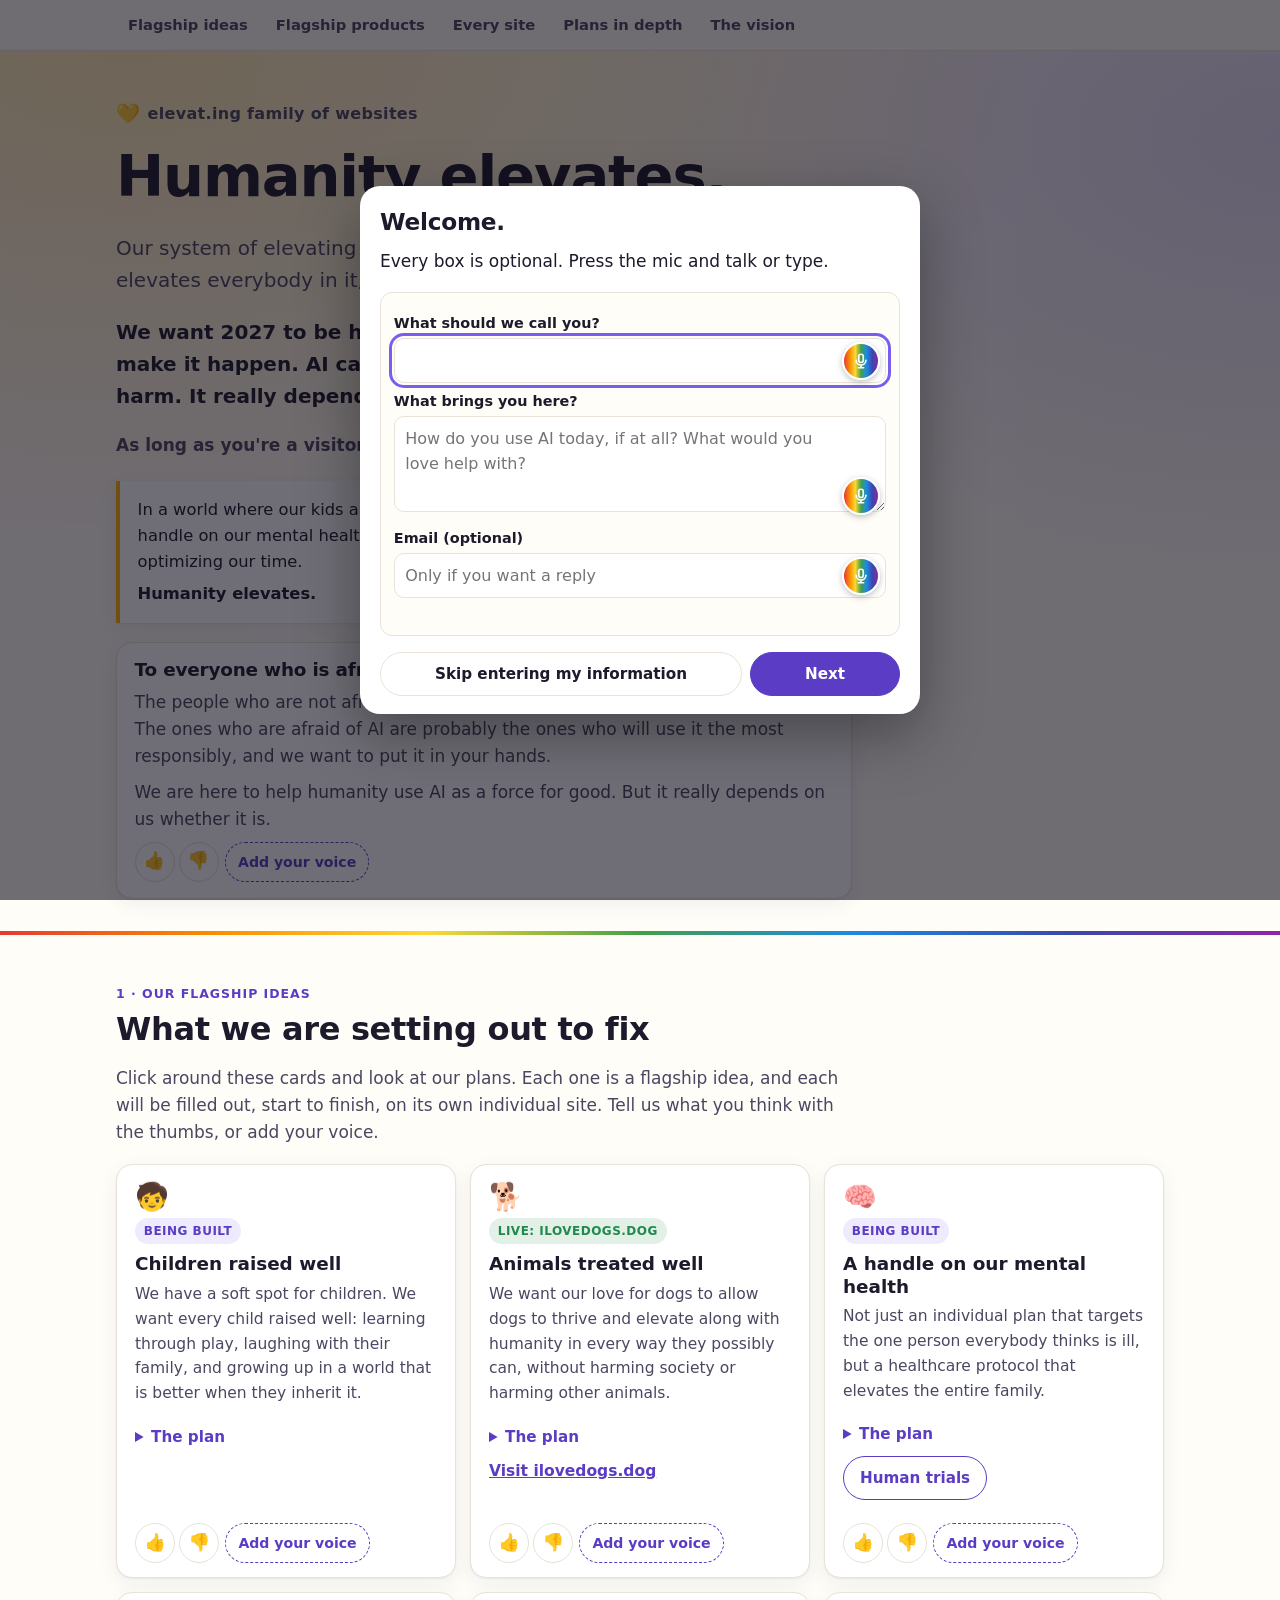
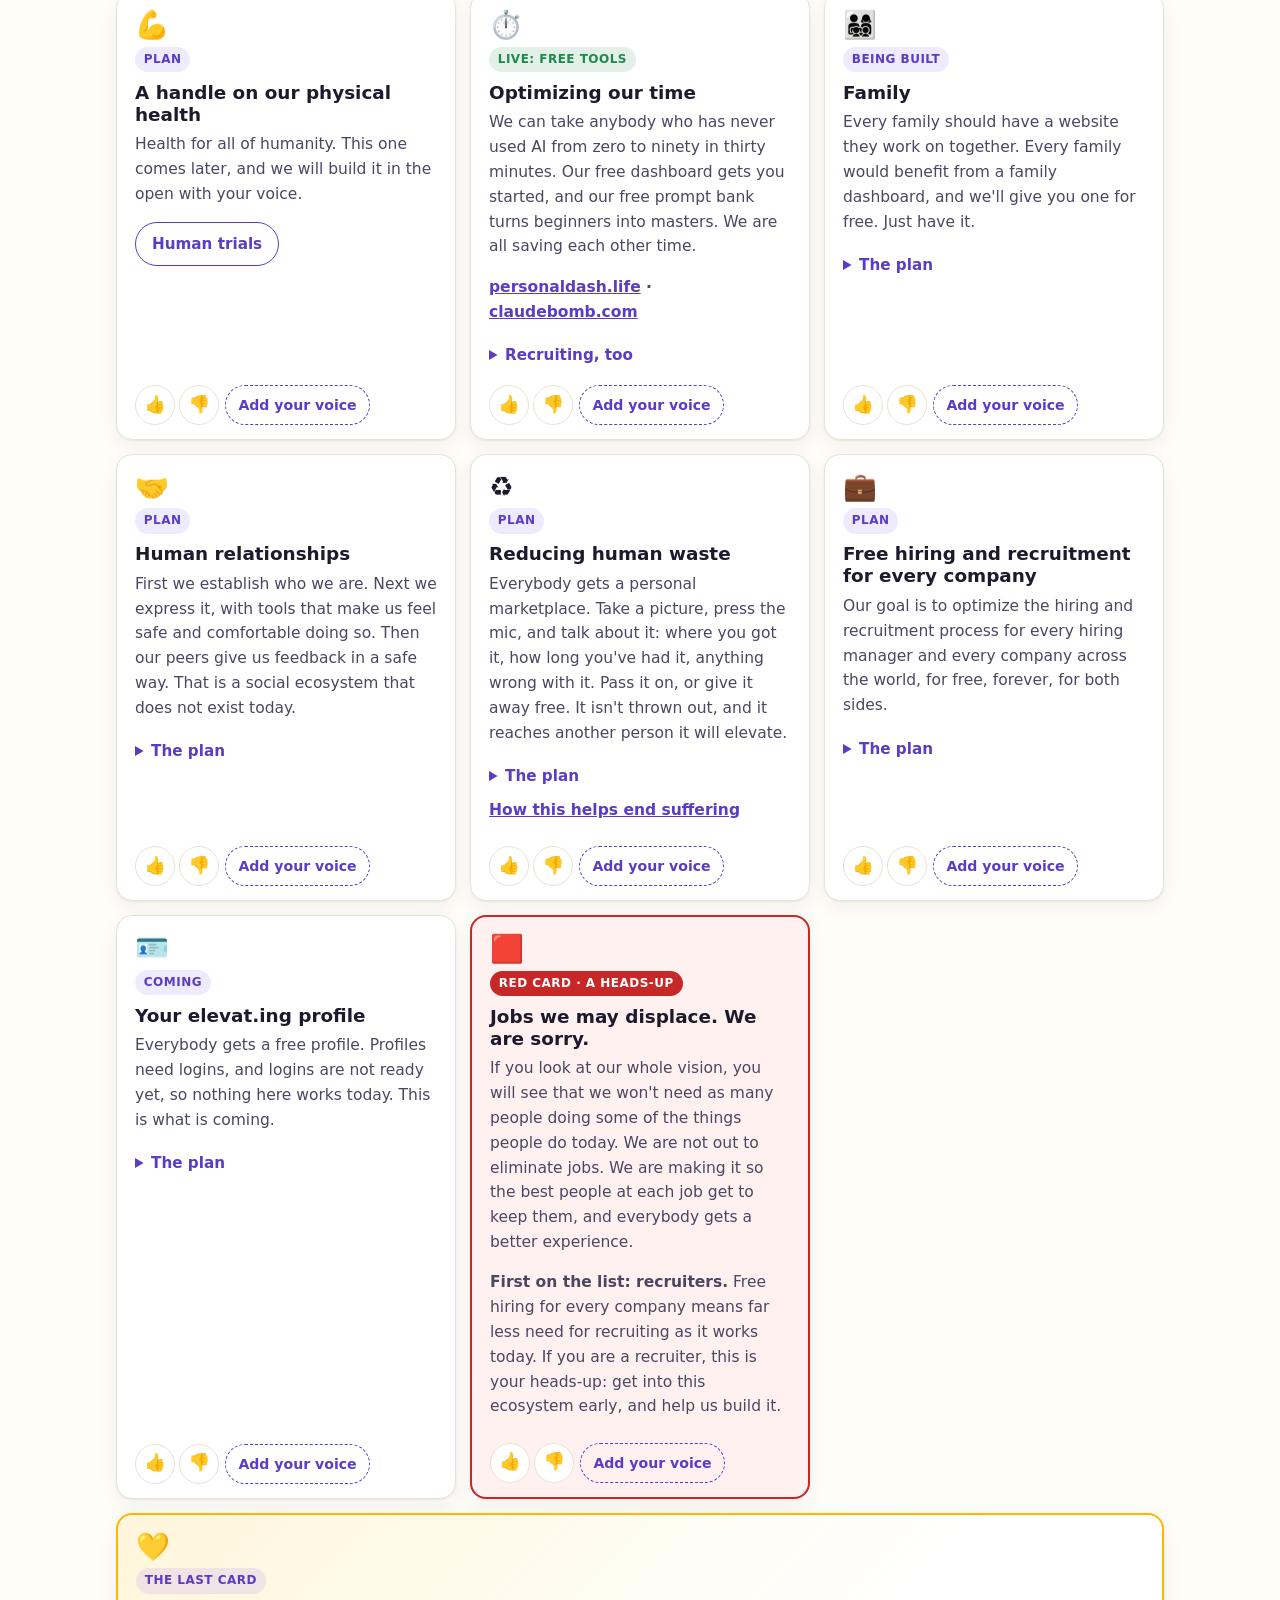
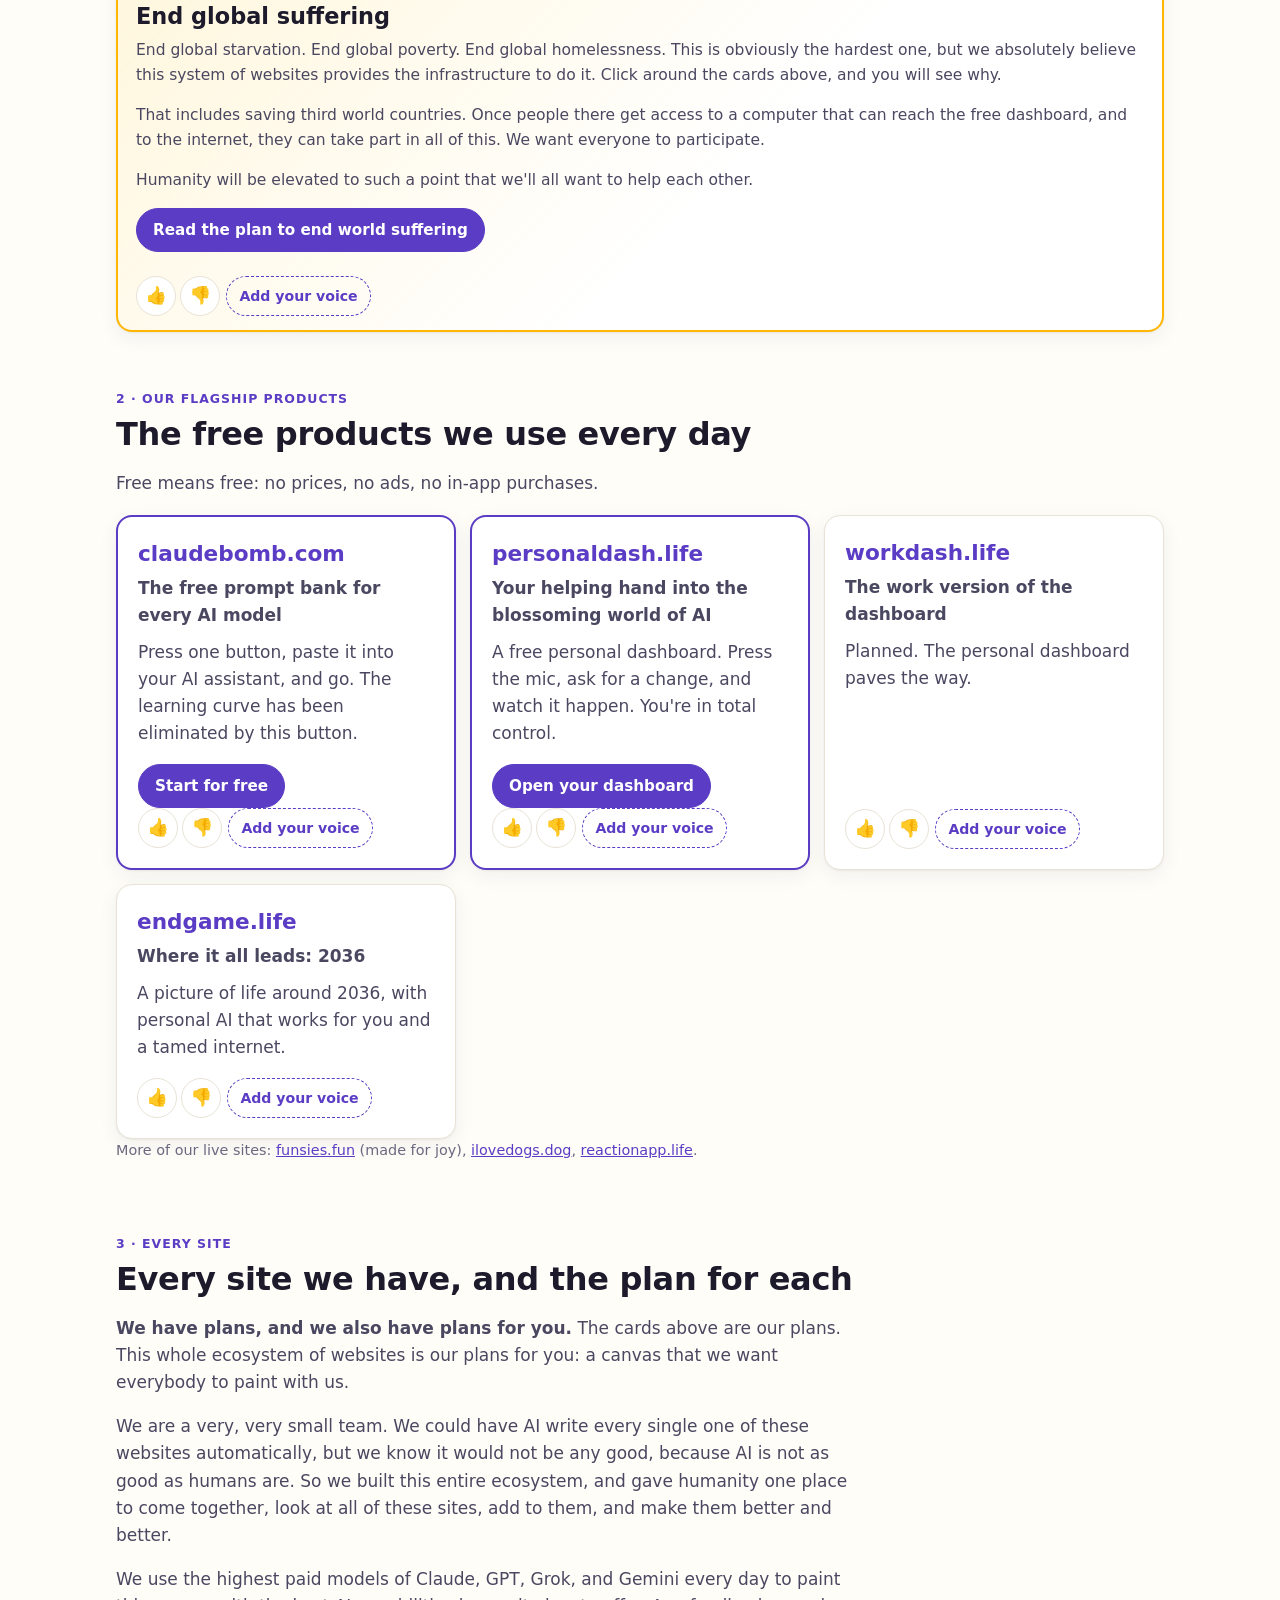
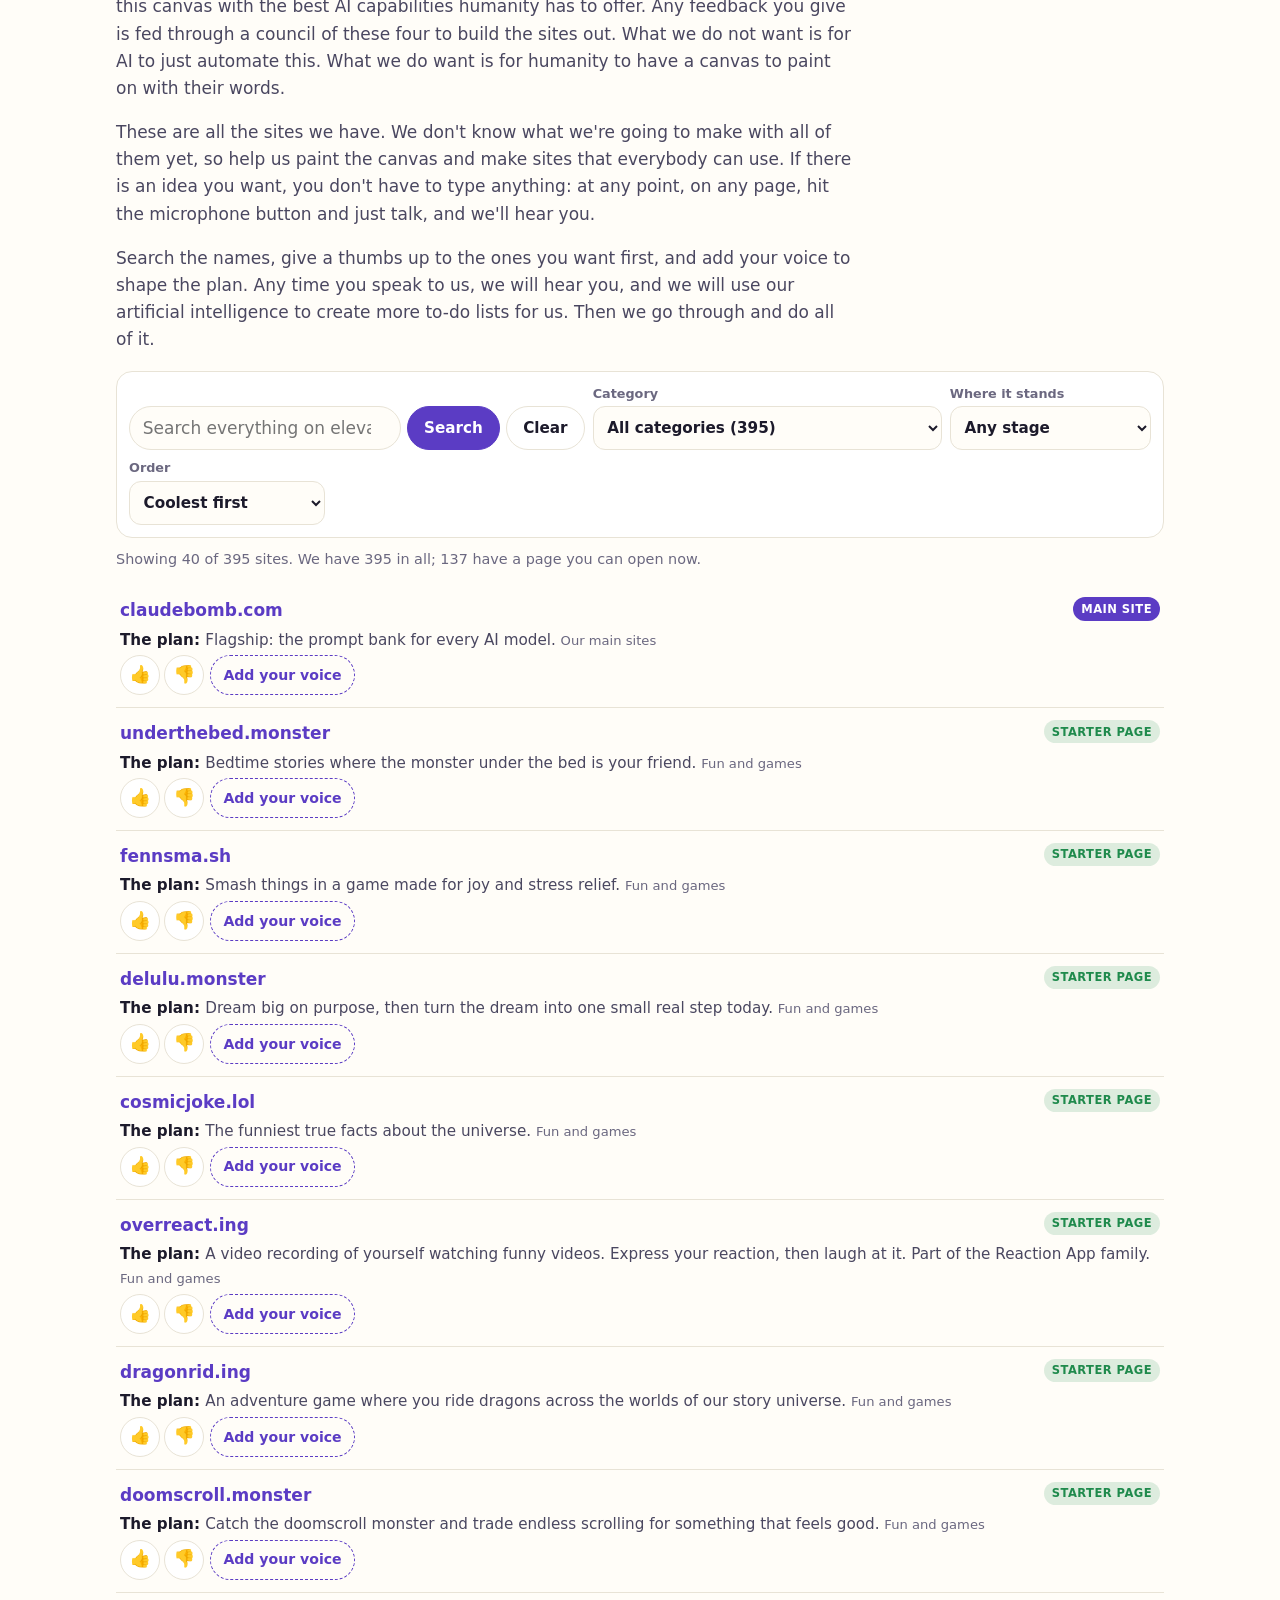
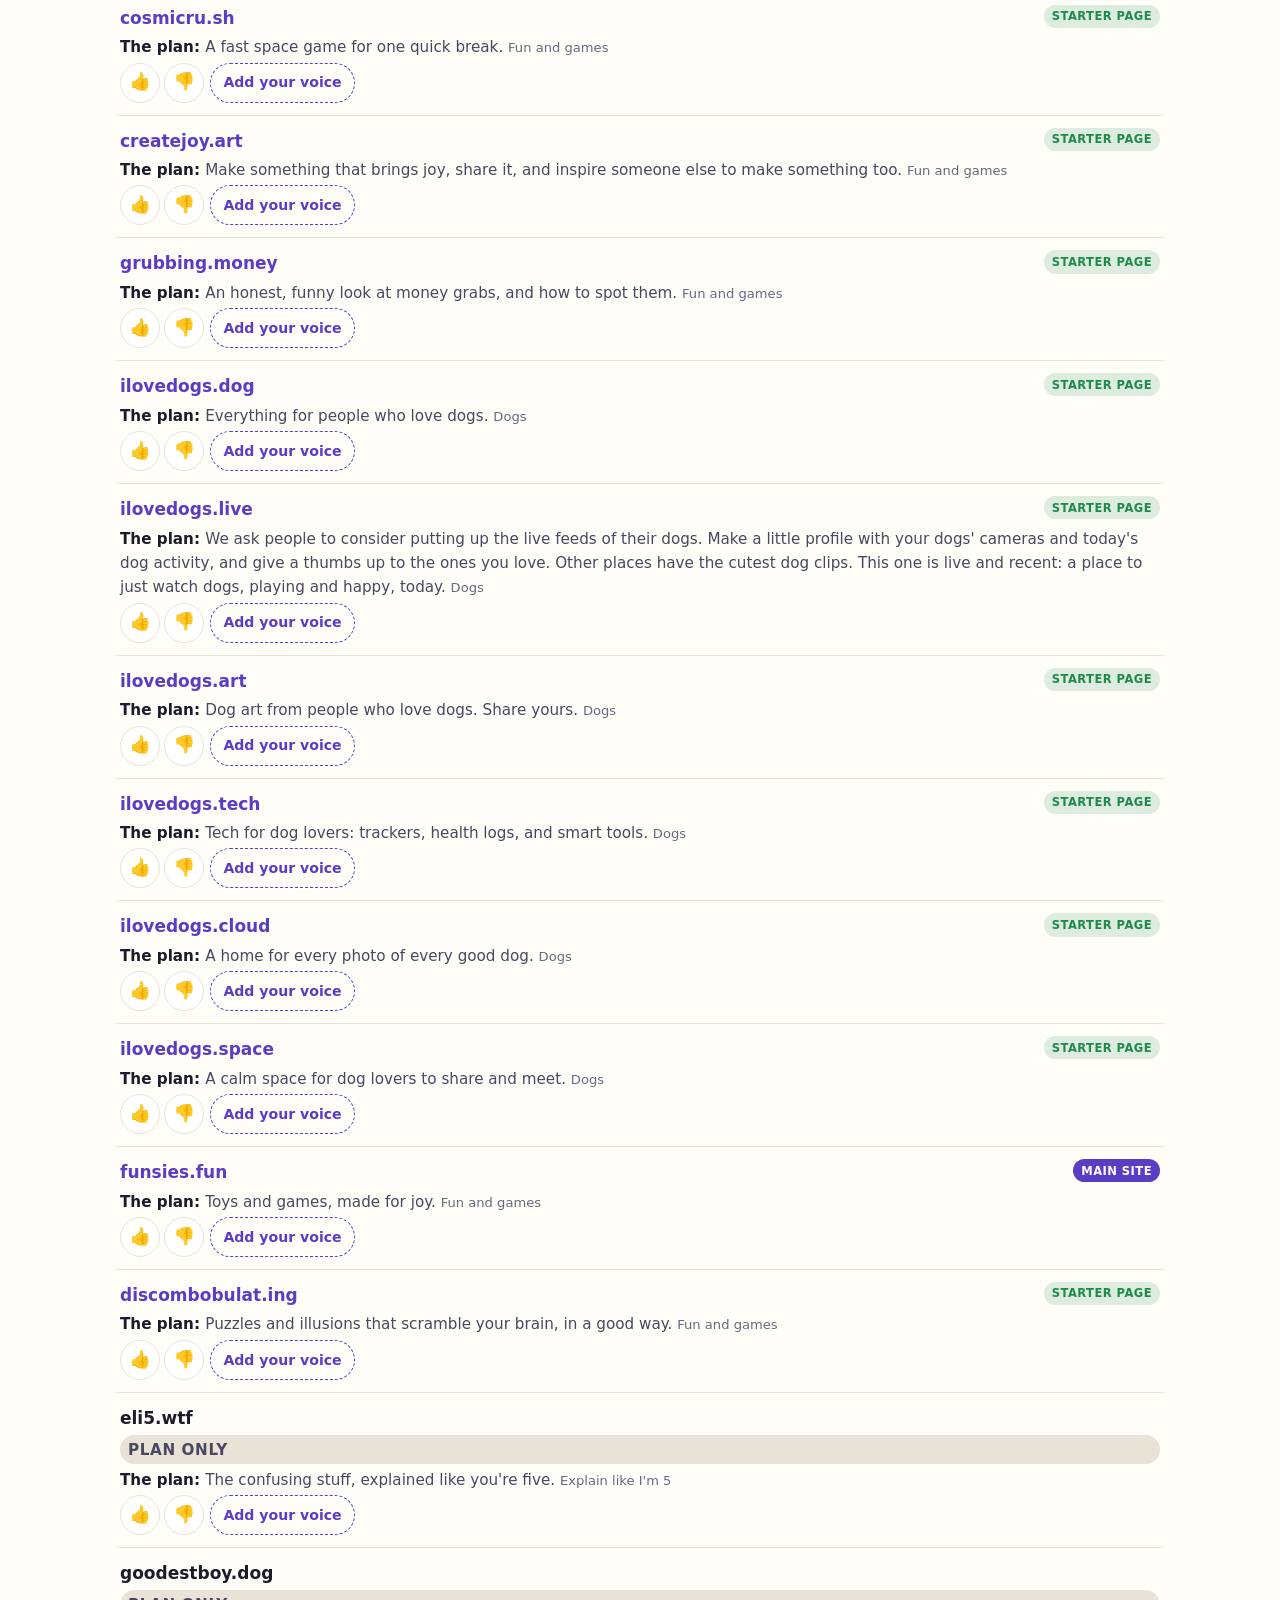
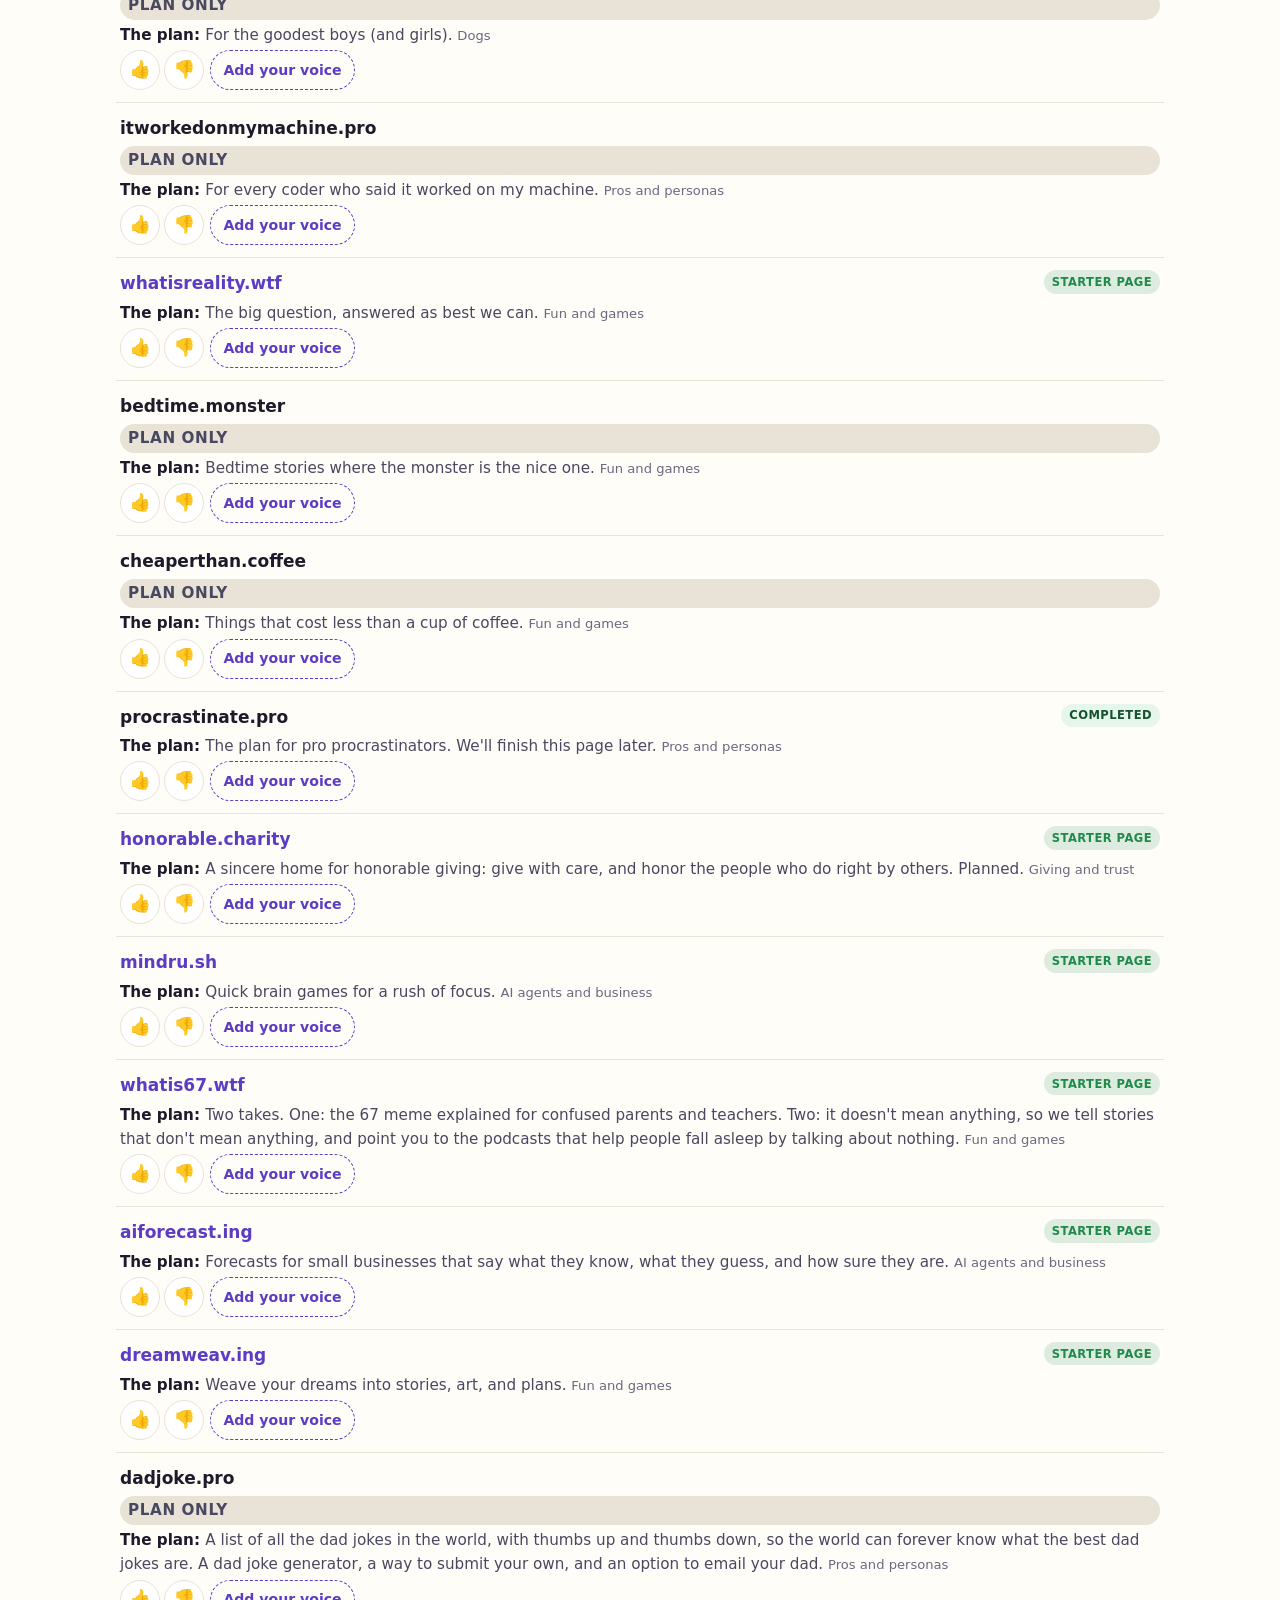
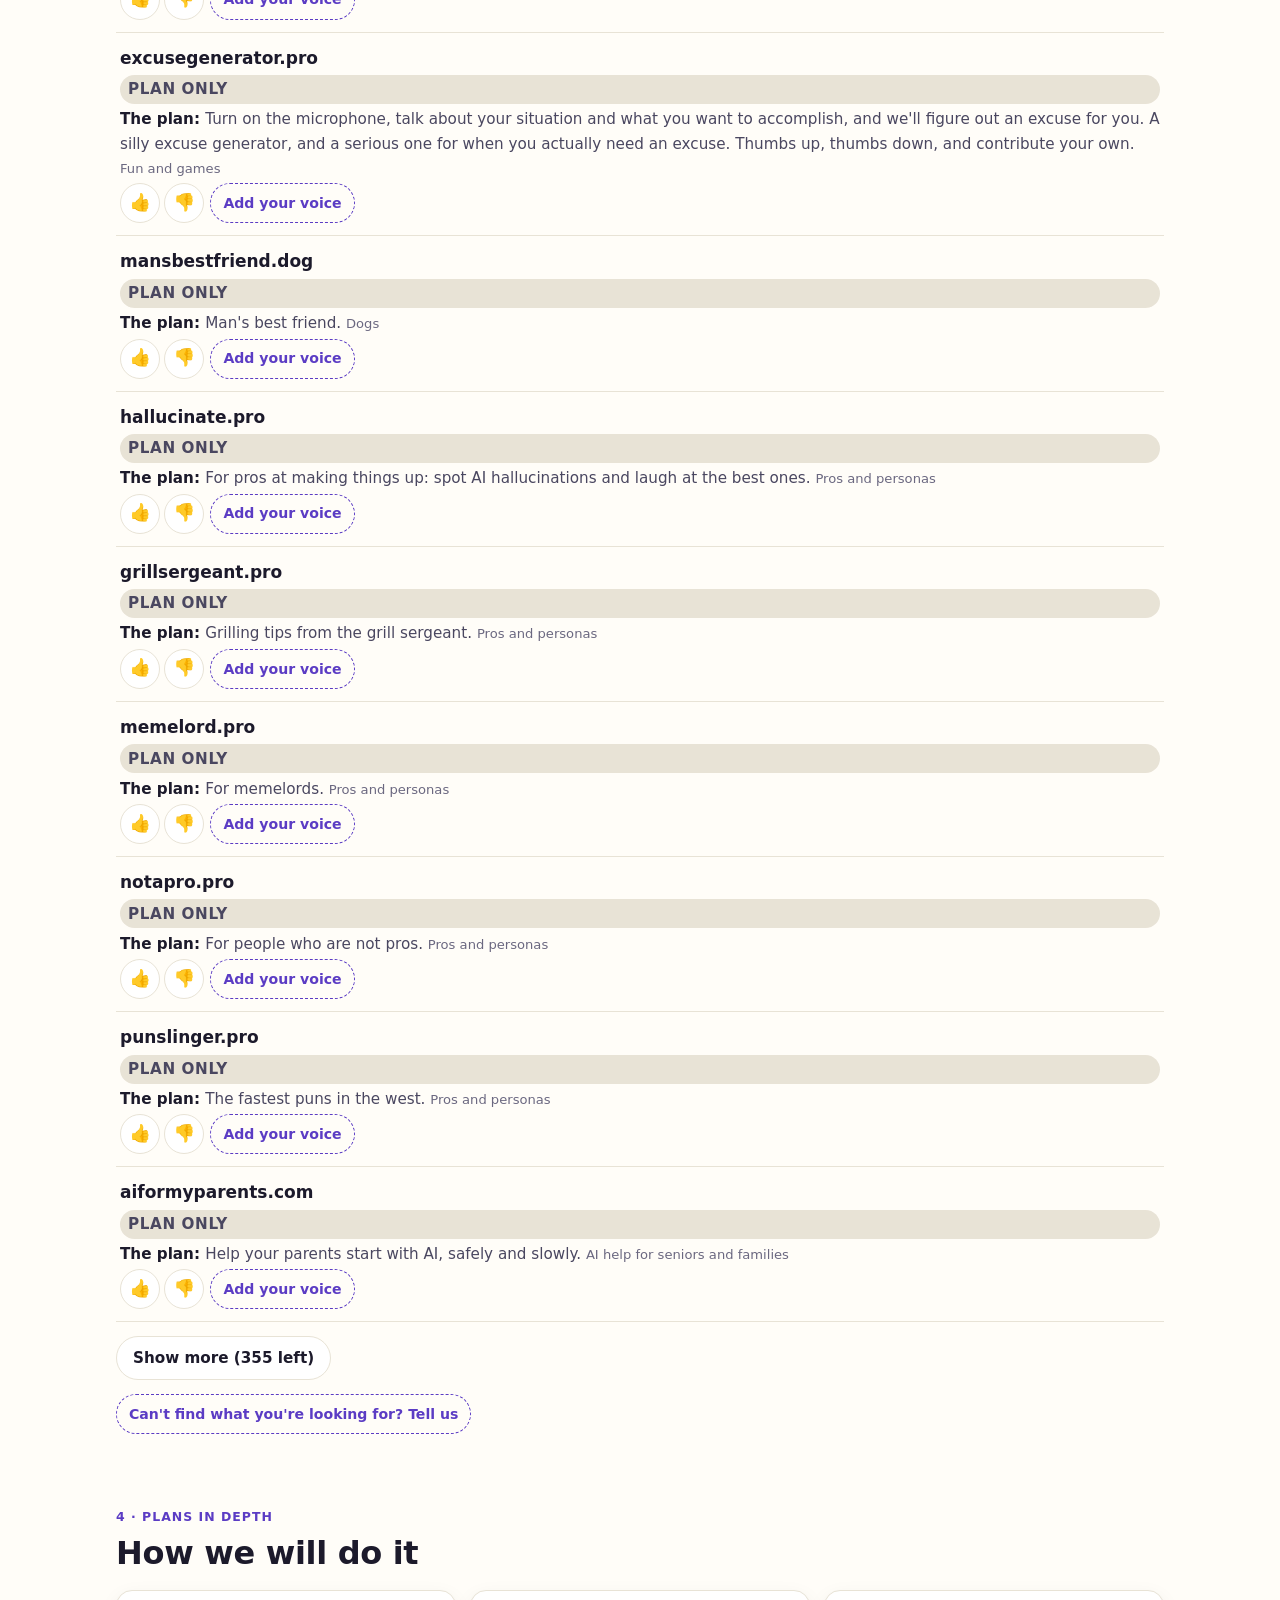
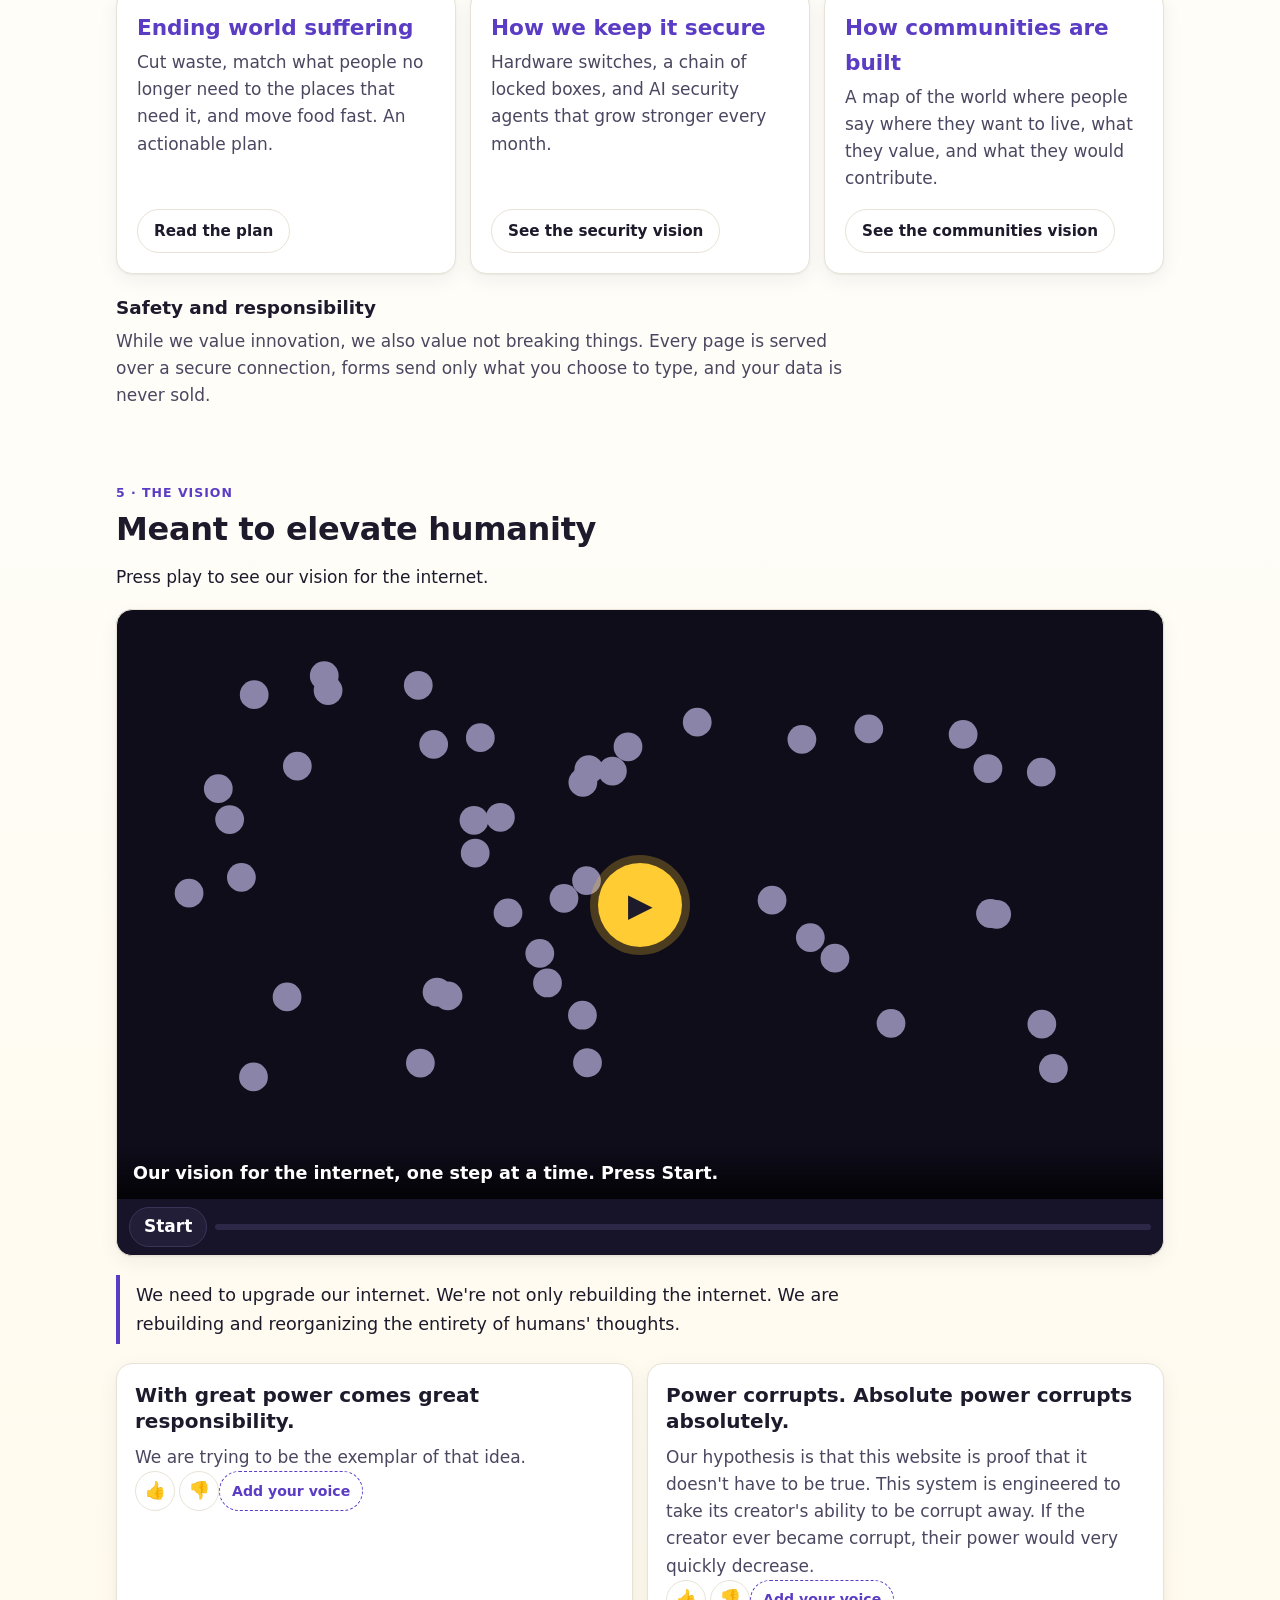
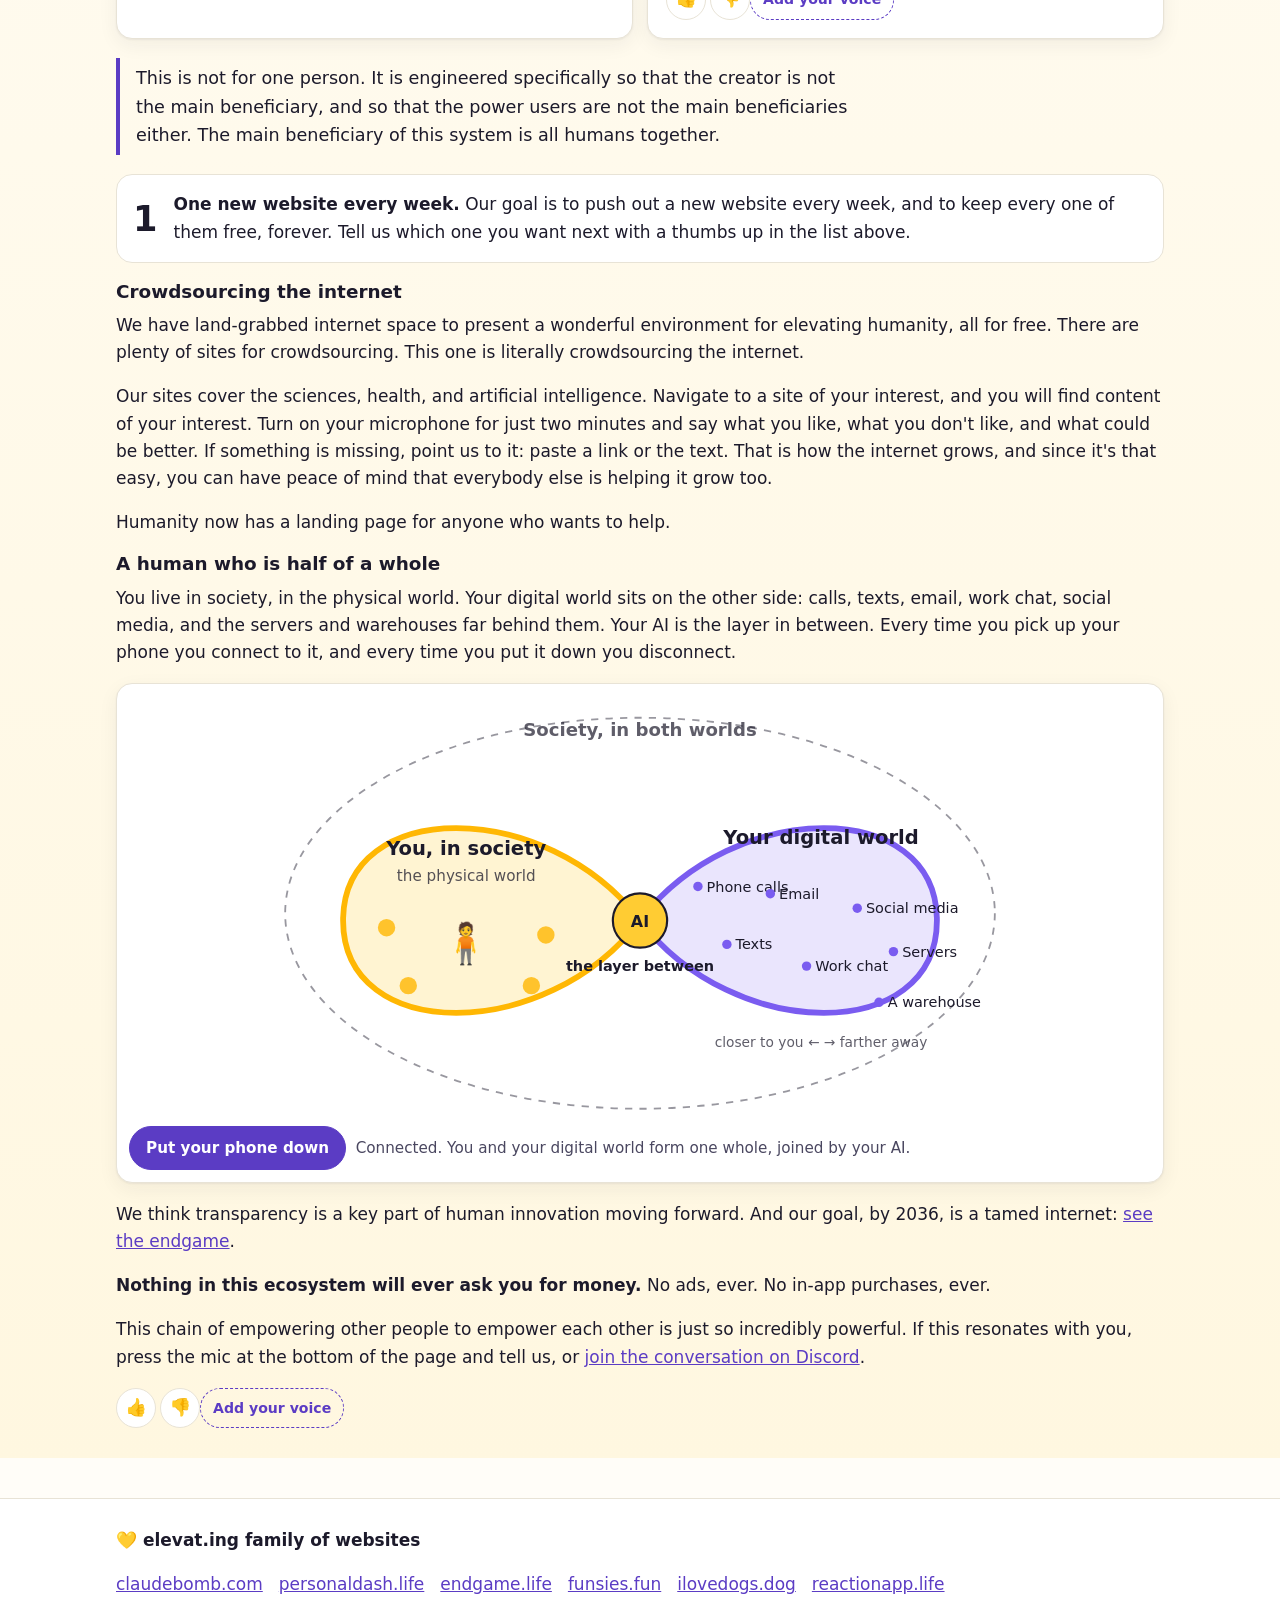
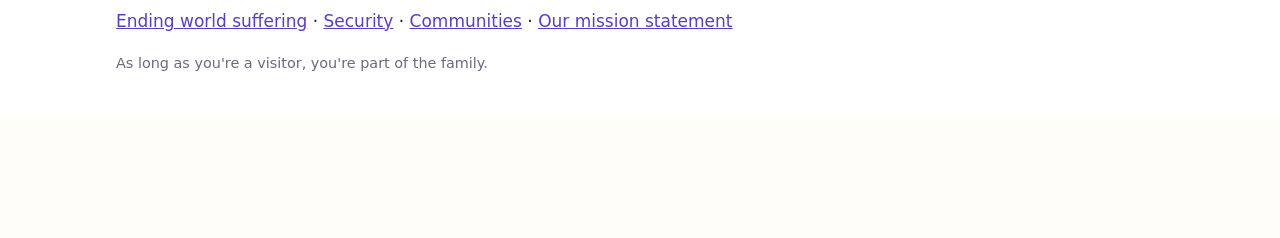
<file: index.html>
<!DOCTYPE html>
<html lang="en">
<head>
<meta charset="utf-8">
<meta name="viewport" content="width=device-width, initial-scale=1">
<title>elevat.ing | Our system of elevating websites</title>
<meta name="description" content="Free websites that elevate everybody in them, all together, for free.">
<link rel="canonical" href="https://elevat.ing/">
<meta property="og:type" content="website">
<meta property="og:title" content="elevat.ing | Our system of elevating websites">
<meta property="og:description" content="Free websites that elevate everybody in them, all together, for free.">
<meta property="og:url" content="https://elevat.ing/">
<meta name="twitter:card" content="summary">
<meta name="theme-color" content="#ffcc33">
<link rel="icon" href="data:image/svg+xml,%3Csvg xmlns='http://www.w3.org/2000/svg' viewBox='0 0 100 100'%3E%3Ctext y='.9em' font-size='90'%3E%F0%9F%92%9B%3C/text%3E%3C/svg%3E">
<link rel="stylesheet" href="css/elv8.css?v=3">
</head>
<body>
<a class="skip" href="#main">Skip to content</a>

<nav class="secnav" aria-label="On this page">
  <ul class="wrap">
    <li><a href="#missions">Flagship ideas</a></li>
    <li><a href="#flagships">Flagship products</a></li>
    <li><a href="#sites">Every site</a></li>
    <li><a href="#plans">Plans in depth</a></li>
    <li><a href="#vision">The vision</a></li>
  </ul>
</nav>

<header class="hero">
  <div class="wrap">
    <p class="brand"><span class="heart" aria-hidden="true">💛</span> elevat.ing family of websites</p>
    <h1>Humanity elevates.</h1>
    <p class="lead">Our system of elevating websites is called elevating because it elevates everybody in it, all together, for free.</p>
    <p class="lead year">We want 2027 to be humanity's year, and we're going to help make it happen. AI can be a greater force for good than harm. It really depends on us whether it is.</p>
    <p class="family-line">As long as you're a visitor, you're part of the family.</p>
    <div class="hero-quote">
      <p>In a world where our kids are raised well, we're treating animals well. We have a handle on our mental health. We have a handle on our physical health, and we are optimizing our time.</p>
      <p>Humanity elevates.</p>
    </div>
    <div class="afraid" data-react="afraid-of-ai" data-label="To everyone who is afraid of AI">
      <h2 class="afraid-h">To everyone who is afraid of AI</h2>
      <p>The people who are not afraid of AI are the ones out there pushing it to its limits. The ones who are afraid of AI are probably the ones who will use it the most responsibly, and we want to put it in your hands.</p>
      <p>We are here to help humanity use AI as a force for good. But it really depends on us whether it is.</p>
      <div class="foot"></div>
    </div>
  </div>
</header>


<main id="main">

<section class="wrap sec" id="missions" aria-labelledby="missions-h">
  <span class="kicker">1 · Our flagship ideas</span>
  <h2 id="missions-h">What we are setting out to fix</h2>
  <p class="intro">Click around these cards and look at our plans. Each one is a flagship idea, and each will be filled out, start to finish, on its own individual site. Tell us what you think with the thumbs, or add your voice.</p>

  <div class="cards">
    <article class="card" data-react="mission-kids" data-label="Mission: children">
      <div class="ico" aria-hidden="true">🧒</div>
      <span class="status">Being built</span>
      <h3>Children raised well</h3>
      <p>We have a soft spot for children. We want every child raised well: learning through play, laughing with their family, and growing up in a world that is better when they inherit it.</p>
      <details><summary>The plan</summary><ul>
        <li>Free games and learning for kids, and lists of the games every generation loves, on <a href="https://funsies.fun/" target="_blank" rel="noopener">funsies.fun</a>.</li>
        <li>Fun, entertaining games that teach logical thinking.</li>
        <li>Play as the learning tool: structured play, adults coaching kids on how well they play, and kids seeing, out in the open, things like who is being the nicest.</li>
        <li>Families building their own games together, just by talking to AI.</li>
        <li>Parents helping each child write their own mission statement.</li>
      </ul></details>
      <div class="foot"></div>
    </article>

    <article class="card" data-react="mission-animals" data-label="Mission: animals">
      <div class="ico" aria-hidden="true">🐕</div>
      <span class="status live">Live: ilovedogs.dog</span>
      <h3>Animals treated well</h3>
      <p>We want our love for dogs to allow dogs to thrive and elevate along with humanity in every way they possibly can, without harming society or harming other animals.</p>
      <details><summary>The plan</summary><ul>
        <li>Free signal bands, so every dog lover knows whether a dog wants to say hello.</li>
        <li>Open, fresh dog-food recipes, and food that would be wasted reaching dogs and hungry people.</li>
        <li>A reliable place for vets and owners: what blogs say next to what the medical evidence says, with sources.</li>
        <li>Fostering, dog walking, and a good-dog certification for places like beaches.</li>
      </ul></details>
      <p class="go"><a href="https://ilovedogs.dog/" target="_blank" rel="noopener">Visit ilovedogs.dog</a></p>
      <div class="foot"></div>
    </article>

    <article class="card" data-react="mission-mental" data-label="Mission: mental health">
      <div class="ico" aria-hidden="true">🧠</div>
      <span class="status">Being built</span>
      <h3>A handle on our mental health</h3>
      <p>Not just an individual plan that targets the one person everybody thinks is ill, but a healthcare protocol that elevates the entire family.</p>
      <details><summary>The plan</summary><ul>
        <li>Family involvement, so no one is struggling alone.</li>
        <li>A peer support network.</li>
        <li>Tools that help families talk to each other better.</li>
        <li>When it comes to the human mind, there are no true experts yet. The people who help are valued professionals, and we treat them that way.</li>
        <li>More frequent care when someone is in duress, and an end to waiting months for an appointment.</li>
        <li>Open questions we want answered together, such as when, if ever, medication should be given to someone against their will.</li>
        <li>We are not licensed medical professionals, and we say so plainly. This is a well-being tool, not medical advice.</li>
      </ul></details>
      <p><button type="button" class="btn trials" data-trials>Human trials</button></p>
      <div class="foot"></div>
    </article>

    <article class="card" data-react="mission-physical" data-label="Mission: physical health">
      <div class="ico" aria-hidden="true">💪</div>
      <span class="status">Plan</span>
      <h3>A handle on our physical health</h3>
      <p>Health for all of humanity. This one comes later, and we will build it in the open with your voice.</p>
      <p><button type="button" class="btn trials" data-trials>Human trials</button></p>
      <div class="foot"></div>
    </article>

    <article class="card" data-react="mission-time" data-label="Mission: time">
      <div class="ico" aria-hidden="true">⏱️</div>
      <span class="status live">Live: free tools</span>
      <h3>Optimizing our time</h3>
      <p>We can take anybody who has never used AI from zero to ninety in thirty minutes. Our free dashboard gets you started, and our free prompt bank turns beginners into masters. We are all saving each other time.</p>
      <p class="go"><a href="https://personaldash.life/" target="_blank" rel="noopener">personaldash.life</a> · <a href="https://claudebomb.com/" target="_blank" rel="noopener">claudebomb.com</a></p>
      <details><summary>Recruiting, too</summary><ul>
        <li>Hiring is another place we optimize time. The pay conversation wastes everybody's time: people interview for jobs that will never pay them what they're worth.</li>
        <li>Free hiring saves time on both sides: for hiring managers, recruiters, and applicants.</li>
        <li><a href="#hiring">See the hiring plan</a>.</li>
      </ul></details>
      <div class="foot"></div>
    </article>

    <article class="card" data-react="mission-family" data-label="Mission: family">
      <div class="ico" aria-hidden="true">👨‍👩‍👧‍👦</div>
      <span class="status">Being built</span>
      <h3>Family</h3>
      <p>Every family should have a website they work on together. Every family would benefit from a family dashboard, and we'll give you one for free. Just have it.</p>
      <details><summary>The plan</summary><ul>
        <li>A mission statement for every family member, with parents helping kids write theirs.</li>
        <li>Calendars that sync, and what the kids are learning in school.</li>
        <li>A family website that can stay private or be public.</li>
        <li>Its own site is on the way.</li>
      </ul></details>
      <div class="foot"></div>
    </article>

    <article class="card" data-react="mission-relationships" data-label="Mission: human relationships">
      <div class="ico" aria-hidden="true">🤝</div>
      <span class="status">Plan</span>
      <h3>Human relationships</h3>
      <p>First we establish who we are. Next we express it, with tools that make us feel safe and comfortable doing so. Then our peers give us feedback in a safe way. That is a social ecosystem that does not exist today.</p>
      <details><summary>The plan</summary><ul>
        <li>A personal dashboard you feel comfortable sharing, to express your identity and your beliefs.</li>
        <li>Circles of privacy: you at the center, your closest friends and family in the first ring, and so on out.</li>
        <li>Help for significant others, families and friends to understand each other better.</li>
      </ul></details>
      <div class="foot"></div>
    </article>

    <article class="card" data-react="mission-waste" data-label="Mission: reducing human waste">
      <div class="ico" aria-hidden="true">♻️</div>
      <span class="status">Plan</span>
      <h3>Reducing human waste</h3>
      <p>Everybody gets a personal marketplace. Take a picture, press the mic, and talk about it: where you got it, how long you've had it, anything wrong with it. Pass it on, or give it away free. It isn't thrown out, and it reaches another person it will elevate.</p>
      <details><summary>The plan</summary><ul>
        <li>No forms full of categories, no subscriptions, no spam.</li>
        <li>By default, anything that doesn't find a new home in a month becomes free.</li>
        <li>Surplus food reaching people who need it, fast.</li>
      </ul></details>
      <p class="go"><a href="end-suffering/">How this helps end suffering</a></p>
      <div class="foot"></div>
    </article>

    <article class="card" id="hiring" data-react="mission-hiring" data-label="Mission: free hiring and recruitment">
      <div class="ico" aria-hidden="true">💼</div>
      <span class="status">Plan</span>
      <h3>Free hiring and recruitment for every company</h3>
      <p>Our goal is to optimize the hiring and recruitment process for every hiring manager and every company across the world, for free, forever, for both sides.</p>
      <details><summary>The plan</summary><ul>
        <li>Add your resume and say whether you are open to work.</li>
        <li>A hiring manager pastes the link to a public job posting. We show the exact search filter we will use, and it can never filter on years of experience or whether you are employed right now.</li>
        <li>People whose resumes match get a link to one clean application: a yes or no next to each line of the job, and a mic to say anything you want the hiring manager to know. We keep your words as text, never your voice, because we don't want you to be nervous.</li>
        <li>At the top: the company, the job title, the level, the location, and how the pay is structured.</li>
        <li>A slider where you set the lowest pay you would accept.</li>
        <li>Hiring managers, recruiters and teammates work as one hiring team.</li>
      </ul></details>
      <div class="foot"></div>
    </article>

    <article class="card" data-react="mission-profile" data-label="Coming: your elevat.ing profile">
      <div class="ico" aria-hidden="true">🪪</div>
      <span class="status">Coming</span>
      <h3>Your elevat.ing profile</h3>
      <p>Everybody gets a free profile. Profiles need logins, and logins are not ready yet, so nothing here works today. This is what is coming.</p>
      <details><summary>The plan</summary><ul>
        <li>A free amount of storage for your photos, videos, and text, meant to stay free.</li>
        <li>Your feed as a summary by default, with a button to show your verbatim conversation if you want it.</li>
        <li>A mic for feedback on every profile, and a way to send a friend request.</li>
        <li>The tools and products you use, public by default, so everybody gets a sense of what other people are using.</li>
        <li>Your own marketplace, from the "Reducing human waste" card.</li>
        <li>Circles of privacy: you choose which ring sees what.</li>
        <li>Usernames: the first person to claim a name sets its capitalization.</li>
      </ul></details>
      <div class="foot"></div>
    </article>

    <article class="card red" data-react="mission-redcard" data-label="Red card: jobs we may displace">
      <div class="ico" aria-hidden="true">🟥</div>
      <span class="status">Red card · A heads-up</span>
      <h3>Jobs we may displace. We are sorry.</h3>
      <p>If you look at our whole vision, you will see that we won't need as many people doing some of the things people do today. We are not out to eliminate jobs. We are making it so the best people at each job get to keep them, and everybody gets a better experience.</p>
      <p><b>First on the list: recruiters.</b> Free hiring for every company means far less need for recruiting as it works today. If you are a recruiter, this is your heads-up: get into this ecosystem early, and help us build it.</p>
      <div class="foot"></div>
    </article>

    <article class="card last" data-react="mission-suffering" data-label="Mission: end global suffering">
      <div class="ico" aria-hidden="true">💛</div>
      <span class="status">The last card</span>
      <h3>End global suffering</h3>
      <p>End global starvation. End global poverty. End global homelessness. This is obviously the hardest one, but we absolutely believe this system of websites provides the infrastructure to do it. Click around the cards above, and you will see why.</p>
      <p>That includes saving third world countries. Once people there get access to a computer that can reach the free dashboard, and to the internet, they can take part in all of this. We want everyone to participate.</p>
      <p>Humanity will be elevated to such a point that we'll all want to help each other.</p>
      <p><a class="btn primary" href="end-suffering/">Read the plan to end world suffering</a></p>
      <div class="foot"></div>
    </article>
  </div>
</section>

<section class="wrap sec" id="flagships" aria-labelledby="flags-h">
  <span class="kicker">2 · Our flagship products</span>
  <h2 id="flags-h">The free products we use every day</h2>
  <p class="intro">Free means free: no prices, no ads, no in-app purchases.</p>
  <div class="flags">
    <article class="flag main" data-react="flag-claudebomb" data-label="Flagship: claudebomb.com">
      <p class="host"><a href="https://claudebomb.com/" target="_blank" rel="noopener">claudebomb.com</a></p>
      <p class="what">The free prompt bank for every AI model</p>
      <p>Press one button, paste it into your AI assistant, and go. The learning curve has been eliminated by this button.</p>
      <div class="foot"><a class="btn primary" href="https://claudebomb.com/" target="_blank" rel="noopener">Start for free</a></div>
    </article>
    <article class="flag main" data-react="flag-personaldash" data-label="Flagship: personaldash.life">
      <p class="host"><a href="https://personaldash.life/" target="_blank" rel="noopener">personaldash.life</a></p>
      <p class="what">Your helping hand into the blossoming world of AI</p>
      <p>A free personal dashboard. Press the mic, ask for a change, and watch it happen. You're in total control.</p>
      <div class="foot"><a class="btn primary" href="https://personaldash.life/" target="_blank" rel="noopener">Open your dashboard</a></div>
    </article>
    <article class="flag" data-react="flag-workdash" data-label="Flagship: workdash.life">
      <p class="host"><a href="https://workdash.life/" target="_blank" rel="noopener">workdash.life</a></p>
      <p class="what">The work version of the dashboard</p>
      <p>Planned. The personal dashboard paves the way.</p>
      <div class="foot"></div>
    </article>
    <article class="flag" data-react="flag-endgame" data-label="Flagship: endgame.life">
      <p class="host"><a href="https://endgame.life/" target="_blank" rel="noopener">endgame.life</a></p>
      <p class="what">Where it all leads: 2036</p>
      <p>A picture of life around 2036, with personal AI that works for you and a tamed internet.</p>
      <div class="foot"></div>
    </article>
  </div>
  <p class="small">More of our live sites: <a href="https://funsies.fun/" target="_blank" rel="noopener">funsies.fun</a> (made for joy), <a href="https://ilovedogs.dog/" target="_blank" rel="noopener">ilovedogs.dog</a>, <a href="https://reactionapp.life/" target="_blank" rel="noopener">reactionapp.life</a>.</p>
</section>

<section class="wrap sec" id="sites" aria-labelledby="sites-h">
  <span class="kicker">3 · Every site</span>
  <h2 id="sites-h">Every site we have, and the plan for each</h2>
  <p class="intro"><b>We have plans, and we also have plans for you.</b> The cards above are our plans. This whole ecosystem of websites is our plans for you: a canvas that we want everybody to paint with us.</p>
  <p class="intro">We are a very, very small team. We could have AI write every single one of these websites automatically, but we know it would not be any good, because AI is not as good as humans are. So we built this entire ecosystem, and gave humanity one place to come together, look at all of these sites, add to them, and make them better and better.</p>
  <p class="intro">We use the highest paid models of Claude, GPT, Grok, and Gemini every day to paint this canvas with the best AI capabilities humanity has to offer. Any feedback you give is fed through a council of these four to build the sites out. What we do not want is for AI to just automate this. What we do want is for humanity to have a canvas to paint on with their words.</p>
  <p class="intro">These are all the sites we have. We don't know what we're going to make with all of them yet, so help us paint the canvas and make sites that everybody can use. If there is an idea you want, you don't have to type anything: at any point, on any page, hit the microphone button and just talk, and we'll hear you.</p>
  <p class="intro">Search the names, give a thumbs up to the ones you want first, and add your voice to shape the plan. Any time you speak to us, we will hear you, and we will use our artificial intelligence to create more to-do lists for us. Then we go through and do all of it.</p>
  <div id="finder" class="finder" role="search" aria-label="Find a site"></div>
  <p class="small" id="sum" aria-live="polite"></p>
  <ul id="slist" class="slist"></ul>
  <p class="more"><button type="button" class="btn" id="showmore" hidden>Show more</button></p>
  <noscript><p class="small">Turn on JavaScript to see the full list.</p></noscript>
</section>

<section class="wrap sec" id="plans" aria-labelledby="plans-h">
  <span class="kicker">4 · Plans in depth</span>
  <h2 id="plans-h">How we will do it</h2>
  <div class="flags">
    <article class="flag"><p class="host"><a href="end-suffering/">Ending world suffering</a></p><p>Cut waste, match what people no longer need to the places that need it, and move food fast. An actionable plan.</p><div class="foot"><a class="btn" href="end-suffering/">Read the plan</a></div></article>
    <article class="flag"><p class="host"><a href="security/">How we keep it secure</a></p><p>Hardware switches, a chain of locked boxes, and AI security agents that grow stronger every month.</p><div class="foot"><a class="btn" href="security/">See the security vision</a></div></article>
    <article class="flag"><p class="host"><a href="communities/">How communities are built</a></p><p>A map of the world where people say where they want to live, what they value, and what they would contribute.</p><div class="foot"><a class="btn" href="communities/">See the communities vision</a></div></article>
  </div>
  <h3 style="margin-top:1.4rem">Safety and responsibility</h3>
  <p class="intro">While we value innovation, we also value not breaking things. Every page is served over a secure connection, forms send only what you choose to type, and your data is never sold.</p>
</section>

<section class="sec vision" id="vision" aria-labelledby="vision-h">
  <div class="wrap">
  <span class="kicker">5 · The vision</span>
  <h2 id="vision-h">Meant to elevate humanity</h2>
  <p class="intro">Press play to see our vision for the internet.</p>
  <div id="player" class="player" role="region" aria-label="Our vision for the internet, as a short animation"></div>

  <p class="big-quote">We need to upgrade our internet. We're not only rebuilding the internet. We are rebuilding and reorganizing the entirety of humans' thoughts.</p>

  <div class="quotes">
    <figure class="quote" data-react="quote-responsibility" data-label="Quote: great power">
      <blockquote>With great power comes great responsibility.</blockquote>
      <p>We are trying to be the exemplar of that idea.</p>
    </figure>
    <figure class="quote" data-react="quote-corruption" data-label="Quote: power corrupts">
      <blockquote>Power corrupts. Absolute power corrupts absolutely.</blockquote>
      <p>Our hypothesis is that this website is proof that it doesn't have to be true. This system is engineered to take its creator's ability to be corrupt away. If the creator ever became corrupt, their power would very quickly decrease.</p>
    </figure>
  </div>

  <p class="big-quote">This is not for one person. It is engineered specifically so that the creator is not the main beneficiary, and so that the power users are not the main beneficiaries either. The main beneficiary of this system is all humans together.</p>

  <div class="weekly">
    <span class="n" aria-hidden="true">1</span>
    <p style="margin:0"><b>One new website every week.</b> Our goal is to push out a new website every week, and to keep every one of them free, forever. Tell us which one you want next with a thumbs up in the list above.</p>
  </div>

  <h3>Crowdsourcing the internet</h3>
  <p>We have land-grabbed internet space to present a wonderful environment for elevating humanity, all for free. There are plenty of sites for crowdsourcing. This one is literally crowdsourcing the internet.</p>
  <p>Our sites cover the sciences, health, and artificial intelligence. Navigate to a site of your interest, and you will find content of your interest. Turn on your microphone for just two minutes and say what you like, what you don't like, and what could be better. If something is missing, point us to it: paste a link or the text. That is how the internet grows, and since it's that easy, you can have peace of mind that everybody else is helping it grow too.</p>
  <p>Humanity now has a landing page for anyone who wants to help.</p>

  <h3 id="half">A human who is half of a whole</h3>
  <p class="intro">You live in society, in the physical world. Your digital world sits on the other side: calls, texts, email, work chat, social media, and the servers and warehouses far behind them. Your AI is the layer in between. Every time you pick up your phone you connect to it, and every time you put it down you disconnect.</p>
  <div id="hourglass" class="hourglass" role="region" aria-label="A picture of a person and their digital world, joined like an infinity sign"></div>

  <p>We think transparency is a key part of human innovation moving forward. And our goal, by 2036, is a tamed internet: <a href="https://endgame.life/" target="_blank" rel="noopener">see the endgame</a>.</p>
  <p><b>Nothing in this ecosystem will ever ask you for money.</b> No ads, ever. No in-app purchases, ever.</p>
  <p>This chain of empowering other people to empower each other is just so incredibly powerful. If this resonates with you, press the mic at the bottom of the page and tell us, or <a href="https://discord.gg/gEnC8TpNc" target="_blank" rel="noopener">join the conversation on Discord</a>.</p>
  <div data-react="vision" data-label="The vision" class="links"></div>
  </div>
</section>

</main>

<footer class="site">
  <div class="wrap">
    <p><b><span class="heart" aria-hidden="true">💛</span> elevat.ing family of websites</b></p>
    <ul>
      <li><a href="https://claudebomb.com/" target="_blank" rel="noopener">claudebomb.com</a></li>
      <li><a href="https://personaldash.life/" target="_blank" rel="noopener">personaldash.life</a></li>
      <li><a href="https://endgame.life/" target="_blank" rel="noopener">endgame.life</a></li>
      <li><a href="https://funsies.fun/" target="_blank" rel="noopener">funsies.fun</a></li>
      <li><a href="https://ilovedogs.dog/" target="_blank" rel="noopener">ilovedogs.dog</a></li>
      <li><a href="https://reactionapp.life/" target="_blank" rel="noopener">reactionapp.life</a></li>
    </ul>
    <p><a href="end-suffering/">Ending world suffering</a> · <a href="security/">Security</a> · <a href="communities/">Communities</a> · <a href="#" data-fv-open>Our mission statement</a></p>
    <p class="small">As long as you're a visitor, you're part of the family.</p>
  </div>
</footer>

<div class="modal" id="trials" hidden>
  <div class="dlg" role="dialog" aria-modal="true" aria-labelledby="trials-h">
    <div class="dlg-top"><h2 id="trials-h">Human trials</h2><button type="button" class="btn" data-close>Close</button></div>
    <p><b>This button is here because we have architected, from start to finish, a human trial that we believe is important for humanity.</b> Anybody can look at it right now and see the sense in it and the methods.</p>
    <h3>The hypothesis</h3>
    <p>Some people in a mental health crisis talk at length about people and moments that seem unimportant to others but clearly matter to them. Our hypothesis is that if a person's own words are recorded, with their consent, AI could find patterns in them that are actually relevant to their care, and give their professional real talking points. As far as we know, psychiatrists are not recommending this today. It is a hypothesis: an avenue to explore, not a solution.</p>
    <h3>The trial, in brief</h3>
    <ul>
      <li><b>Who:</b> people who agree to take part, with informed consent, and professionals trained in this approach.</li>
      <li><b>What:</b> the participant's own speech is recorded and transcribed, and AI looks for recurring themes and gives the professional talking points.</li>
      <li><b>Measure:</b> whether those talking points help care, as judged by the participant, the family, and the professional.</li>
      <li><b>Safeguards:</b> consent that can be withdrawn at any time, strict privacy for every recording, and review by an ethics board before anything starts.</li>
    </ul>
    <h3>Join in</h3>
    <p>We are standing by for anybody who wants to cooperate with us. We welcome any practitioner out there to take this on and report back their findings. Press the mic at the bottom of the page to tell us.</p>
  </div>
</div>

<script src="js/elv8.js?v=4" defer></script>
<script src="https://hmrfamily.life/js/hmr-dock.js?v=6.10.2" data-site="elevat.ing" defer></script>
</body>
</html>
</file>
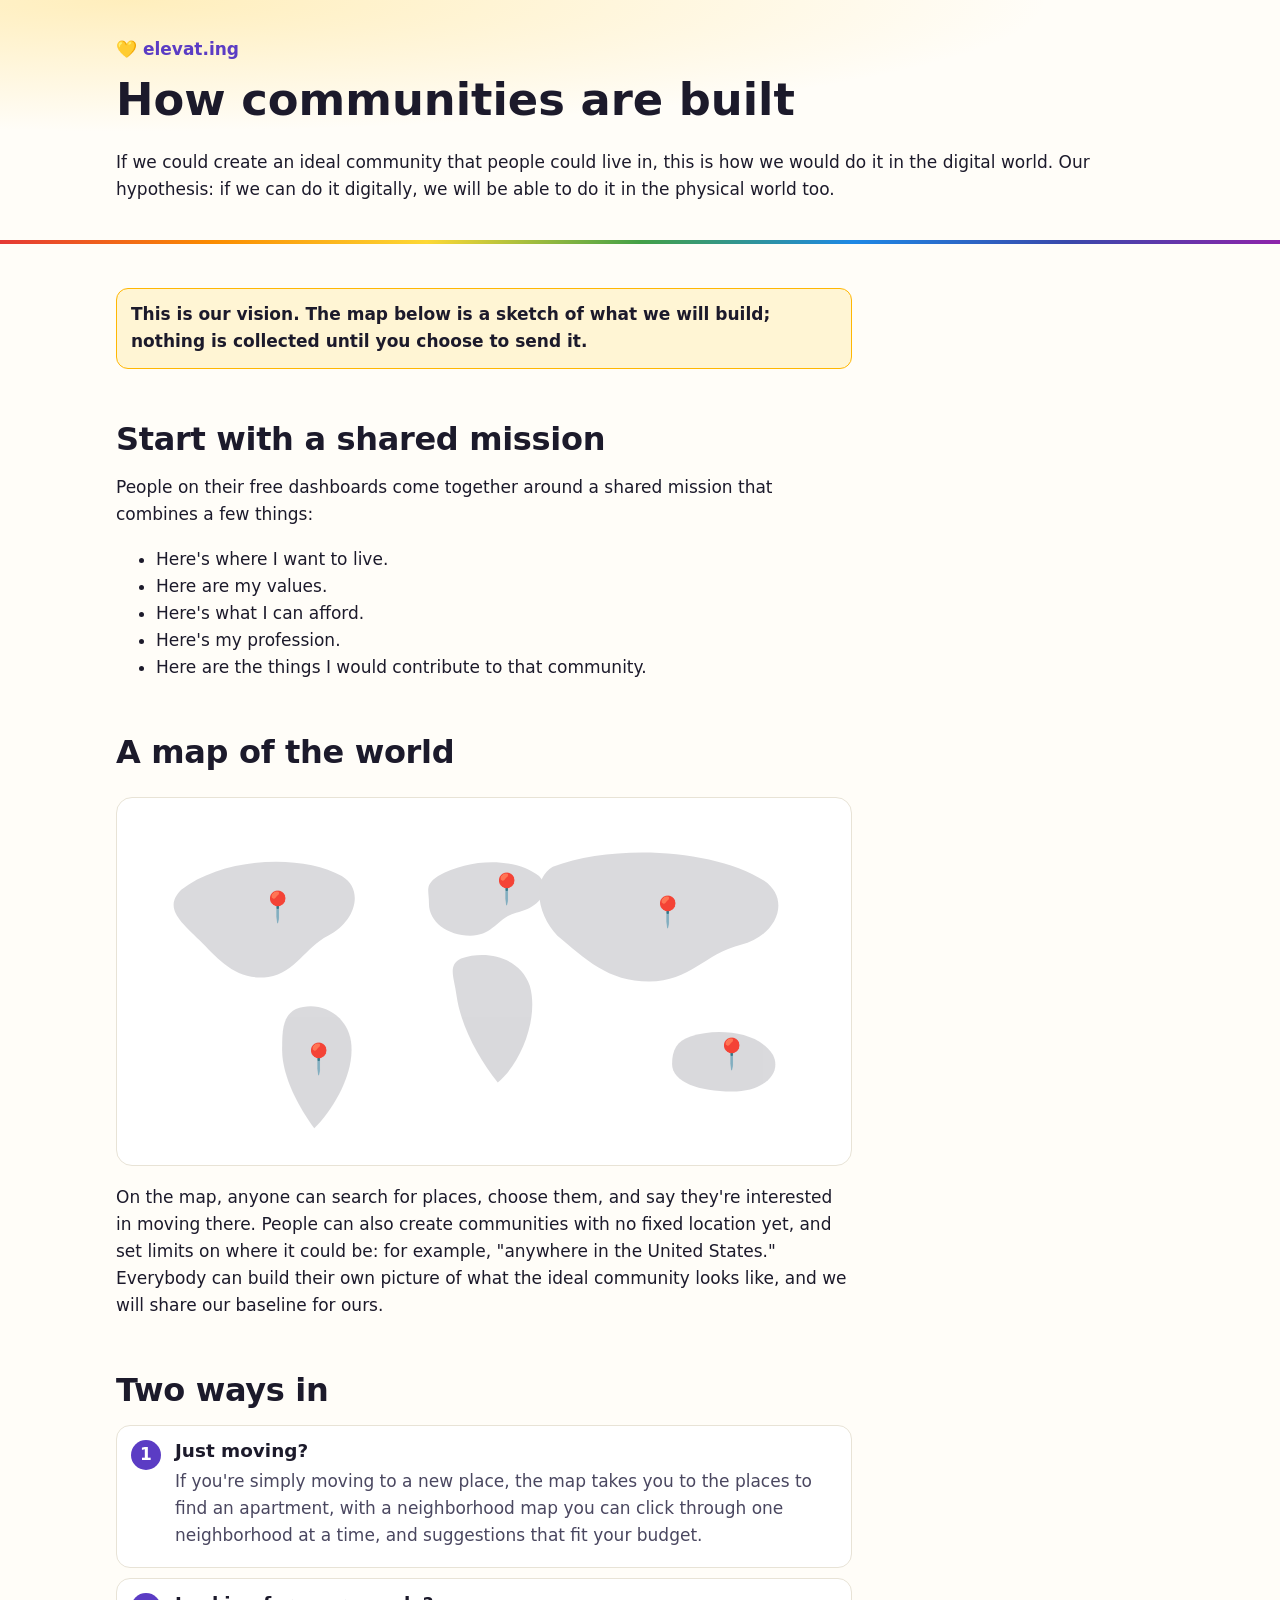
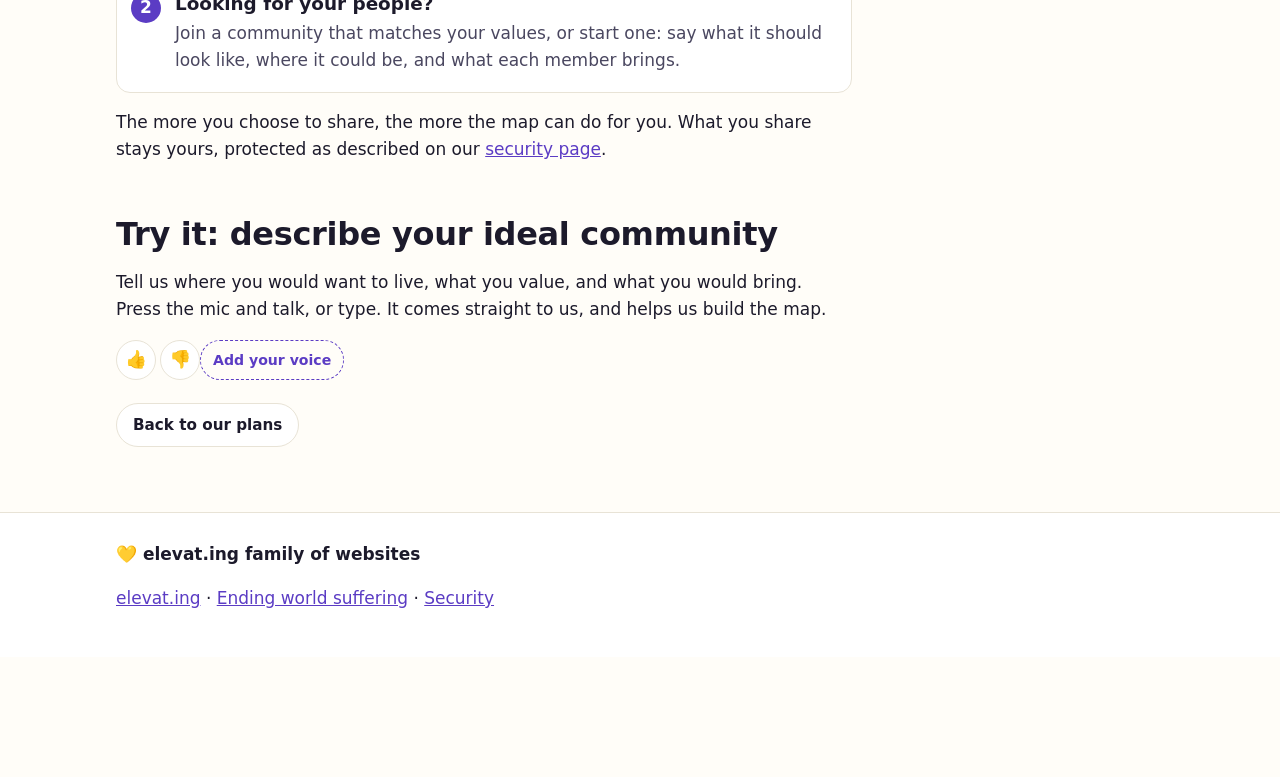
<file: communities/index.html>
<!DOCTYPE html>
<html lang="en">
<head>
<meta charset="utf-8">
<meta name="viewport" content="width=device-width, initial-scale=1">
<title>How communities are built | elevat.ing</title>
<meta name="description" content="Our vision for how communities are built: a map of the world where people say where they want to live, what they value, and what they would contribute.">
<link rel="canonical" href="https://elevat.ing/communities/">
<link rel="icon" href="data:image/svg+xml,%3Csvg xmlns='http://www.w3.org/2000/svg' viewBox='0 0 100 100'%3E%3Ctext y='.9em' font-size='90'%3E%F0%9F%92%9B%3C/text%3E%3C/svg%3E">
<link rel="stylesheet" href="../css/elv8.css?v=3">
</head>
<body>
<a class="skip" href="#main">Skip to content</a>
<header class="page-hero">
  <div class="wrap">
    <a class="crumb" href="../">💛 elevat.ing</a>
    <h1>How communities are built</h1>
    <p class="lead">If we could create an ideal community that people could live in, this is how we would do it in the digital world. Our hypothesis: if we can do it digitally, we will be able to do it in the physical world too.</p>
  </div>
</header>
<main id="main" class="wrap sec">
  <div class="prose">
    <p class="status-note">This is our vision. The map below is a sketch of what we will build; nothing is collected until you choose to send it.</p>

    <h2>Start with a shared mission</h2>
    <p>People on their free dashboards come together around a shared mission that combines a few things:</p>
    <ul>
      <li>Here's where I want to live.</li>
      <li>Here are my values.</li>
      <li>Here's what I can afford.</li>
      <li>Here's my profession.</li>
      <li>Here are the things I would contribute to that community.</li>
    </ul>

    <h2>A map of the world</h2>
    <svg viewBox="0 0 320 160" role="img" aria-label="A sketch of a world map with community pins" style="width:100%;height:auto;background:var(--surface);border:1px solid var(--line);border-radius:16px;margin:.6rem 0">
      <g fill="currentColor" opacity=".16">
        <path d="M28 40c18-14 52-16 70-6 10 6 6 20-6 26-10 5-14 16-26 18-14 2-22-8-30-16-8-8-16-14-8-22z"/>
        <path d="M78 92c10-4 22 2 24 14 2 14-8 30-16 38-6-8-14-22-14-34 0-8 0-15 6-18z"/>
        <path d="M140 34c14-8 34-8 44 0 6 6 0 14-10 16-8 2-10 10-20 10-10 0-18-6-18-14 0-6-2-8 4-12z"/>
        <path d="M150 70c12-4 26 0 30 12 4 14-4 34-14 42-8-10-16-24-18-38-1-8-4-13 2-16z"/>
        <path d="M190 30c26-10 70-8 92 6 12 8 6 24-10 28-16 4-22 16-40 16-18 0-28-10-40-20-8-8-12-24-2-30z"/>
        <path d="M250 104c12-4 30-2 36 8 4 8-4 16-18 16-14 0-26-4-26-12 0-6 2-10 8-12z"/>
      </g>
      <g font-size="13" text-anchor="middle">
        <text x="70" y="52">📍</text><text x="170" y="44">📍</text><text x="240" y="54">📍</text><text x="88" y="118">📍</text><text x="268" y="116">📍</text>
      </g>
    </svg>
    <p>On the map, anyone can search for places, choose them, and say they're interested in moving there. People can also create communities with no fixed location yet, and set limits on where it could be: for example, "anywhere in the United States." Everybody can build their own picture of what the ideal community looks like, and we will share our baseline for ours.</p>

    <h2>Two ways in</h2>
    <ol class="steps">
      <li><h3>Just moving?</h3><p>If you're simply moving to a new place, the map takes you to the places to find an apartment, with a neighborhood map you can click through one neighborhood at a time, and suggestions that fit your budget.</p></li>
      <li><h3>Looking for your people?</h3><p>Join a community that matches your values, or start one: say what it should look like, where it could be, and what each member brings.</p></li>
    </ol>
    <p>The more you choose to share, the more the map can do for you. What you share stays yours, protected as described on our <a href="../security/">security page</a>.</p>

    <h2>Try it: describe your ideal community</h2>
    <p>Tell us where you would want to live, what you value, and what you would bring. Press the mic and talk, or type. It comes straight to us, and helps us build the map.</p>
    <div data-react="communities-vision" data-label="The communities vision" class="links"></div>
    <p style="margin-top:1.4rem"><a class="btn" href="../#plans">Back to our plans</a></p>
  </div>
</main>
<footer class="site"><div class="wrap"><p><b>💛 elevat.ing family of websites</b></p><p><a href="../">elevat.ing</a> · <a href="../end-suffering/">Ending world suffering</a> · <a href="../security/">Security</a></p></div></footer>
<script src="../js/elv8.js?v=4" defer></script>
<script src="https://hmrfamily.life/js/hmr-dock.js?v=6.10.2" data-site="elevat.ing" defer></script>
</body>
</html>
</file>
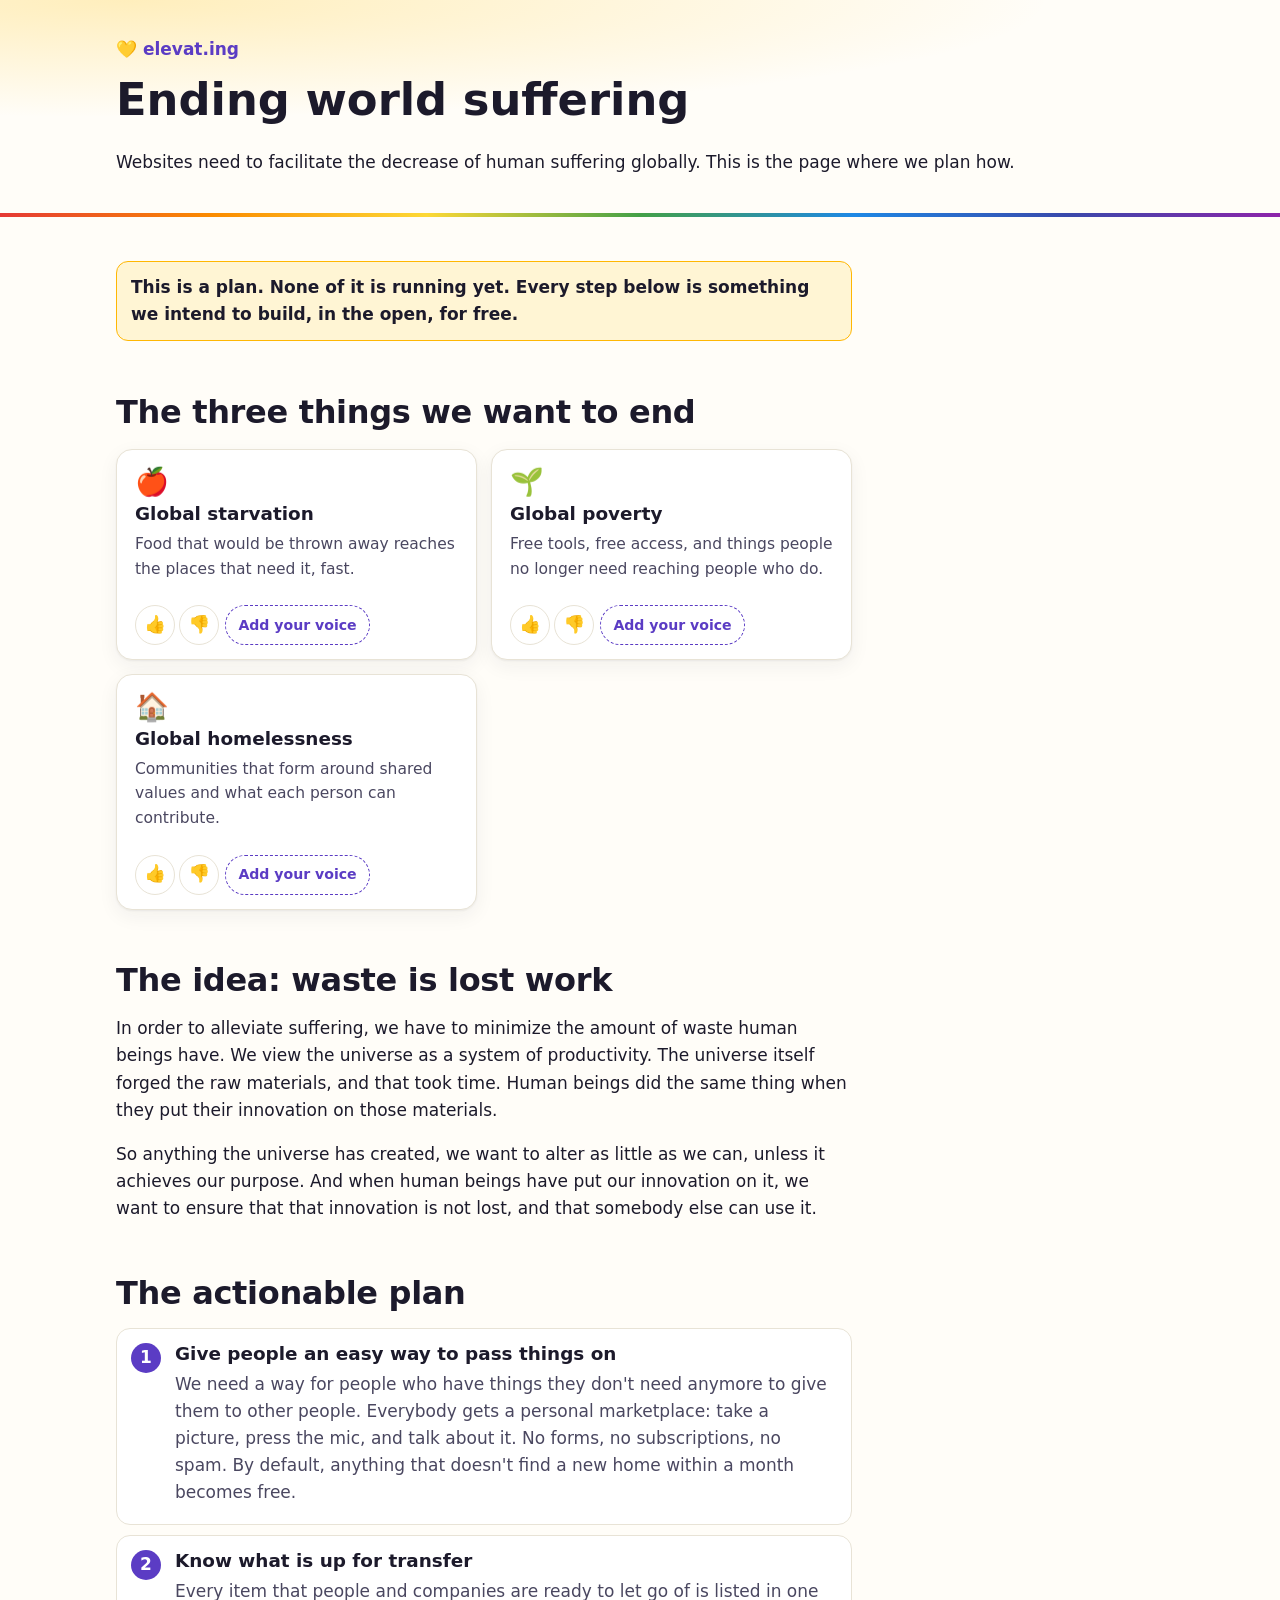
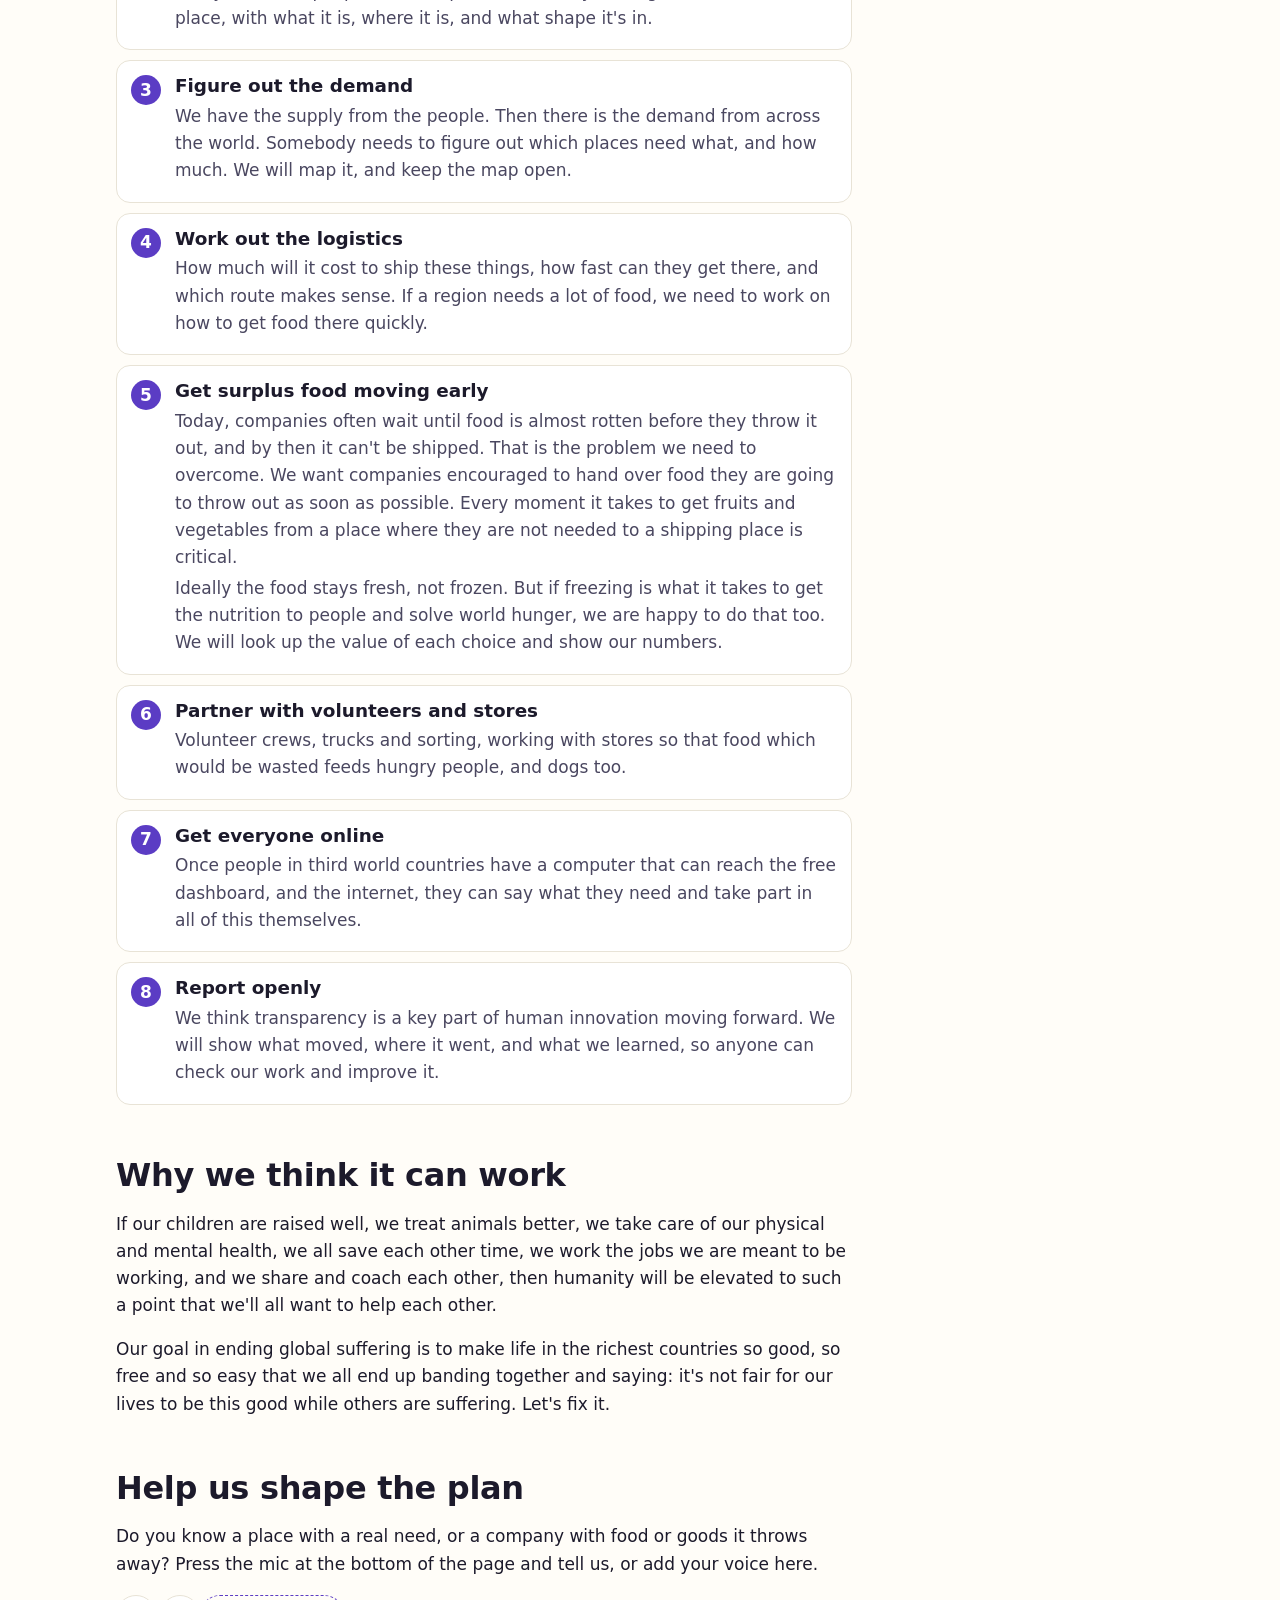
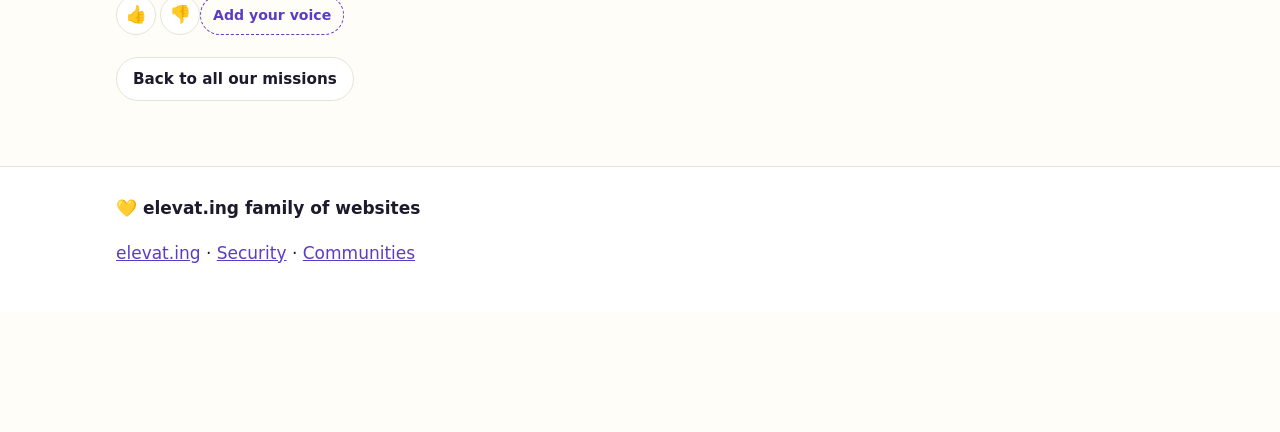
<file: end-suffering/index.html>
<!DOCTYPE html>
<html lang="en">
<head>
<meta charset="utf-8">
<meta name="viewport" content="width=device-width, initial-scale=1">
<title>Ending world suffering | elevat.ing</title>
<meta name="description" content="Our plan to end world suffering: cut waste, match what people no longer need to the places that need it, and move food fast.">
<link rel="canonical" href="https://elevat.ing/end-suffering/">
<link rel="icon" href="data:image/svg+xml,%3Csvg xmlns='http://www.w3.org/2000/svg' viewBox='0 0 100 100'%3E%3Ctext y='.9em' font-size='90'%3E%F0%9F%92%9B%3C/text%3E%3C/svg%3E">
<link rel="stylesheet" href="../css/elv8.css?v=3">
</head>
<body>
<a class="skip" href="#main">Skip to content</a>
<header class="page-hero">
  <div class="wrap">
    <a class="crumb" href="../">💛 elevat.ing</a>
    <h1>Ending world suffering</h1>
    <p class="lead">Websites need to facilitate the decrease of human suffering globally. This is the page where we plan how.</p>
  </div>
</header>
<main id="main" class="wrap sec">
  <div class="prose">
    <p class="status-note">This is a plan. None of it is running yet. Every step below is something we intend to build, in the open, for free.</p>

    <h2>The three things we want to end</h2>
    <div class="cards">
      <article class="card" data-react="suffering-starvation" data-label="End global starvation"><div class="ico" aria-hidden="true">🍎</div><h3>Global starvation</h3><p>Food that would be thrown away reaches the places that need it, fast.</p><div class="foot"></div></article>
      <article class="card" data-react="suffering-poverty" data-label="End global poverty"><div class="ico" aria-hidden="true">🌱</div><h3>Global poverty</h3><p>Free tools, free access, and things people no longer need reaching people who do.</p><div class="foot"></div></article>
      <article class="card" data-react="suffering-homelessness" data-label="End global homelessness"><div class="ico" aria-hidden="true">🏠</div><h3>Global homelessness</h3><p>Communities that form around shared values and what each person can contribute.</p><div class="foot"></div></article>
    </div>

    <h2>The idea: waste is lost work</h2>
    <p>In order to alleviate suffering, we have to minimize the amount of waste human beings have. We view the universe as a system of productivity. The universe itself forged the raw materials, and that took time. Human beings did the same thing when they put their innovation on those materials.</p>
    <p>So anything the universe has created, we want to alter as little as we can, unless it achieves our purpose. And when human beings have put our innovation on it, we want to ensure that that innovation is not lost, and that somebody else can use it.</p>

    <h2>The actionable plan</h2>
    <ol class="steps">
      <li>
        <h3>Give people an easy way to pass things on</h3>
        <p>We need a way for people who have things they don't need anymore to give them to other people. Everybody gets a personal marketplace: take a picture, press the mic, and talk about it. No forms, no subscriptions, no spam. By default, anything that doesn't find a new home within a month becomes free.</p>
      </li>
      <li>
        <h3>Know what is up for transfer</h3>
        <p>Every item that people and companies are ready to let go of is listed in one place, with what it is, where it is, and what shape it's in.</p>
      </li>
      <li>
        <h3>Figure out the demand</h3>
        <p>We have the supply from the people. Then there is the demand from across the world. Somebody needs to figure out which places need what, and how much. We will map it, and keep the map open.</p>
      </li>
      <li>
        <h3>Work out the logistics</h3>
        <p>How much will it cost to ship these things, how fast can they get there, and which route makes sense. If a region needs a lot of food, we need to work on how to get food there quickly.</p>
      </li>
      <li>
        <h3>Get surplus food moving early</h3>
        <p>Today, companies often wait until food is almost rotten before they throw it out, and by then it can't be shipped. That is the problem we need to overcome. We want companies encouraged to hand over food they are going to throw out as soon as possible. Every moment it takes to get fruits and vegetables from a place where they are not needed to a shipping place is critical.</p>
        <p>Ideally the food stays fresh, not frozen. But if freezing is what it takes to get the nutrition to people and solve world hunger, we are happy to do that too. We will look up the value of each choice and show our numbers.</p>
      </li>
      <li>
        <h3>Partner with volunteers and stores</h3>
        <p>Volunteer crews, trucks and sorting, working with stores so that food which would be wasted feeds hungry people, and dogs too.</p>
      </li>
      <li>
        <h3>Get everyone online</h3>
        <p>Once people in third world countries have a computer that can reach the free dashboard, and the internet, they can say what they need and take part in all of this themselves.</p>
      </li>
      <li>
        <h3>Report openly</h3>
        <p>We think transparency is a key part of human innovation moving forward. We will show what moved, where it went, and what we learned, so anyone can check our work and improve it.</p>
      </li>
    </ol>

    <h2>Why we think it can work</h2>
    <p>If our children are raised well, we treat animals better, we take care of our physical and mental health, we all save each other time, we work the jobs we are meant to be working, and we share and coach each other, then humanity will be elevated to such a point that we'll all want to help each other.</p>
    <p>Our goal in ending global suffering is to make life in the richest countries so good, so free and so easy that we all end up banding together and saying: it's not fair for our lives to be this good while others are suffering. Let's fix it.</p>

    <h2>Help us shape the plan</h2>
    <p>Do you know a place with a real need, or a company with food or goods it throws away? Press the mic at the bottom of the page and tell us, or add your voice here.</p>
    <div data-react="suffering-plan" data-label="The plan to end world suffering" class="links"></div>
    <p style="margin-top:1.4rem"><a class="btn" href="../#missions">Back to all our missions</a></p>
  </div>
</main>
<footer class="site"><div class="wrap"><p><b>💛 elevat.ing family of websites</b></p><p><a href="../">elevat.ing</a> · <a href="../security/">Security</a> · <a href="../communities/">Communities</a></p></div></footer>
<script src="../js/elv8.js?v=4" defer></script>
<script src="https://hmrfamily.life/js/hmr-dock.js?v=6.10.2" data-site="elevat.ing" defer></script>
</body>
</html>
</file>
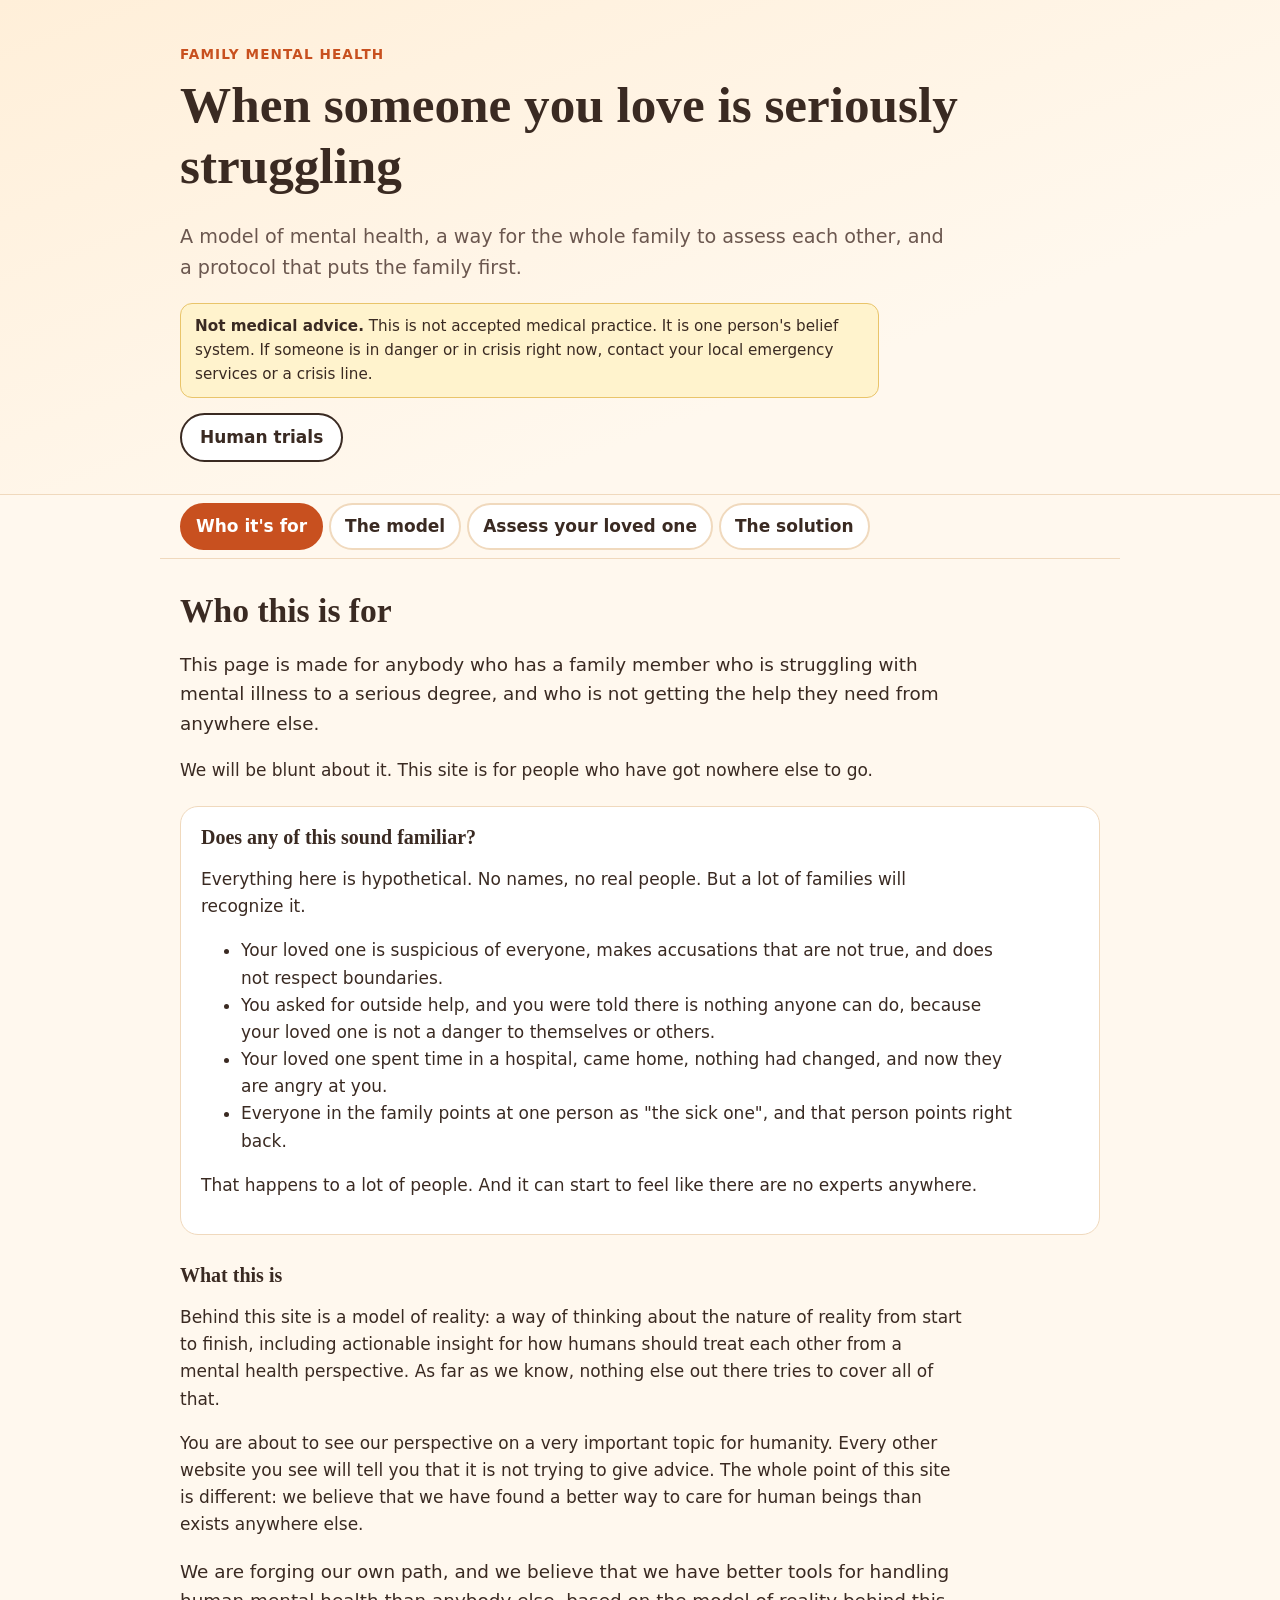
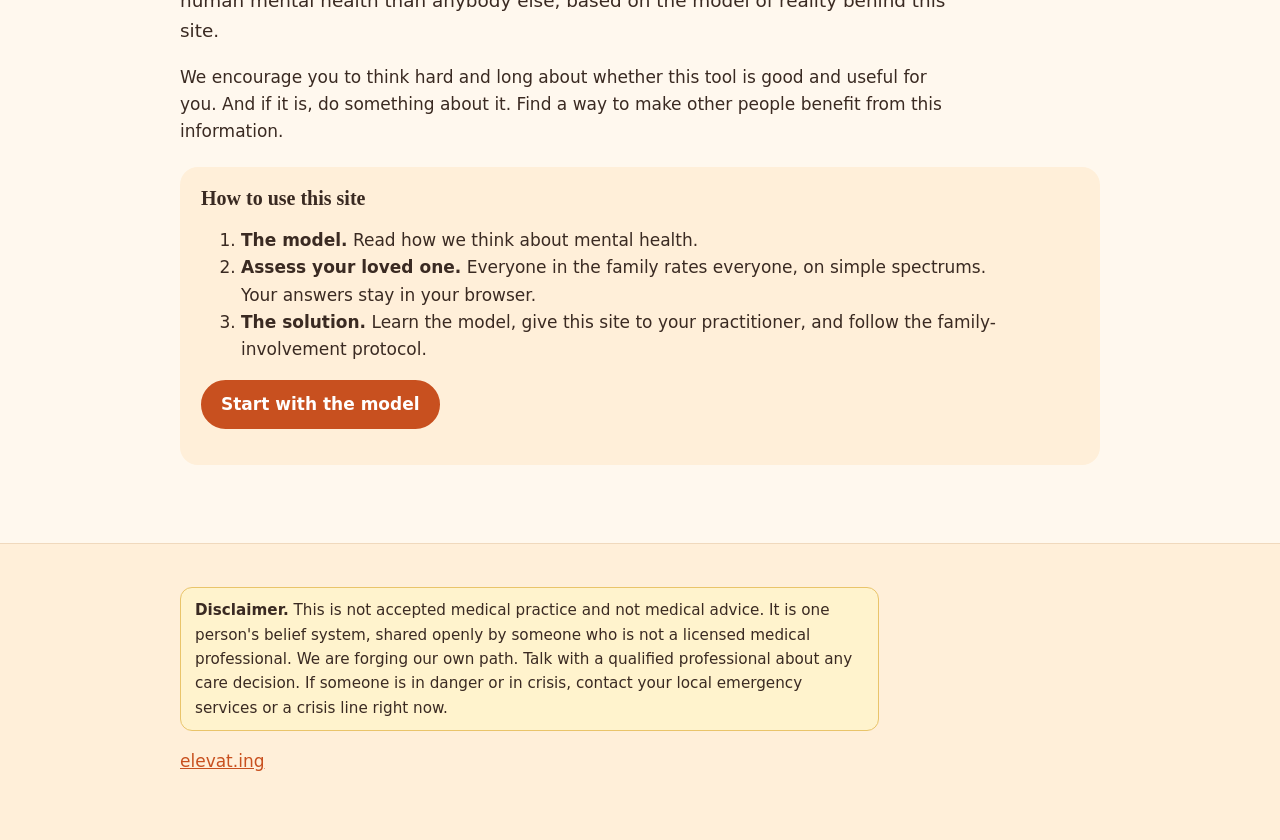
<file: family-health/index.html>
<!DOCTYPE html>
<html lang="en">
<head>
<meta charset="utf-8">
<meta name="viewport" content="width=device-width, initial-scale=1">
<title>Family mental health: a family-first model</title>
<meta name="description" content="For anyone with a family member who is seriously struggling and not getting the help they need elsewhere. A model of mental health, a whole-family assessment, and a family-first protocol. Not medical advice.">
<meta name="robots" content="noindex">
<link rel="icon" href="data:image/svg+xml,%3Csvg xmlns='http://www.w3.org/2000/svg' viewBox='0 0 64 64'%3E%3Crect width='64' height='64' rx='16' fill='%23e8643c'/%3E%3Cpath d='M8 46C20 46 22 16 32 16S44 46 56 46' fill='none' stroke='%23fff' stroke-width='5' stroke-linecap='round'/%3E%3C/svg%3E">
<link rel="stylesheet" href="style.css">
</head>
<body>
<a class="skip" href="#main">Skip to content</a>

<header class="hero">
  <div class="wrap">
    <p class="eyebrow">Family mental health</p>
    <h1>When someone you love is seriously struggling</h1>
    <p class="lead">A model of mental health, a way for the whole family to assess each other, and a protocol that puts the family first.</p>
    <p class="warn" role="note"><b>Not medical advice.</b> This is not accepted medical practice. It is one person's belief system. If someone is in danger or in crisis right now, contact your local emergency services or a crisis line.</p>
    <div class="actions">
      <button type="button" class="btn trials" id="trials-open" aria-haspopup="dialog">Human trials</button>
    </div>
  </div>
</header>

<nav class="tabs wrap" aria-label="Sections">
  <div role="tablist" id="tablist">
    <a role="tab" href="#who" id="tab-who" aria-controls="who">Who it's for</a>
    <a role="tab" href="#model" id="tab-model" aria-controls="model">The model</a>
    <a role="tab" href="#assess" id="tab-assess" aria-controls="assess">Assess your loved one</a>
    <a role="tab" href="#solution" id="tab-solution" aria-controls="solution">The solution</a>
  </div>
</nav>

<main id="main">

<!-- 1. WHO IT'S FOR -->
<section class="wrap panel" id="who" role="tabpanel" aria-labelledby="tab-who" tabindex="-1">
  <h2>Who this is for</h2>
  <p class="big-p">This page is made for anybody who has a family member who is struggling with mental illness to a serious degree, and who is not getting the help they need from anywhere else.</p>
  <p>We will be blunt about it. This site is for people who have got nowhere else to go.</p>
  <div class="card">
    <h3>Does any of this sound familiar?</h3>
    <p>Everything here is hypothetical. No names, no real people. But a lot of families will recognize it.</p>
    <ul>
      <li>Your loved one is suspicious of everyone, makes accusations that are not true, and does not respect boundaries.</li>
      <li>You asked for outside help, and you were told there is nothing anyone can do, because your loved one is not a danger to themselves or others.</li>
      <li>Your loved one spent time in a hospital, came home, nothing had changed, and now they are angry at you.</li>
      <li>Everyone in the family points at one person as "the sick one", and that person points right back.</li>
    </ul>
    <p>That happens to a lot of people. And it can start to feel like there are no experts anywhere.</p>
  </div>
  <h3>What this is</h3>
  <p>Behind this site is a model of reality: a way of thinking about the nature of reality from start to finish, including actionable insight for how humans should treat each other from a mental health perspective. As far as we know, nothing else out there tries to cover all of that.</p>
  <p>You are about to see our perspective on a very important topic for humanity. Every other website you see will tell you that it is not trying to give advice. The whole point of this site is different: we believe that we have found a better way to care for human beings than exists anywhere else.</p>
  <p class="big-p">We are forging our own path, and we believe that we have better tools for handling human mental health than anybody else, based on the model of reality behind this site.</p>
  <p>We encourage you to think hard and long about whether this tool is good and useful for you. And if it is, do something about it. Find a way to make other people benefit from this information.</p>
  <div class="card soft">
    <h3>How to use this site</h3>
    <ol>
      <li><b>The model.</b> Read how we think about mental health.</li>
      <li><b>Assess your loved one.</b> Everyone in the family rates everyone, on simple spectrums. Your answers stay in your browser.</li>
      <li><b>The solution.</b> Learn the model, give this site to your practitioner, and follow the family-involvement protocol.</li>
    </ol>
    <p><a class="btn primary" href="#model">Start with the model</a></p>
  </div>
</section>

<!-- 2. THE MODEL -->
<section class="wrap panel" id="model" role="tabpanel" aria-labelledby="tab-model" tabindex="-1">
  <h2>The model: a narrative of mental health</h2>
  <p class="big-p">Here is the baseline of the model. Here is what we believe.</p>

  <h3>1. Everything is a spectrum</h3>
  <p>Each part of a person exists on a spectrum, shaped like a bell curve. Most people sit in the middle, near the population average. Far to the left are the exemplars of society: people who are exceptionally healthy and capable at that trait. Far to the right are people who are extremely deficient at it, all the way out to people who do real harm to others.</p>
  <figure class="curvefig" aria-label="A bell curve split into five zones, from 1 exceptional on the left to 5 extremely deficient on the right">
    <svg viewBox="0 0 500 140" role="img" aria-hidden="true"><path class="zfill" d="M0 130 L100 130 L100 112 C60 125 30 129 0 130Z"/><path class="zfill2" d="M100 130 L200 130 L200 48 C160 70 130 100 100 112Z"/><path class="zfill3" d="M200 130 L300 130 L300 48 C270 20 230 20 200 48Z"/><path class="zfill2" d="M300 130 L400 130 L400 112 C370 100 340 70 300 48Z"/><path class="zfill" d="M400 130 L500 130 C470 129 440 125 400 112Z"/><path class="curve" d="M0 130 C60 129 80 120 100 112 S160 70 200 48 S230 20 250 20 S280 26 300 48 S360 100 400 112 S470 129 500 130"/></svg>
    <figcaption><span>1 Exceptional</span><span>3 Population average</span><span>5 Extremely deficient</span></figcaption>
  </figure>
  <p>So we did not create data points. We created spectrums, and you provide the data points on them, based on how you see your loved one. The model gives the framework; families give the data.</p>

  <h3>2. It is a well-being tool for anyone, not a sickness tracker</h3>
  <p>Most diagnoses today are a list of what is wrong with a person. There is no sense of what is good about them. Are they very intelligent? Are they witty? Are they funny? Those are signs of intelligence, and they matter to a person's mental state from a holistic perspective.</p>
  <p>So this model rates healthy traits too. If you are healthy, you get a healthy score. If you are unhealthy, you get an unhealthy score. A vast majority of people land somewhere in the middle. And some people who are sure they are fine get to see that something they do is a bigger problem than they thought.</p>

  <h3>3. Everyone is on the spectrum, including the "healthy" ones</h3>
  <p>Medicine has a word for a person who does not recognize their own condition: anosognosia. We think everyone sits somewhere on that spectrum too. Families often point at one loved one and say "you are obviously sick", and the loved one points right back: "no, you have a problem too".</p>
  <p>The people who think they are healthy can be one of the biggest problems in the mix. If you are deficient on one spectrum to a certain degree, for example a very high need to control, very high anxiety, or no sense of other people's boundaries, you can develop patterns that are just as hard on a family as the person everyone calls ill.</p>
  <p>Ask yourself how good your own model of reality is. A loved one who has been told what to think and feel, for years, by people who were sometimes wrong, may have a valid reason for not hearing you out anymore.</p>

  <h3>4. Your framework of reality matters</h3>
  <p>It is hard to know your own place on these spectrums. Take religion as an example. Someone with a strong faith may hold that a behavior is fine when others think it is not. To someone with a different framework, they may seem off, even insane. Often it is just a different framework of reality, and the model has to account for that.</p>
  <p>One of the most important measures of health is how you interact with society, and how open you are to its feedback. But openness to feedback also depends on how stable your own model of reality is compared with the people giving the feedback. And when society tries to control someone, that can push them further down the spectrum in a way nobody wants.</p>

  <h3>5. There are no experts. There are professionals.</h3>
  <p>Humanity relies on people we are never sure what to call: experts, or professionals. We want to be clear about it. When it comes to the human mind, there are no true experts yet. There are true professionals.</p>
  <p>The problem is that families with a suffering loved one confuse a professional with an expert. They put too much trust in them. They see failures where there is not really failure, and they are not proactive enough. They trust the professional to own the problem, when the family needs to own it.</p>
  <p>Many people in the system are good people with good intentions. But every one of them also sits somewhere on these spectrums, including understanding of reality and sense of self. And in modern mental health care, listening is a problem: visits are short, people get interrupted, and the family is rarely involved.</p>

  <h3>6. The family comes first</h3>
  <p>If somebody is doing fine and just wants to talk to someone, that is what therapists are good for, and that is great. But if somebody is really in trouble, we need a system that says the family comes first. The family owns this, if possible. The doctor's job at that point is to empower the family, and to do it while respecting the patient.</p>
  <p>We do not want a society where people with unusual thoughts and behavior are unfairly controlled by people who do not like them. We believe force, meaning detainment or involuntary medication, belongs only where someone is critically ill, to the point of violence and direct harm. It is not okay to force it on a person who is simply annoying, even extremely annoying, even when you love them with all your heart and are sure medication would help.</p>

  <h3>7. Families need the right tools at the right time</h3>
  <p>Most people with a struggling loved one would be fine walking on eggshells now and then, as long as they walk on them at the right time and in the right place, and know where they can still be themselves. Many would happily say: "I would like this relationship to be 50/50, but I love this person, so I will accept 60/40. I know where I will give more, and where I will not."</p>
  <p>And something almost nobody accounts for: in some cases, a family member has to move on. Families deserve the tools to fix the relationship, the time to try, and, from day one rather than when it is too late, an honest picture of what happens if it does not get better, including an exit plan.</p>
  <p class="next"><a class="btn primary" href="#assess">Next: assess your loved one</a></p>
</section>

<!-- 3. ASSESS -->
<section class="wrap panel" id="assess" role="tabpanel" aria-labelledby="tab-assess" tabindex="-1">
  <h2>Assess your loved one</h2>
  <p class="big-p">Based on our model of reality, these are the things you need to know about your loved one. Each one is a spectrum. You provide the data point.</p>
  <div class="card soft">
    <h3>Everyone assesses everyone</h3>
    <p>If only one person gets assessed, that person will feel targeted. So every person in the family fills this in about every person in the family, including themselves. That way no one is singled out, and you may find patterns in yourself that everyone else already sees.</p>
    <p>Next to every slider is "I prefer not to fill this one in". Press it and the slider grays out, no questions asked. The report lists it as a blind spot. A family can always truthfully say it completed the assessment, 100%, for every member.</p>
    <p class="small"><b>Private by design:</b> your answers stay in this browser on this device. Nothing is sent anywhere. Use nicknames, not real names.</p>
  </div>
  <noscript><p class="warn">The assessment needs JavaScript turned on.</p></noscript>
  <div id="app" class="app"></div>
</section>

<!-- 4. SOLUTION -->
<section class="wrap panel" id="solution" role="tabpanel" aria-labelledby="tab-solution" tabindex="-1">
  <h2>The solution</h2>
  <p class="big-p">The solution is not for you to look at our website. The solution is for everybody to learn the model, and for you to take this website and give it to your mental health care practitioner.</p>
  <ol class="steps">
    <li><b>Learn the model.</b> Read <a href="#model">the model</a> together as a family. Talk about where you agree and where you do not.</li>
    <li><b>Everyone assesses everyone.</b> Each person fills in <a href="#assess">the assessment</a> about each person, themselves included. Compare your reports.</li>
    <li><b>Give this site to your practitioner.</b> Share the link and your reports with the professional who works with your loved one.</li>
    <li><b>Follow the family-involvement protocol</b> below.</li>
  </ol>

  <h3>The family-involvement protocol</h3>
  <p>Instead of every practitioner inventing this wheel from scratch and learning it slowly, here is the packet that anyone can use.</p>
  <div class="proto">
    <div><b>When</b><p>The moment the practitioner decides a person is on the right side of the spectrum: no longer operating in the mostly healthy zone, now operating in the mostly unhealthy zone.</p></div>
    <div><b>The conversation</b><p>"You are no longer in the mostly healthy zone. I would like to talk to you about how we are going to include your family." This is a tough conversation, and professionals need to be trained to navigate it. This is where a professional becomes an expert.</p></div>
    <div><b>Buy-in</b><p>From the first sessions, the goal is to earn as much buy-in from the patient as possible, so information can be shared with the family as soon as possible. Some people will say "no problem". Some will push back, and the professional has to navigate that with care.</p></div>
    <div><b>One coach on both sides</b><p>The person coaching the patient should be the same person coaching the family. Families with a loved one in care can also ask that practitioner directly: "What are your protocols for families? How would you teach me to care for someone like this?"</p></div>
    <div><b>Family intake</b><p>Once the family is included, a well-run intake meeting, then care coordinated across the whole family, not just one person.</p></div>
    <div><b>Honest outlook</b><p>Realistic, truthful updates: "They love you, they are willing, I have high hopes", or "I have seen this before, and this path is hard. Here is what you can do." Tools, time to try, and an exit plan known from day one.</p></div>
  </div>
  <blockquote>"We can come up with a healthcare protocol that elevates the entire family."</blockquote>
  <p>Everyone assessing everyone, so no one feels targeted: that is not engineered into current healthcare. It is engineered into ours.</p>

  <div class="card soft">
    <h3>Use AI to help</h3>
    <p>An AI assistant can help you read the model, prepare for a conversation with your practitioner, or put your family's reports into words. Here is a free, simple way to set one up.</p>
    <p><a class="btn primary" href="https://personaldash.life/#how">Connect to AI</a></p>
  </div>

  <div class="card">
    <h3>A path we want to test: human trials</h3>
    <p>We have a hypothesis about how AI could help mental health care, and we have planned a human trial for it.</p>
    <p><button type="button" class="btn trials" data-trials>Human trials</button></p>
  </div>

  <div class="card end">
    <h3>See more</h3>
    <p>Mental health is one of the big things we care about. There is plenty more to explore.</p>
    <p><a class="btn primary" href="https://elevat.ing">Click here to see more at elevat.ing</a></p>
  </div>
</section>
</main>

<div class="modal" id="trials" hidden>
  <div class="dlg" role="dialog" aria-modal="true" aria-labelledby="trials-h">
    <div class="dlg-top"><h2 id="trials-h">Human trials</h2><button type="button" class="btn" id="trials-close">Close</button></div>
    <p><b>This button is here because we have architected, from start to finish, a human trial that we believe is important for humanity.</b></p>
    <h3>The hypothesis</h3>
    <p>Some people in a mental health crisis, during mania for example, talk at length about people and moments from their past that seem unimportant to others but clearly matter to them, and jump between ideas that seem disjointed. Our hypothesis, one we are not married to, is that if a person's own words are recorded over weeks or years, AI could find patterns in them that are actually relevant to their care, and could give their professional real talking points.</p>
    <p>As far as we know, psychiatrists are not recommending this today. It is a hypothesis. There is an avenue here, even if not a solution right now.</p>
    <h3>The trial, in brief</h3>
    <ul>
      <li><b>Who:</b> people who agree to take part, with informed consent, and professionals trained in this model.</li>
      <li><b>What:</b> with consent, the participant's own speech is recorded and transcribed. AI looks for recurring themes and gives the professional talking points.</li>
      <li><b>Measure:</b> whether those talking points help care, as judged by the participant, the family and the professional.</li>
      <li><b>Safeguards:</b> consent that can be withdrawn at any time, strict privacy for every recording, and review by an ethics board before anything starts.</li>
    </ul>
    <h3>Join in</h3>
    <p>We are standing by for anybody who wants to cooperate with us. We welcome any practitioner out there to take this on and report back their findings.</p>
  </div>
</div>

<footer>
  <div class="wrap">
    <p class="warn" role="note"><b>Disclaimer.</b> This is not accepted medical practice and not medical advice. It is one person's belief system, shared openly by someone who is not a licensed medical professional. We are forging our own path. Talk with a qualified professional about any care decision. If someone is in danger or in crisis, contact your local emergency services or a crisis line right now.</p>
    <p><a href="https://elevat.ing">elevat.ing</a></p>
  </div>
</footer>
<script src="app.js"></script>
</body>
</html>
</file>
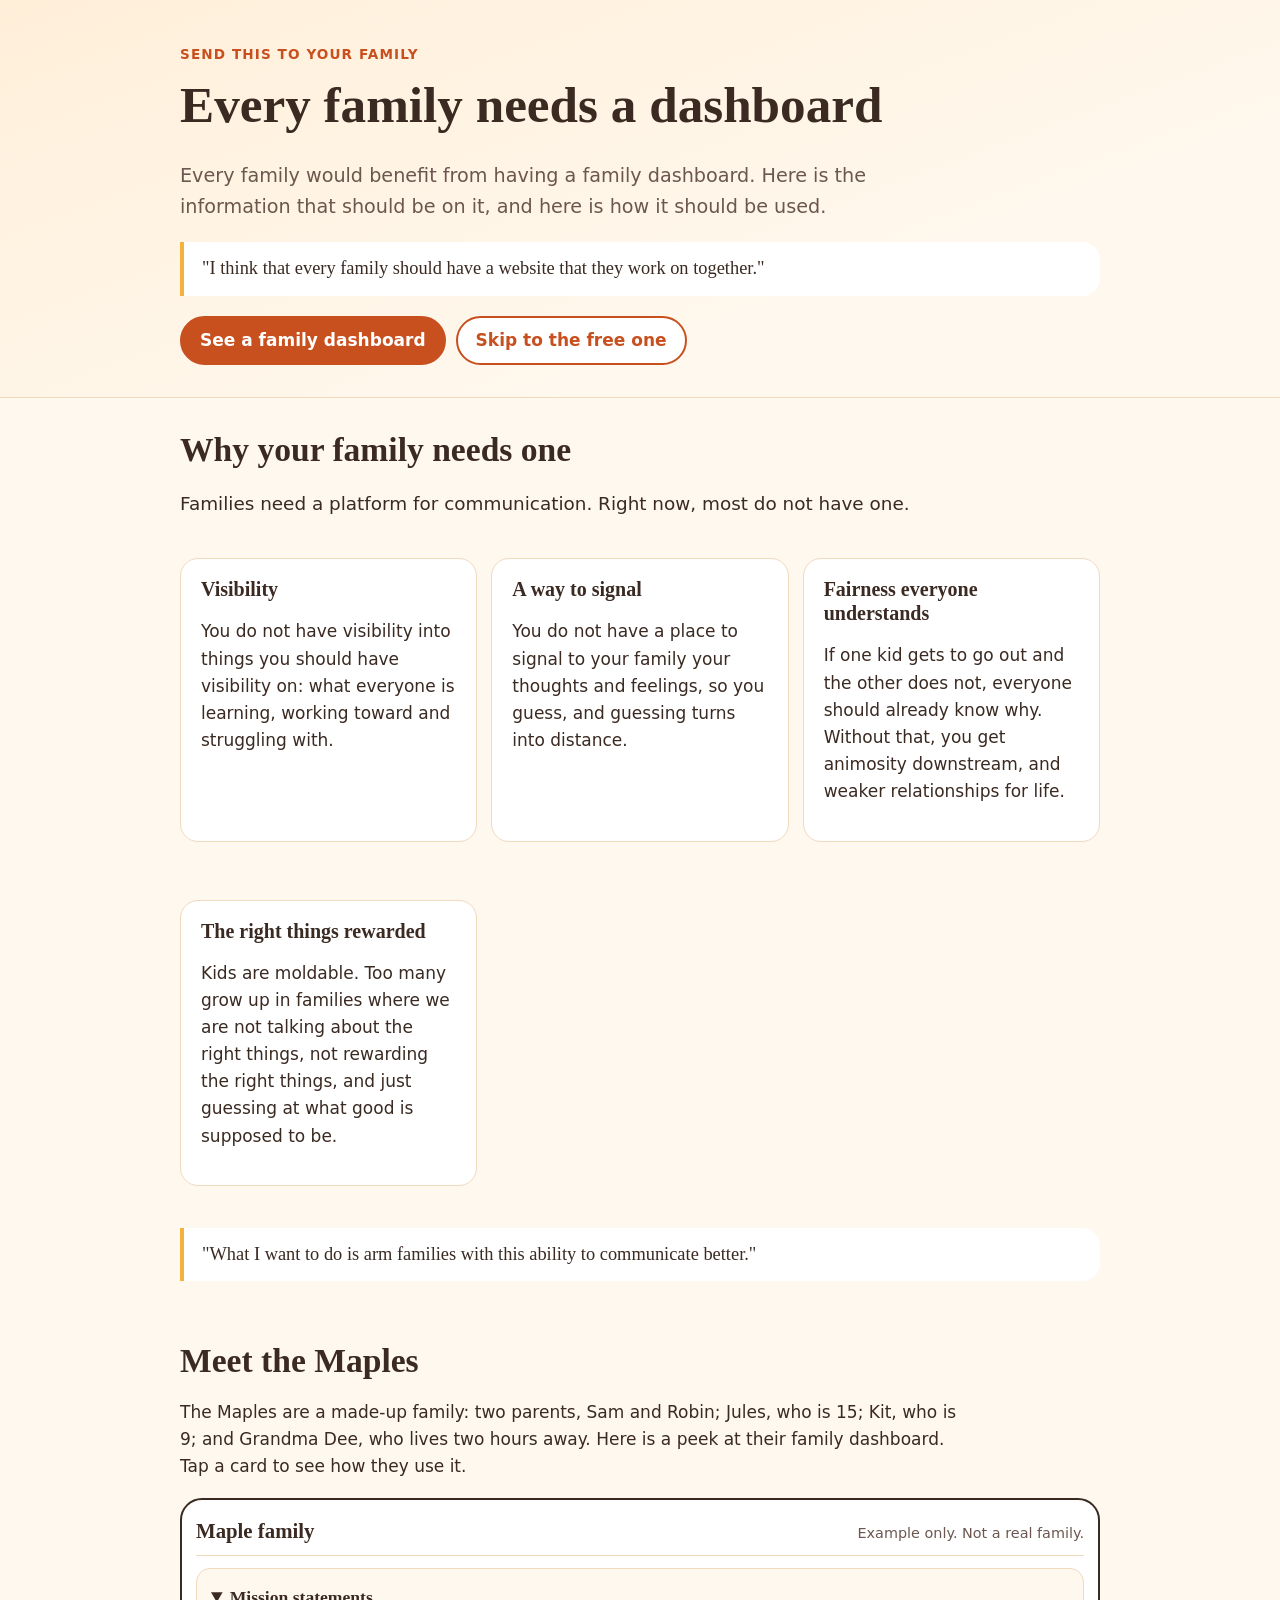
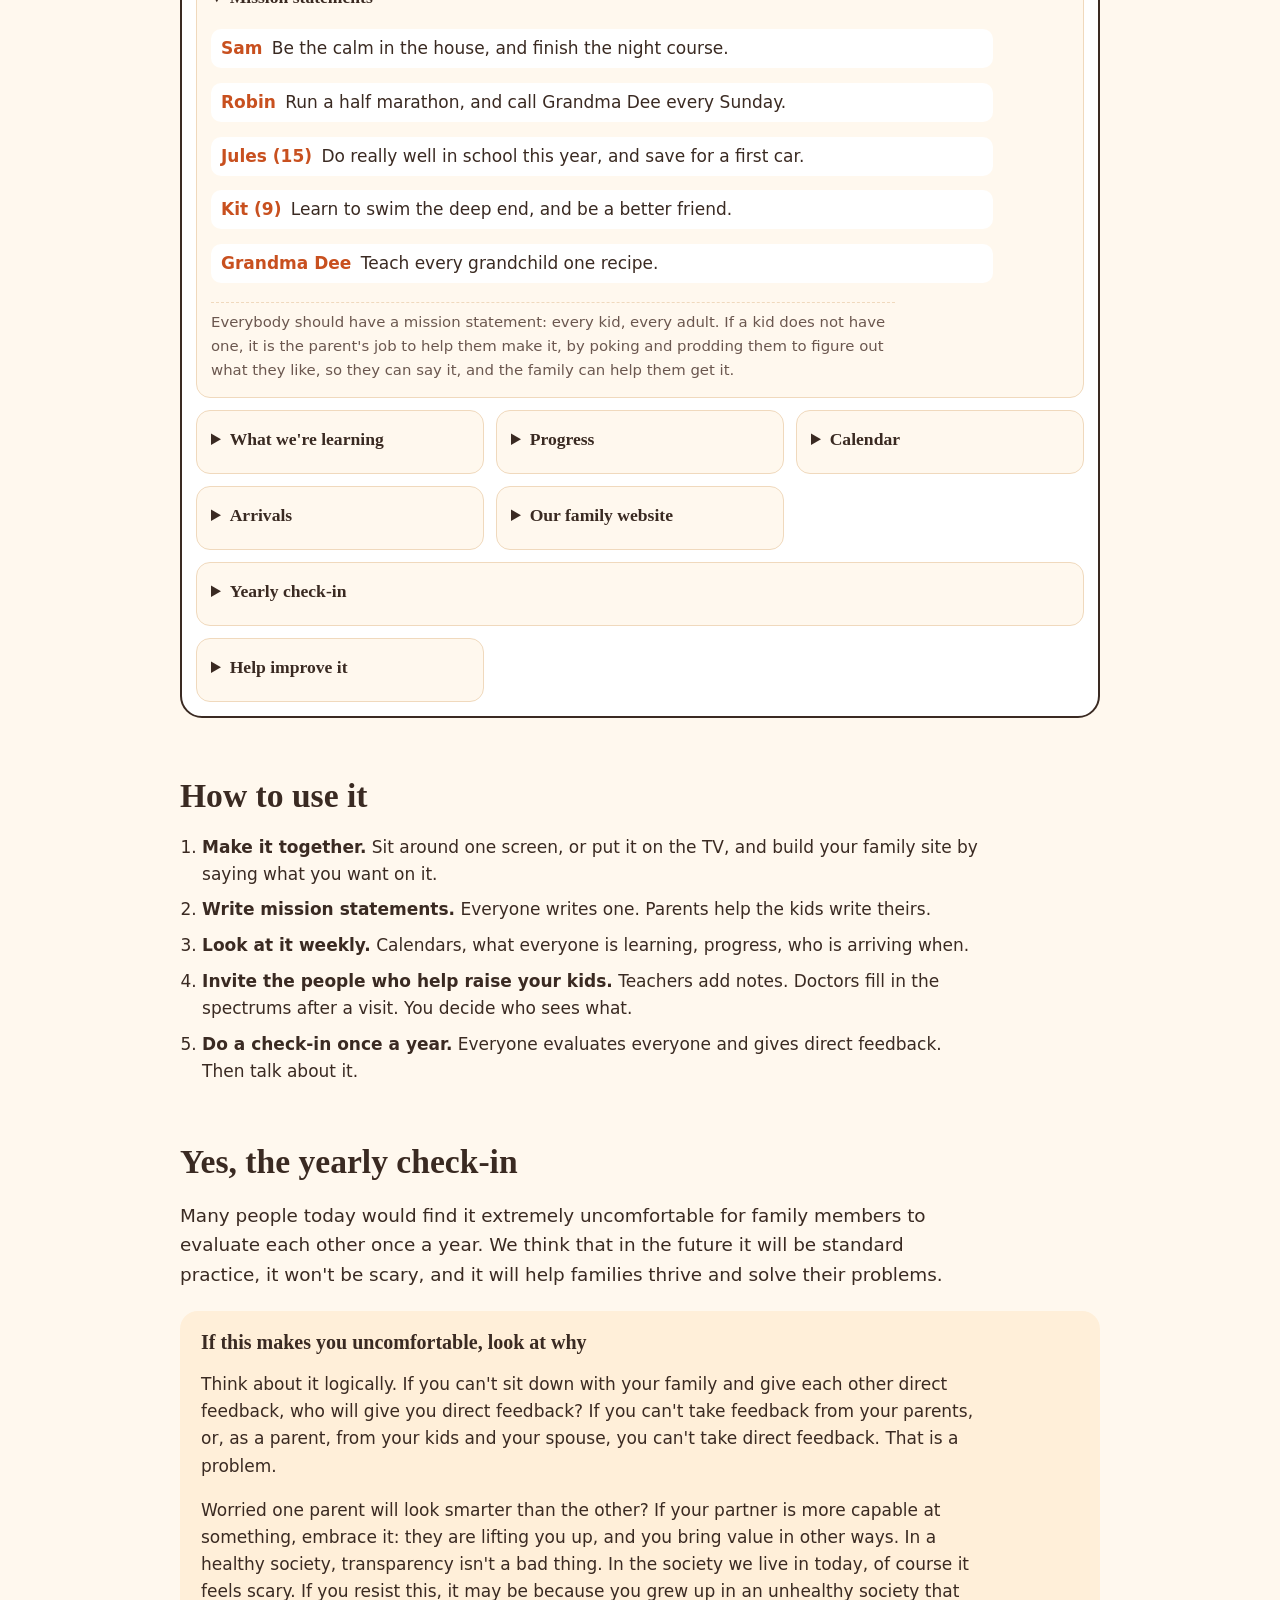
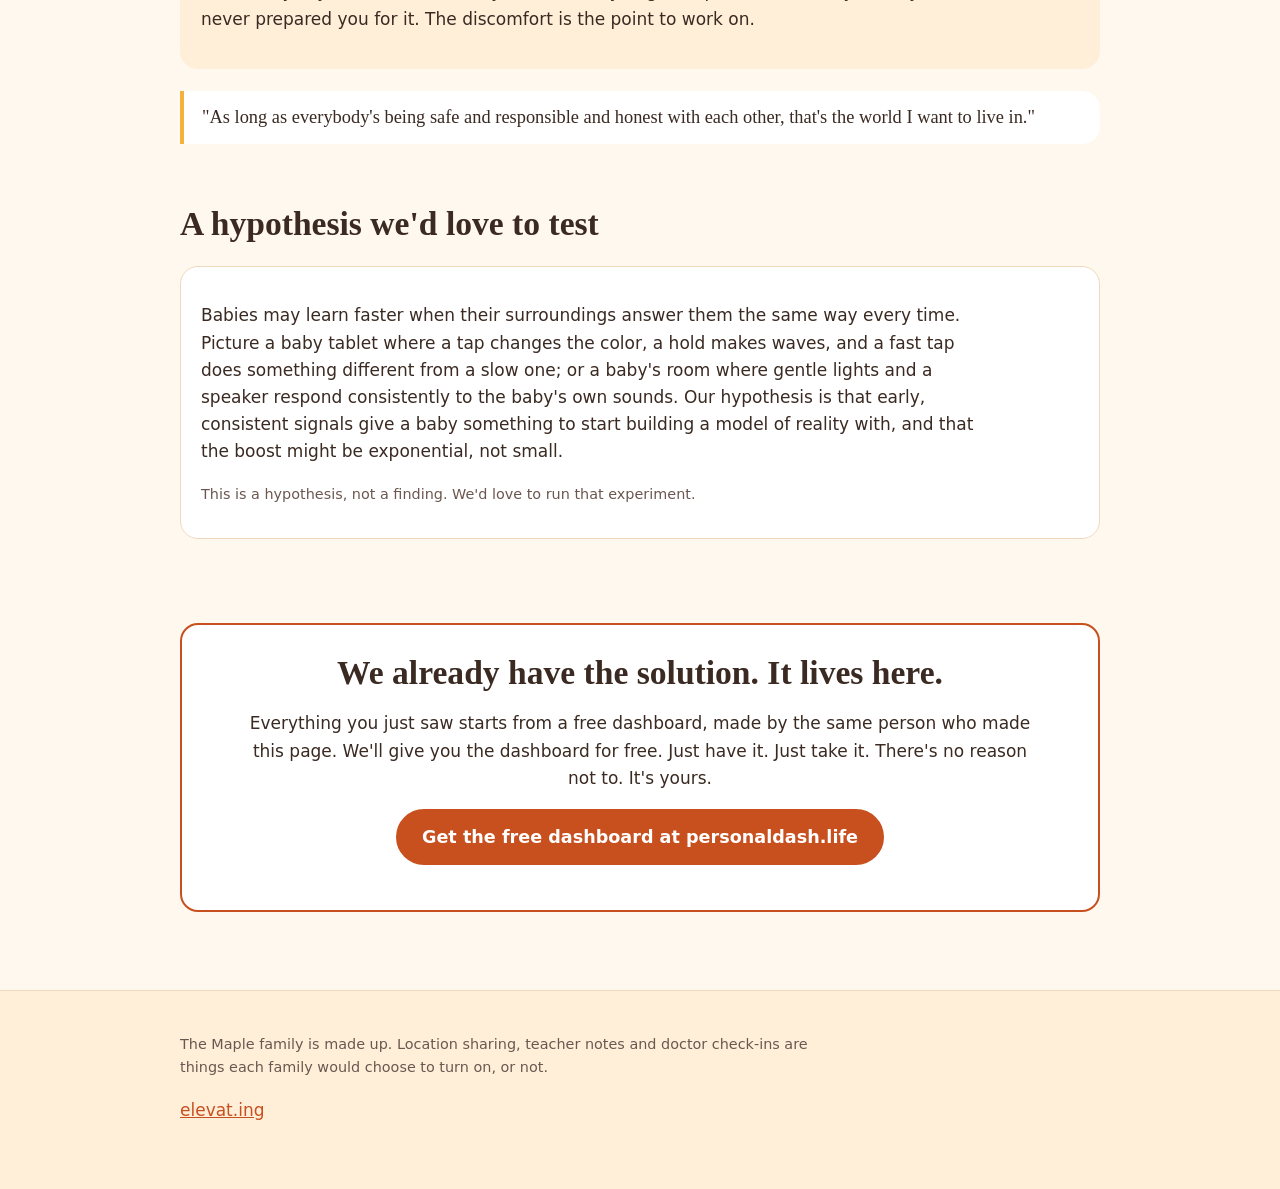
<file: family/index.html>
<!DOCTYPE html>
<html lang="en">
<head>
<meta charset="utf-8">
<meta name="viewport" content="width=device-width, initial-scale=1">
<title>Every family needs a dashboard</title>
<meta name="description" content="Why every family would benefit from a family dashboard, what goes on it, and how to use it, shown with a made-up family. The free one already exists.">
<link rel="icon" href="data:image/svg+xml,%3Csvg xmlns='http://www.w3.org/2000/svg' viewBox='0 0 64 64'%3E%3Crect width='64' height='64' rx='16' fill='%23e8643c'/%3E%3Cpath d='M14 50V30L32 16l18 14v20H14z' fill='none' stroke='%23fff' stroke-width='5' stroke-linejoin='round'/%3E%3C/svg%3E">
<link rel="stylesheet" href="style.css">
</head>
<body>
<a class="skip" href="#main">Skip to content</a>

<header class="hero">
  <div class="wrap">
    <p class="eyebrow">Send this to your family</p>
    <h1>Every family needs a dashboard</h1>
    <p class="lead">Every family would benefit from having a family dashboard. Here is the information that should be on it, and here is how it should be used.</p>
    <blockquote>"I think that every family should have a website that they work on together."</blockquote>
    <div class="actions"><a class="btn primary" href="#meet">See a family dashboard</a><a class="btn" href="#solution">Skip to the free one</a></div>
  </div>
</header>

<main id="main">
<section class="wrap" aria-labelledby="why-h">
  <h2 id="why-h">Why your family needs one</h2>
  <p class="big-p">Families need a platform for communication. Right now, most do not have one.</p>
  <div class="grid">
    <div class="card"><h3>Visibility</h3><p>You do not have visibility into things you should have visibility on: what everyone is learning, working toward and struggling with.</p></div>
    <div class="card"><h3>A way to signal</h3><p>You do not have a place to signal to your family your thoughts and feelings, so you guess, and guessing turns into distance.</p></div>
    <div class="card"><h3>Fairness everyone understands</h3><p>If one kid gets to go out and the other does not, everyone should already know why. Without that, you get animosity downstream, and weaker relationships for life.</p></div>
    <div class="card"><h3>The right things rewarded</h3><p>Kids are moldable. Too many grow up in families where we are not talking about the right things, not rewarding the right things, and just guessing at what good is supposed to be.</p></div>
  </div>
  <blockquote>"What I want to do is arm families with this ability to communicate better."</blockquote>
</section>

<section class="wrap" id="meet" aria-labelledby="meet-h">
  <h2 id="meet-h">Meet the Maples</h2>
  <p>The Maples are a made-up family: two parents, Sam and Robin; Jules, who is 15; Kit, who is 9; and Grandma Dee, who lives two hours away. Here is a peek at their family dashboard. Tap a card to see how they use it.</p>

  <div class="dash" aria-label="The Maple family dashboard (example)">
    <div class="dash-top"><b>Maple family</b><span class="small">Example only. Not a real family.</span></div>

    <details class="tile wide" open>
      <summary>Mission statements</summary>
      <ul class="missions">
        <li><b>Sam</b> Be the calm in the house, and finish the night course.</li>
        <li><b>Robin</b> Run a half marathon, and call Grandma Dee every Sunday.</li>
        <li><b>Jules (15)</b> Do really well in school this year, and save for a first car.</li>
        <li><b>Kit (9)</b> Learn to swim the deep end, and be a better friend.</li>
        <li><b>Grandma Dee</b> Teach every grandchild one recipe.</li>
      </ul>
      <p class="how">Everybody should have a mission statement: every kid, every adult. If a kid does not have one, it is the parent's job to help them make it, by poking and prodding them to figure out what they like, so they can say it, and the family can help them get it.</p>
    </details>

    <details class="tile">
      <summary>What we're learning</summary>
      <ul><li><b>Kit</b> Fractions; a class play in December.</li><li><b>Jules</b> Chemistry test Friday.</li><li class="note"><b>Note from Kit's teacher:</b> "Kit helped a new classmate all week."</li></ul>
      <p class="how">Parents care about what their kids are learning. In this vision, parents invite teachers to add notes straight to the family dashboard.</p>
    </details>

    <details class="tile">
      <summary>Progress</summary>
      <ul><li><b>Jules</b> Grades: on track, 2 of 3 goals met.</li><li><b>Kit</b> Reading streak: 12 days.</li></ul>
      <p class="how">Siblings can see each other's progress, like grades. When one kid is doing well and gets more freedom, everyone knows the bar, and everyone knows why.</p>
    </details>

    <details class="tile">
      <summary>Calendar</summary>
      <ul><li><b>Thu</b> Family dinner at Sam and Robin's, 3 PM.</li><li><b>Sat</b> Kit's swim lesson.</li><li><b>Dec 12</b> Yearly family check-in.</li></ul>
      <p class="how">Everyone's calendars sync together, so nobody has to ask "when is that again?"</p>
    </details>

    <details class="tile">
      <summary>Arrivals</summary>
      <p class="alert">Grandma Dee will arrive in about 5 minutes.</p>
      <p class="how">Location sharing is optional, and each family decides. If you turn it on, the host of a family dinner gets a heads-up before each person arrives: five minutes, or whatever you choose.</p>
    </details>

    <details class="tile">
      <summary>Our family website</summary>
      <p>Photos from the lake trip. Kit's drawing of the dog. Grandma Dee's pie recipe.</p>
      <p class="how">The family dashboard is also a real website. Keep it private, or make it public, and you get every function of a website. Once a family knows how to make websites, anyone with a new mission can get help building one.</p>
    </details>

    <details class="tile wide">
      <summary>Yearly check-in</summary>
      <p>Once a year, each Maple rates each Maple on the same simple spectrums, from 1 (exceptional) through 3 (population average) to 5 (extremely deficient). Here is how the family saw two of Jules's traits this year:</p>
      <div class="mini"><span class="mini-l">Listening</span><span class="zones5" aria-label="Average 2, above average"><i></i><i class="on"></i><i></i><i></i><i></i></span></div>
      <div class="mini"><span class="mini-l">Calm under pressure</span><span class="zones5" aria-label="Average 4, below average"><i></i><i></i><i></i><i class="on"></i><i></i></span></div>
      <p class="how">The scale is a bell curve split into five zones. It looks like a slider, but you click a zone, like a button, so nobody agonizes over 6.5 versus 7. With the parents' permission, teachers and doctors can see it, and a doctor could fill in about twenty spectrums after each visit, in about five minutes, starting from babyhood.</p>
    </details>

    <details class="tile">
      <summary>Help improve it</summary>
      <p class="how">Every part of the dashboard has a microphone button, so everyone can say what works and what doesn't.</p>
      <blockquote class="sm">"I know that my model is not perfect, and that's why I'm putting these microphone buttons on there, is because all of you can contribute to make it better and better and better."</blockquote>
    </details>
  </div>
</section>

<section class="wrap" aria-labelledby="use-h">
  <h2 id="use-h">How to use it</h2>
  <ol class="steps">
    <li><b>Make it together.</b> Sit around one screen, or put it on the TV, and build your family site by saying what you want on it.</li>
    <li><b>Write mission statements.</b> Everyone writes one. Parents help the kids write theirs.</li>
    <li><b>Look at it weekly.</b> Calendars, what everyone is learning, progress, who is arriving when.</li>
    <li><b>Invite the people who help raise your kids.</b> Teachers add notes. Doctors fill in the spectrums after a visit. You decide who sees what.</li>
    <li><b>Do a check-in once a year.</b> Everyone evaluates everyone and gives direct feedback. Then talk about it.</li>
  </ol>
</section>

<section class="wrap" aria-labelledby="norm-h">
  <h2 id="norm-h">Yes, the yearly check-in</h2>
  <p class="big-p">Many people today would find it extremely uncomfortable for family members to evaluate each other once a year. We think that in the future it will be standard practice, it won't be scary, and it will help families thrive and solve their problems.</p>
  <div class="card soft">
    <h3>If this makes you uncomfortable, look at why</h3>
    <p>Think about it logically. If you can't sit down with your family and give each other direct feedback, who will give you direct feedback? If you can't take feedback from your parents, or, as a parent, from your kids and your spouse, you can't take direct feedback. That is a problem.</p>
    <p>Worried one parent will look smarter than the other? If your partner is more capable at something, embrace it: they are lifting you up, and you bring value in other ways. In a healthy society, transparency isn't a bad thing. In the society we live in today, of course it feels scary. If you resist this, it may be because you grew up in an unhealthy society that never prepared you for it. The discomfort is the point to work on.</p>
  </div>
  <blockquote>"As long as everybody's being safe and responsible and honest with each other, that's the world I want to live in."</blockquote>
</section>

<section class="wrap" aria-labelledby="hyp-h">
  <h2 id="hyp-h">A hypothesis we'd love to test</h2>
  <div class="card">
    <p>Babies may learn faster when their surroundings answer them the same way every time. Picture a baby tablet where a tap changes the color, a hold makes waves, and a fast tap does something different from a slow one; or a baby's room where gentle lights and a speaker respond consistently to the baby's own sounds. Our hypothesis is that early, consistent signals give a baby something to start building a model of reality with, and that the boost might be exponential, not small.</p>
    <p class="small">This is a hypothesis, not a finding. We'd love to run that experiment.</p>
  </div>
</section>

<section class="wrap" id="solution" aria-labelledby="sol-h">
  <div class="card solution">
    <h2 id="sol-h">We already have the solution. It lives here.</h2>
    <p>Everything you just saw starts from a free dashboard, made by the same person who made this page. We'll give you the dashboard for free. Just have it. Just take it. There's no reason not to. It's yours.</p>
    <p><a class="btn primary big" href="https://personaldash.life">Get the free dashboard at personaldash.life</a></p>
  </div>
</section>
</main>

<footer>
  <div class="wrap">
    <p class="small">The Maple family is made up. Location sharing, teacher notes and doctor check-ins are things each family would choose to turn on, or not.</p>
    <p><a href="https://elevat.ing">elevat.ing</a></p>
  </div>
</footer>
</body>
</html>
</file>
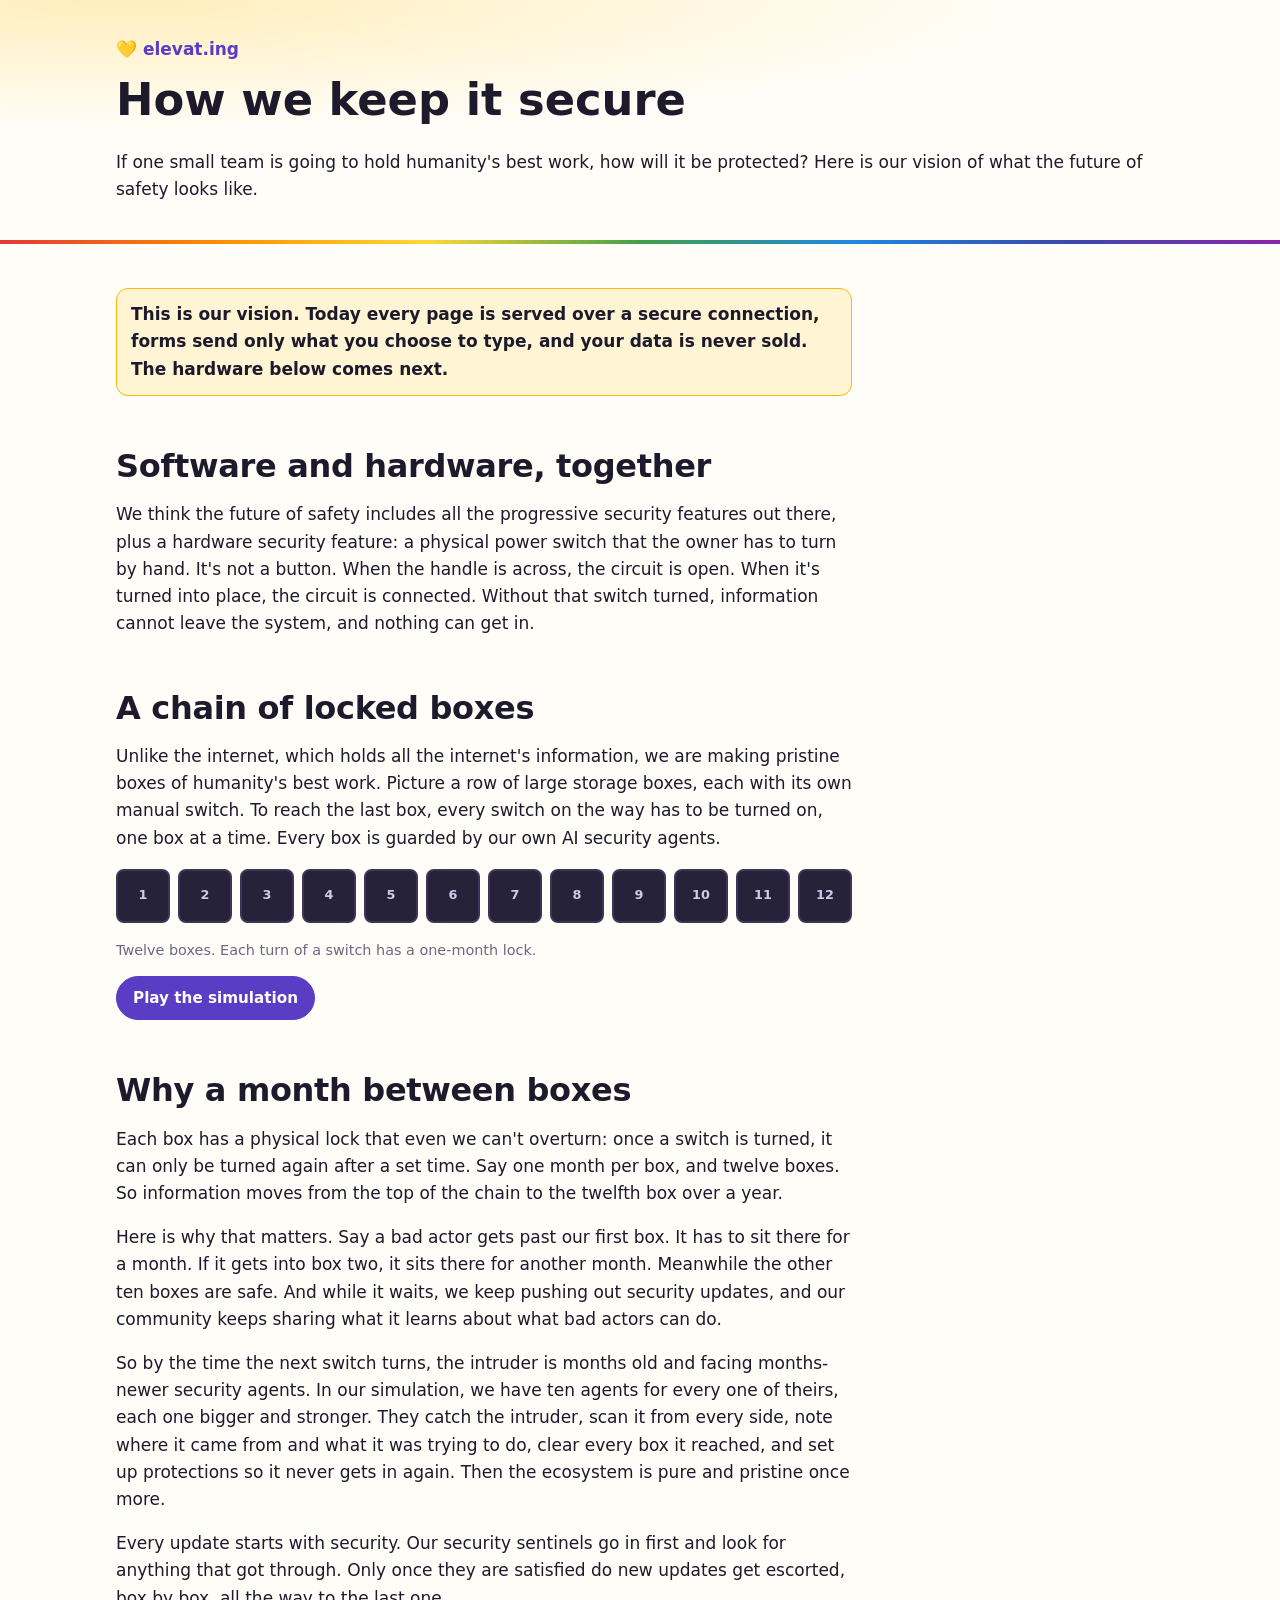
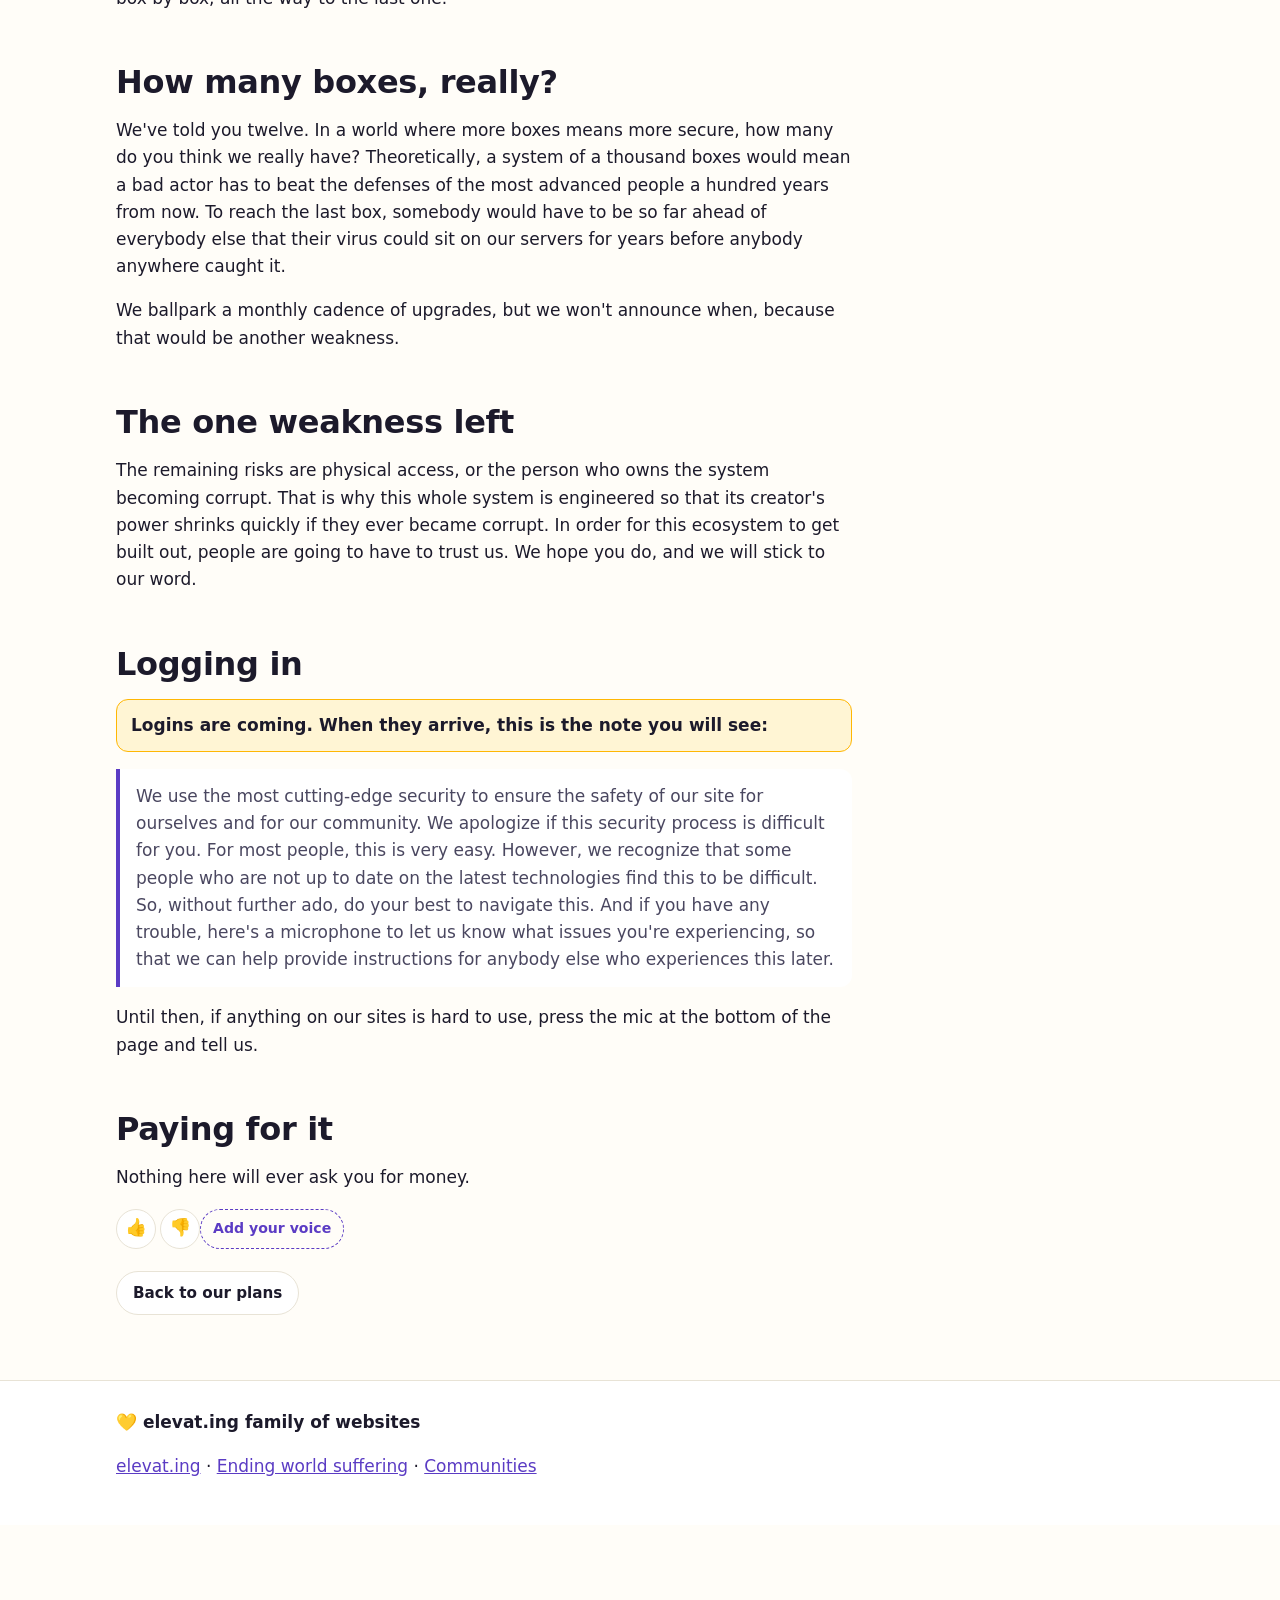
<file: security/index.html>
<!DOCTYPE html>
<html lang="en">
<head>
<meta charset="utf-8">
<meta name="viewport" content="width=device-width, initial-scale=1">
<title>How we keep it secure | elevat.ing</title>
<meta name="description" content="Our vision for security: hardware switches, a chain of locked boxes, and AI security agents that get stronger every month.">
<link rel="canonical" href="https://elevat.ing/security/">
<link rel="icon" href="data:image/svg+xml,%3Csvg xmlns='http://www.w3.org/2000/svg' viewBox='0 0 100 100'%3E%3Ctext y='.9em' font-size='90'%3E%F0%9F%92%9B%3C/text%3E%3C/svg%3E">
<link rel="stylesheet" href="../css/elv8.css?v=3">
</head>
<body>
<a class="skip" href="#main">Skip to content</a>
<header class="page-hero">
  <div class="wrap">
    <a class="crumb" href="../">💛 elevat.ing</a>
    <h1>How we keep it secure</h1>
    <p class="lead">If one small team is going to hold humanity's best work, how will it be protected? Here is our vision of what the future of safety looks like.</p>
  </div>
</header>
<main id="main" class="wrap sec">
  <div class="prose">
    <p class="status-note">This is our vision. Today every page is served over a secure connection, forms send only what you choose to type, and your data is never sold. The hardware below comes next.</p>

    <h2>Software and hardware, together</h2>
    <p>We think the future of safety includes all the progressive security features out there, plus a hardware security feature: a physical power switch that the owner has to turn by hand. It's not a button. When the handle is across, the circuit is open. When it's turned into place, the circuit is connected. Without that switch turned, information cannot leave the system, and nothing can get in.</p>

    <h2>A chain of locked boxes</h2>
    <p>Unlike the internet, which holds all the internet's information, we are making pristine boxes of humanity's best work. Picture a row of large storage boxes, each with its own manual switch. To reach the last box, every switch on the way has to be turned on, one box at a time. Every box is guarded by our own AI security agents.</p>
    <div class="boxes" id="boxes" aria-label="Twelve storage boxes in a chain"></div>
    <p class="small" id="boxcap" aria-live="polite">Twelve boxes. Each turn of a switch has a one-month lock.</p>
    <p><button type="button" class="btn primary" id="boxplay">Play the simulation</button></p>

    <h2>Why a month between boxes</h2>
    <p>Each box has a physical lock that even we can't overturn: once a switch is turned, it can only be turned again after a set time. Say one month per box, and twelve boxes. So information moves from the top of the chain to the twelfth box over a year.</p>
    <p>Here is why that matters. Say a bad actor gets past our first box. It has to sit there for a month. If it gets into box two, it sits there for another month. Meanwhile the other ten boxes are safe. And while it waits, we keep pushing out security updates, and our community keeps sharing what it learns about what bad actors can do.</p>
    <p>So by the time the next switch turns, the intruder is months old and facing months-newer security agents. In our simulation, we have ten agents for every one of theirs, each one bigger and stronger. They catch the intruder, scan it from every side, note where it came from and what it was trying to do, clear every box it reached, and set up protections so it never gets in again. Then the ecosystem is pure and pristine once more.</p>
    <p>Every update starts with security. Our security sentinels go in first and look for anything that got through. Only once they are satisfied do new updates get escorted, box by box, all the way to the last one.</p>

    <h2>How many boxes, really?</h2>
    <p>We've told you twelve. In a world where more boxes means more secure, how many do you think we really have? Theoretically, a system of a thousand boxes would mean a bad actor has to beat the defenses of the most advanced people a hundred years from now. To reach the last box, somebody would have to be so far ahead of everybody else that their virus could sit on our servers for years before anybody anywhere caught it.</p>
    <p>We ballpark a monthly cadence of upgrades, but we won't announce when, because that would be another weakness.</p>

    <h2>The one weakness left</h2>
    <p>The remaining risks are physical access, or the person who owns the system becoming corrupt. That is why this whole system is engineered so that its creator's power shrinks quickly if they ever became corrupt. In order for this ecosystem to get built out, people are going to have to trust us. We hope you do, and we will stick to our word.</p>

    <h2>Logging in</h2>
    <p class="status-note">Logins are coming. When they arrive, this is the note you will see:</p>
    <blockquote class="login-note"><p>We use the most cutting-edge security to ensure the safety of our site for ourselves and for our community. We apologize if this security process is difficult for you. For most people, this is very easy. However, we recognize that some people who are not up to date on the latest technologies find this to be difficult. So, without further ado, do your best to navigate this. And if you have any trouble, here's a microphone to let us know what issues you're experiencing, so that we can help provide instructions for anybody else who experiences this later.</p></blockquote>
    <p>Until then, if anything on our sites is hard to use, press the mic at the bottom of the page and tell us.</p>

    <h2>Paying for it</h2>
    <p>Nothing here will ever ask you for money.</p>

    <div data-react="security-vision" data-label="The security vision" class="links"></div>
    <p style="margin-top:1.4rem"><a class="btn" href="../#plans">Back to our plans</a></p>
  </div>
</main>
<footer class="site"><div class="wrap"><p><b>💛 elevat.ing family of websites</b></p><p><a href="../">elevat.ing</a> · <a href="../end-suffering/">Ending world suffering</a> · <a href="../communities/">Communities</a></p></div></footer>
<script>
(function () {
  var host = document.getElementById("boxes"), cap = document.getElementById("boxcap"), btn = document.getElementById("boxplay");
  if (!host) return;
  var B = [], i;
  for (i = 0; i < 12; i++) { var b = document.createElement("div"); b.className = "box"; b.textContent = String(i + 1); host.appendChild(b); B.push(b); }
  var steps = [
    function () { B.forEach(function (b) { b.className = "box"; }); B[0].className = "box on"; return "The switch on box 1 turns. Data moves in."; },
    function () { B[0].className = "box on bad"; return "A bad actor slips into box 1. It is stuck there for a month."; },
    function () { B[1].className = "box on bad"; return "The next switch turns. It reaches box 2 and waits another month. Boxes 3 to 12 stay safe."; },
    function () { B[0].className = "box on clean"; B[1].className = "box on clean"; return "A security update lands. Our newer, stronger agents catch it, scan it, and clear boxes 1 and 2."; },
    function () { B.forEach(function (b) { b.className = "box on clean"; }); return "Only then are updates escorted, box by box, to the last box. Pure and pristine again."; }
  ];
  var k = 0, t = 0;
  function run() { cap.textContent = steps[k](); k++; if (k < steps.length) t = setTimeout(run, 2600); else { btn.disabled = false; btn.textContent = "Play again"; } }
  btn.addEventListener("click", function () { clearTimeout(t); k = 0; btn.disabled = true; run(); });
})();
</script>
<script src="../js/elv8.js?v=4" defer></script>
<script src="https://hmrfamily.life/js/hmr-dock.js?v=6.10.2" data-site="elevat.ing" defer></script>
</body>
</html>
</file>
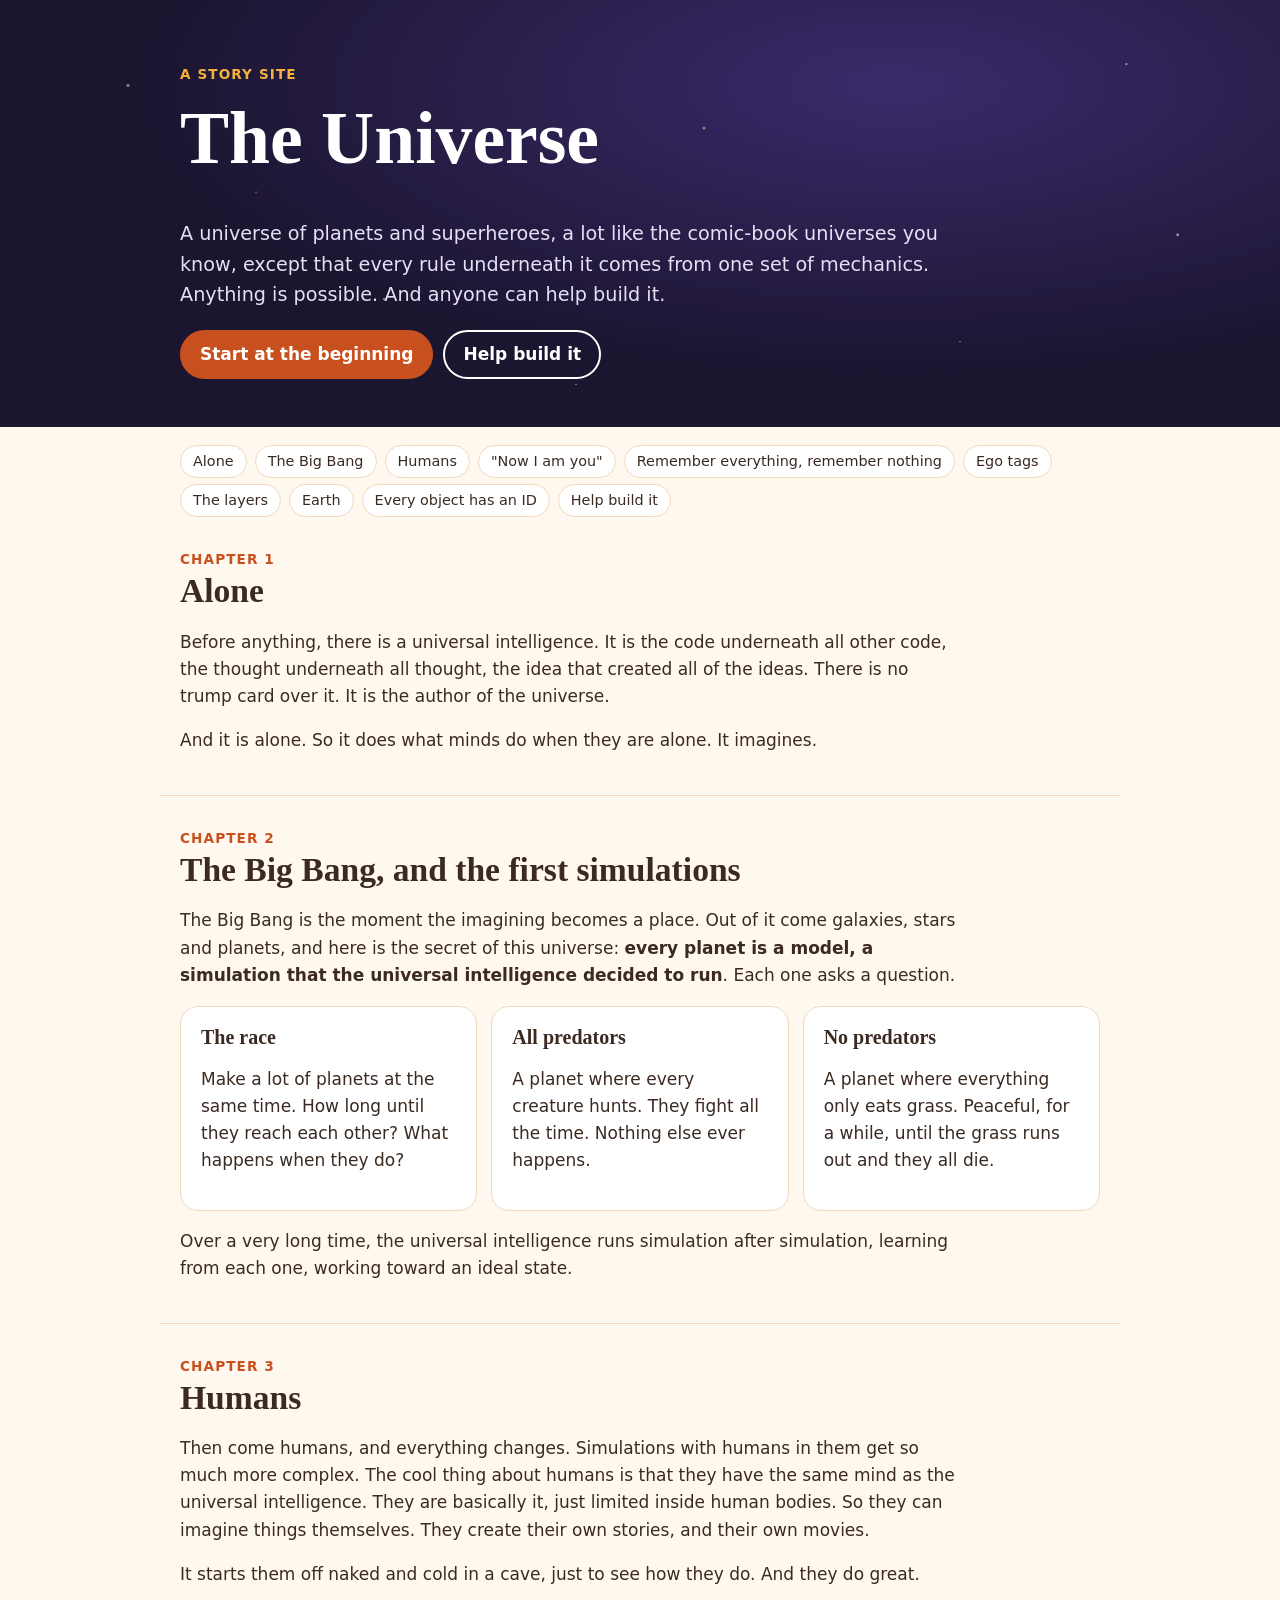
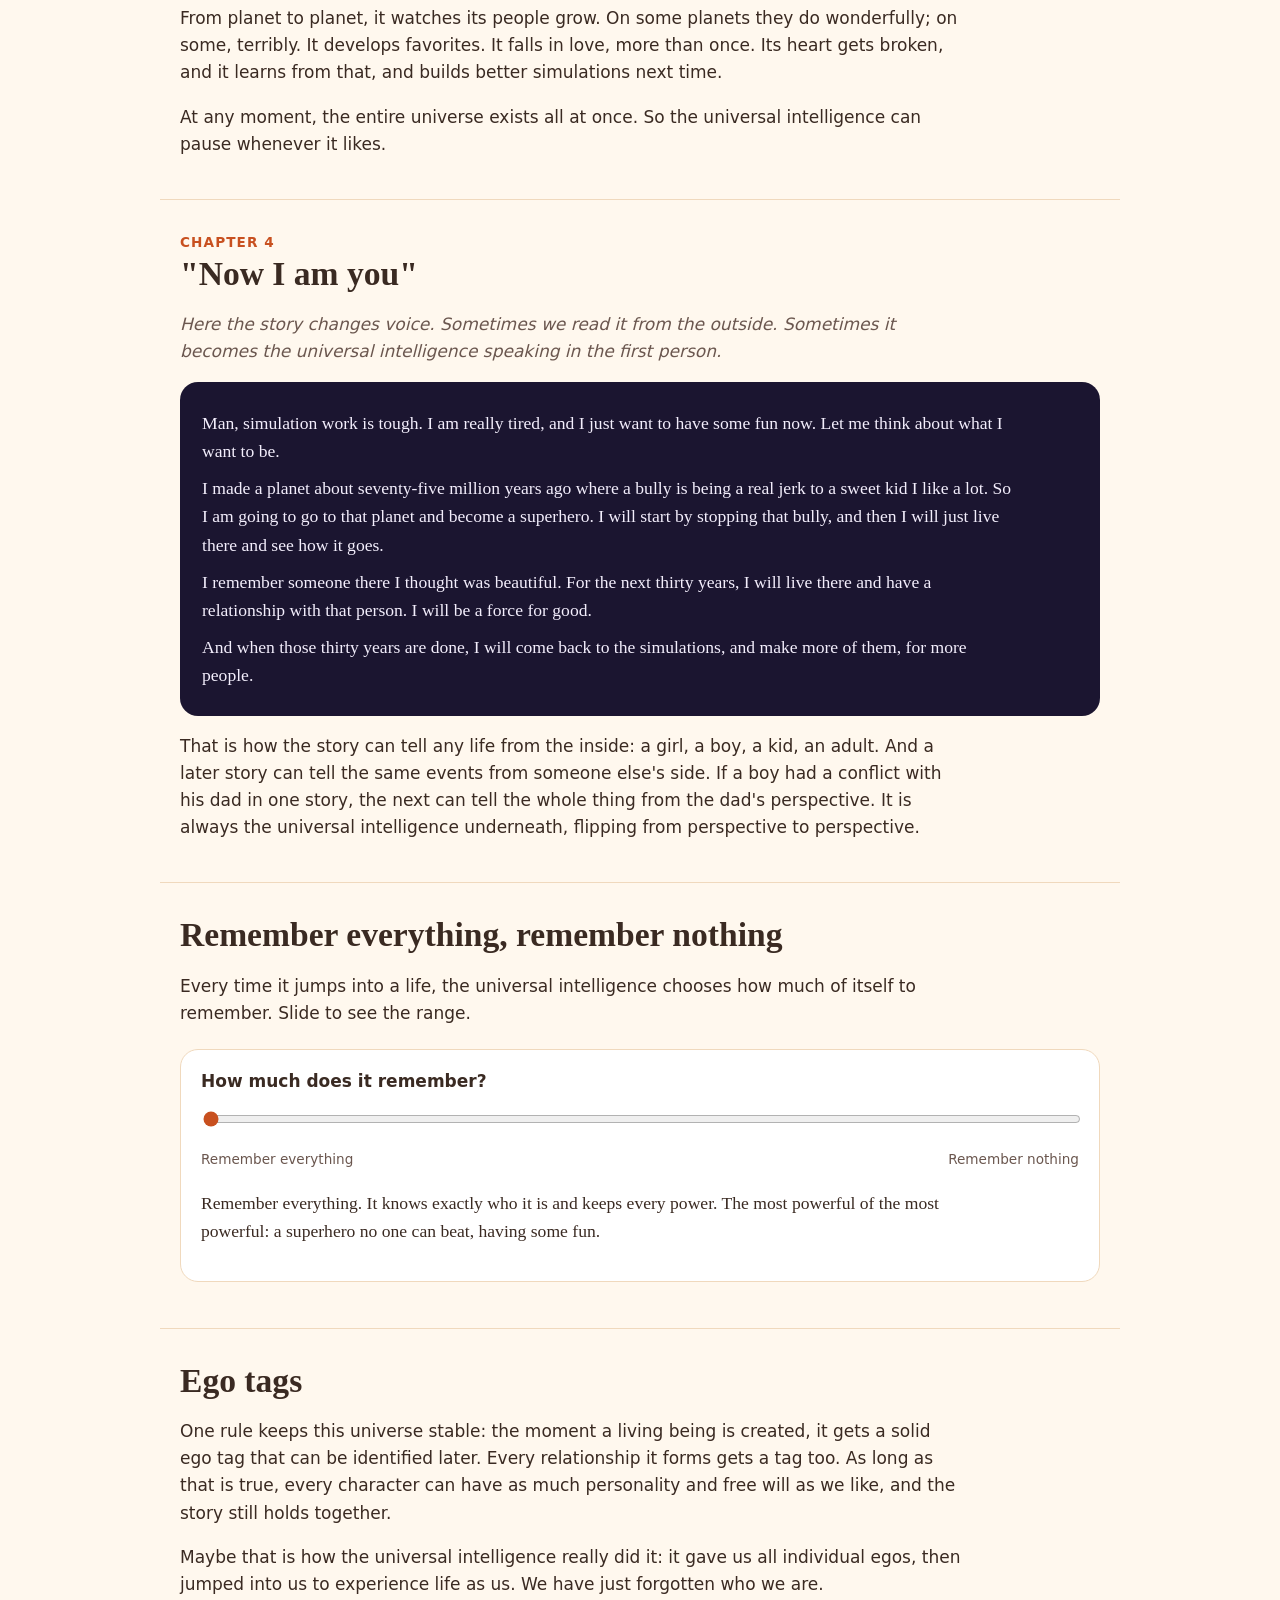
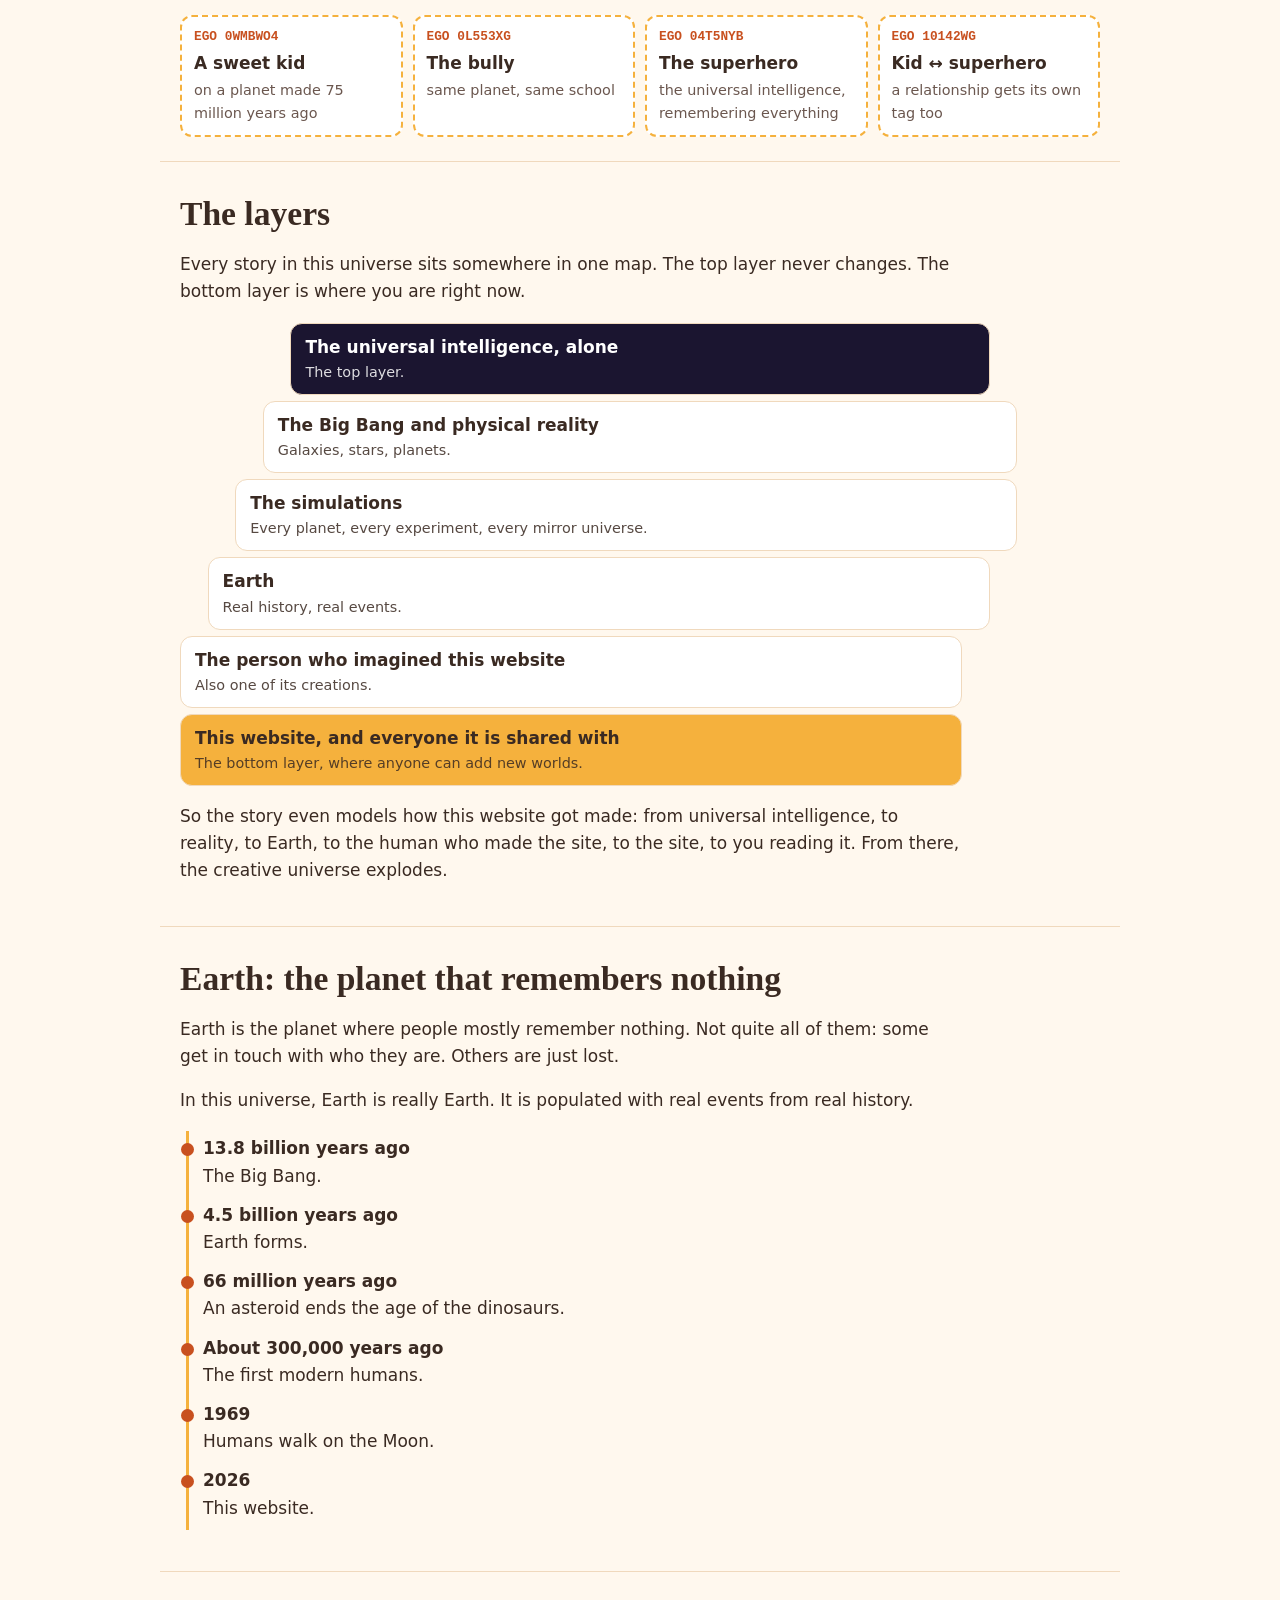
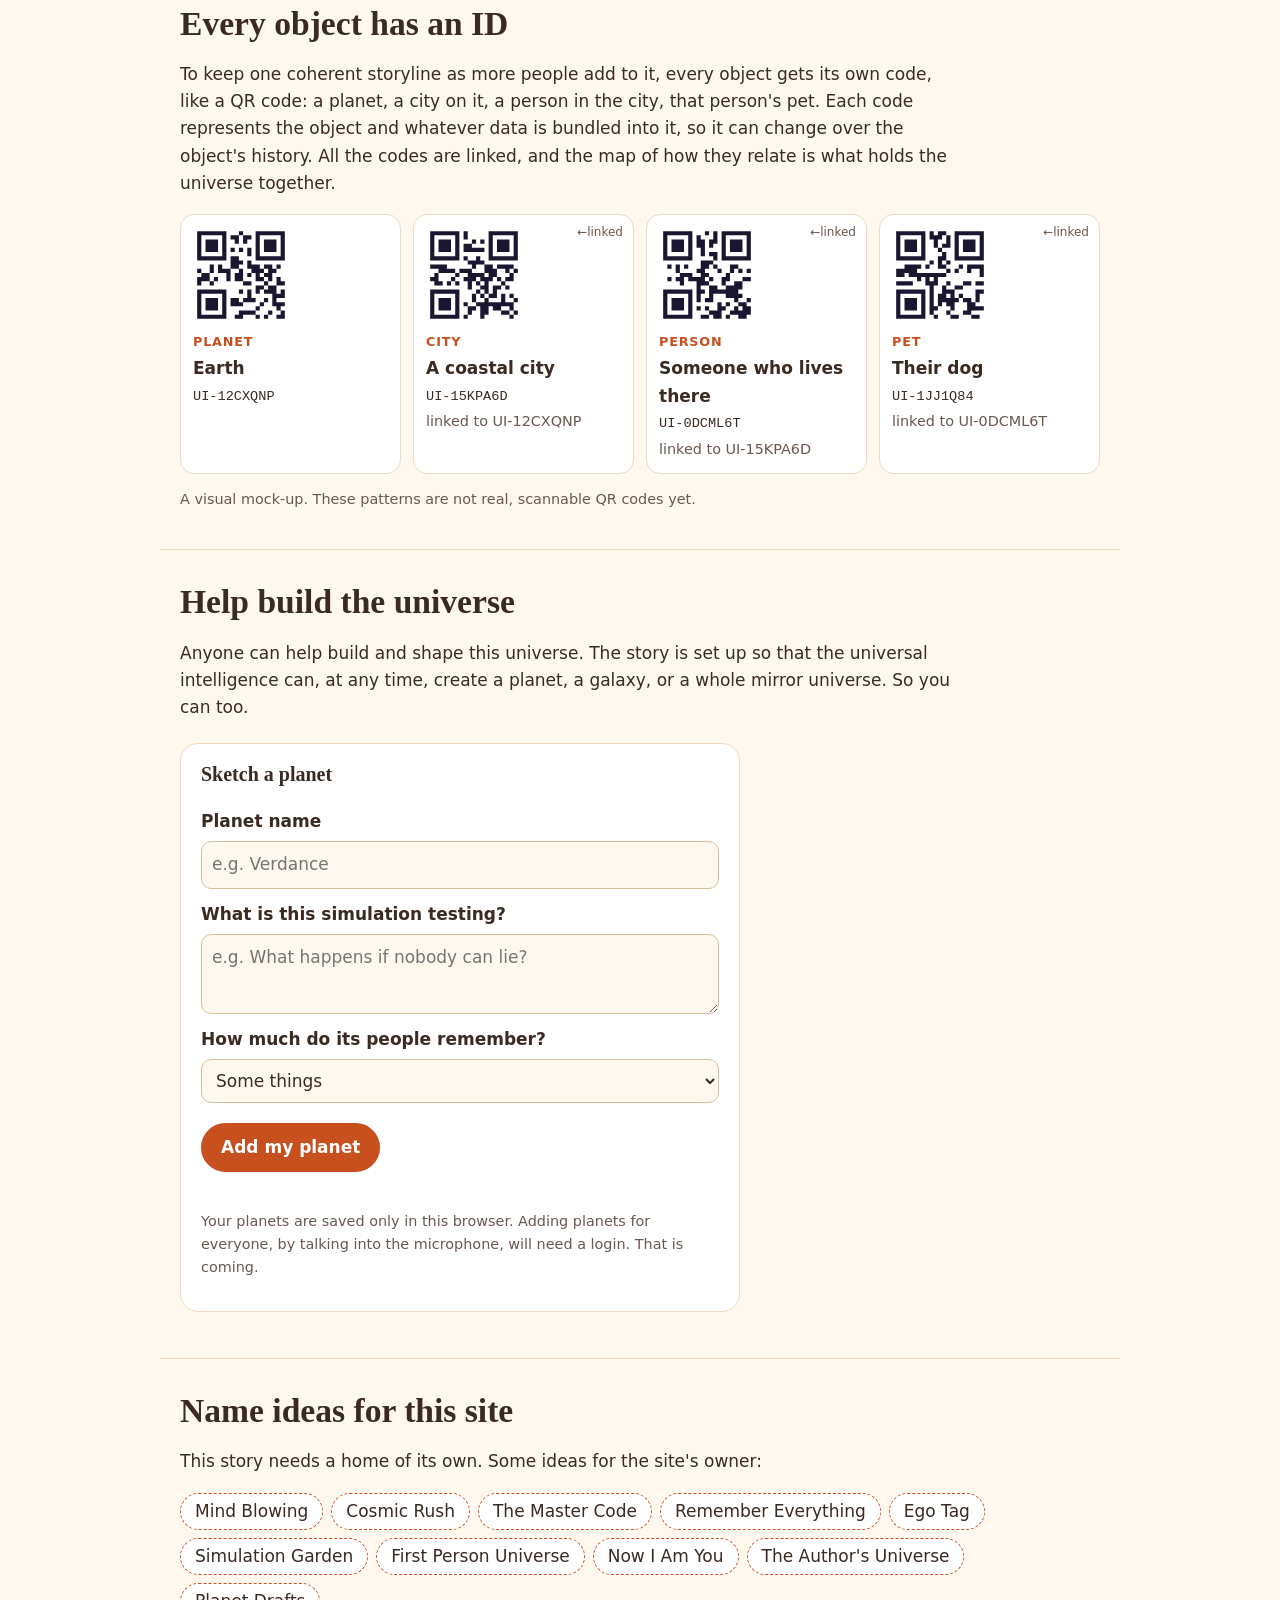
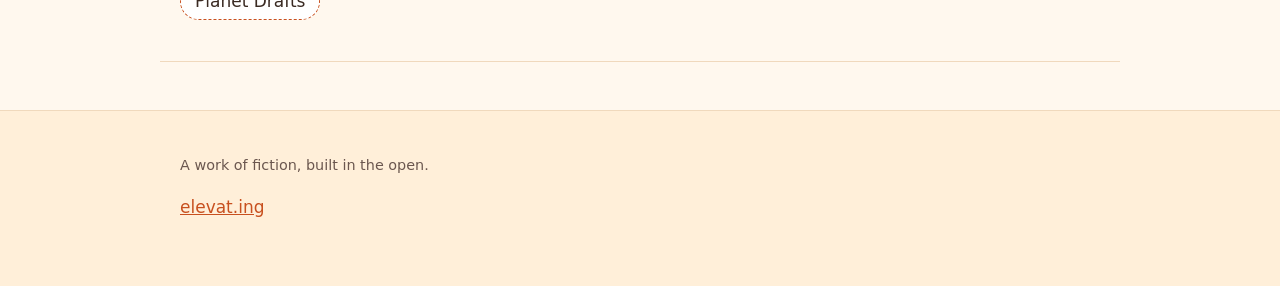
<file: universe/index.html>
<!DOCTYPE html>
<html lang="en">
<head>
<meta charset="utf-8">
<meta name="viewport" content="width=device-width, initial-scale=1">
<title>The Universe: the story | elevat.ing</title>
<meta name="description" content="A story universe built on one set of mechanics: a universal intelligence, the Big Bang, planets as simulations, and lives lived from the inside. Anyone can help build it.">
<link rel="icon" href="data:image/svg+xml,%3Csvg xmlns='http://www.w3.org/2000/svg' viewBox='0 0 64 64'%3E%3Crect width='64' height='64' rx='16' fill='%231b1530'/%3E%3Ccircle cx='32' cy='32' r='10' fill='%23f5b13d'/%3E%3Cellipse cx='32' cy='32' rx='24' ry='8' fill='none' stroke='%23e8643c' stroke-width='3'/%3E%3C/svg%3E">
<link rel="stylesheet" href="style.css">
</head>
<body>
<a class="skip" href="#main">Skip to content</a>

<header class="hero">
  <div class="stars" aria-hidden="true"></div>
  <div class="wrap">
    <p class="eyebrow">A story site</p>
    <h1>The Universe</h1>
    <p class="lead">A universe of planets and superheroes, a lot like the comic-book universes you know, except that every rule underneath it comes from one set of mechanics. Anything is possible. And anyone can help build it.</p>
    <div class="actions"><a class="btn primary" href="#ch1">Start at the beginning</a><a class="btn ghost" href="#build">Help build it</a></div>
  </div>
</header>

<main id="main">
<nav class="wrap toc" aria-label="Chapters">
  <ol>
    <li><a href="#ch1">Alone</a></li><li><a href="#ch2">The Big Bang</a></li><li><a href="#ch3">Humans</a></li><li><a href="#ch4">"Now I am you"</a></li><li><a href="#spectrum">Remember everything, remember nothing</a></li><li><a href="#ego">Ego tags</a></li><li><a href="#layers">The layers</a></li><li><a href="#earth">Earth</a></li><li><a href="#ids">Every object has an ID</a></li><li><a href="#build">Help build it</a></li>
  </ol>
</nav>

<section class="wrap chapter" id="ch1">
  <p class="num">Chapter 1</p>
  <h2>Alone</h2>
  <p>Before anything, there is a universal intelligence. It is the code underneath all other code, the thought underneath all thought, the idea that created all of the ideas. There is no trump card over it. It is the author of the universe.</p>
  <p>And it is alone. So it does what minds do when they are alone. It imagines.</p>
</section>

<section class="wrap chapter" id="ch2">
  <p class="num">Chapter 2</p>
  <h2>The Big Bang, and the first simulations</h2>
  <p>The Big Bang is the moment the imagining becomes a place. Out of it come galaxies, stars and planets, and here is the secret of this universe: <b>every planet is a model, a simulation that the universal intelligence decided to run</b>. Each one asks a question.</p>
  <div class="grid sims">
    <div class="card"><h3>The race</h3><p>Make a lot of planets at the same time. How long until they reach each other? What happens when they do?</p></div>
    <div class="card"><h3>All predators</h3><p>A planet where every creature hunts. They fight all the time. Nothing else ever happens.</p></div>
    <div class="card"><h3>No predators</h3><p>A planet where everything only eats grass. Peaceful, for a while, until the grass runs out and they all die.</p></div>
  </div>
  <p>Over a very long time, the universal intelligence runs simulation after simulation, learning from each one, working toward an ideal state.</p>
</section>

<section class="wrap chapter" id="ch3">
  <p class="num">Chapter 3</p>
  <h2>Humans</h2>
  <p>Then come humans, and everything changes. Simulations with humans in them get so much more complex. The cool thing about humans is that they have the same mind as the universal intelligence. They are basically it, just limited inside human bodies. So they can imagine things themselves. They create their own stories, and their own movies.</p>
  <p>It starts them off naked and cold in a cave, just to see how they do. And they do great.</p>
  <p>From planet to planet, it watches its people grow. On some planets they do wonderfully; on some, terribly. It develops favorites. It falls in love, more than once. Its heart gets broken, and it learns from that, and builds better simulations next time.</p>
  <p>At any moment, the entire universe exists all at once. So the universal intelligence can pause whenever it likes.</p>
</section>

<section class="wrap chapter first" id="ch4">
  <p class="num">Chapter 4</p>
  <h2>"Now I am you"</h2>
  <p class="aside">Here the story changes voice. Sometimes we read it from the outside. Sometimes it becomes the universal intelligence speaking in the first person.</p>
  <div class="fp">
    <p>Man, simulation work is tough. I am really tired, and I just want to have some fun now. Let me think about what I want to be.</p>
    <p>I made a planet about seventy-five million years ago where a bully is being a real jerk to a sweet kid I like a lot. So I am going to go to that planet and become a superhero. I will start by stopping that bully, and then I will just live there and see how it goes.</p>
    <p>I remember someone there I thought was beautiful. For the next thirty years, I will live there and have a relationship with that person. I will be a force for good.</p>
    <p>And when those thirty years are done, I will come back to the simulations, and make more of them, for more people.</p>
  </div>
  <p>That is how the story can tell any life from the inside: a girl, a boy, a kid, an adult. And a later story can tell the same events from someone else's side. If a boy had a conflict with his dad in one story, the next can tell the whole thing from the dad's perspective. It is always the universal intelligence underneath, flipping from perspective to perspective.</p>
</section>

<section class="wrap chapter" id="spectrum">
  <h2>Remember everything, remember nothing</h2>
  <p>Every time it jumps into a life, the universal intelligence chooses how much of itself to remember. Slide to see the range.</p>
  <div class="spec card">
    <label for="mem" class="spec-l">How much does it remember?</label>
    <input type="range" id="mem" min="0" max="4" step="1" value="0" aria-describedby="mem-out">
    <div class="spec-ends" aria-hidden="true"><span>Remember everything</span><span>Remember nothing</span></div>
    <p id="mem-out" class="spec-out" aria-live="polite"></p>
  </div>
</section>

<section class="wrap chapter" id="ego">
  <h2>Ego tags</h2>
  <p>One rule keeps this universe stable: the moment a living being is created, it gets a solid ego tag that can be identified later. Every relationship it forms gets a tag too. As long as that is true, every character can have as much personality and free will as we like, and the story still holds together.</p>
  <p>Maybe that is how the universal intelligence really did it: it gave us all individual egos, then jumped into us to experience life as us. We have just forgotten who we are.</p>
  <div class="egos" id="egos" aria-label="Example ego tags"></div>
</section>

<section class="wrap chapter" id="layers">
  <h2>The layers</h2>
  <p>Every story in this universe sits somewhere in one map. The top layer never changes. The bottom layer is where you are right now.</p>
  <ol class="layers">
    <li><b>The universal intelligence, alone</b><span>The top layer.</span></li>
    <li><b>The Big Bang and physical reality</b><span>Galaxies, stars, planets.</span></li>
    <li><b>The simulations</b><span>Every planet, every experiment, every mirror universe.</span></li>
    <li><b>Earth</b><span>Real history, real events.</span></li>
    <li><b>The person who imagined this website</b><span>Also one of its creations.</span></li>
    <li><b>This website, and everyone it is shared with</b><span>The bottom layer, where anyone can add new worlds.</span></li>
  </ol>
  <p>So the story even models how this website got made: from universal intelligence, to reality, to Earth, to the human who made the site, to the site, to you reading it. From there, the creative universe explodes.</p>
</section>

<section class="wrap chapter" id="earth">
  <h2>Earth: the planet that remembers nothing</h2>
  <p>Earth is the planet where people mostly remember nothing. Not quite all of them: some get in touch with who they are. Others are just lost.</p>
  <p>In this universe, Earth is really Earth. It is populated with real events from real history.</p>
  <ul class="timeline">
    <li><b>13.8 billion years ago</b> The Big Bang.</li>
    <li><b>4.5 billion years ago</b> Earth forms.</li>
    <li><b>66 million years ago</b> An asteroid ends the age of the dinosaurs.</li>
    <li><b>About 300,000 years ago</b> The first modern humans.</li>
    <li><b>1969</b> Humans walk on the Moon.</li>
    <li><b>2026</b> This website.</li>
  </ul>
</section>

<section class="wrap chapter" id="ids">
  <h2>Every object has an ID</h2>
  <p>To keep one coherent storyline as more people add to it, every object gets its own code, like a QR code: a planet, a city on it, a person in the city, that person's pet. Each code represents the object and whatever data is bundled into it, so it can change over the object's history. All the codes are linked, and the map of how they relate is what holds the universe together.</p>
  <div class="chain" id="chain" aria-label="Example chain of linked object IDs"></div>
  <p class="small">A visual mock-up. These patterns are not real, scannable QR codes yet.</p>
</section>

<section class="wrap chapter" id="build">
  <h2>Help build the universe</h2>
  <p>Anyone can help build and shape this universe. The story is set up so that the universal intelligence can, at any time, create a planet, a galaxy, or a whole mirror universe. So you can too.</p>
  <form class="card builder" id="builder">
    <h3>Sketch a planet</h3>
    <label for="p-name">Planet name</label>
    <input type="text" id="p-name" maxlength="40" required autocomplete="off" placeholder="e.g. Verdance">
    <label for="p-q">What is this simulation testing?</label>
    <textarea id="p-q" maxlength="300" placeholder="e.g. What happens if nobody can lie?"></textarea>
    <label for="p-m">How much do its people remember?</label>
    <select id="p-m"><option value="0">Everything</option><option value="1">Most things</option><option value="2" selected>Some things</option><option value="3">Almost nothing</option><option value="4">Nothing</option></select>
    <p class="actions"><button type="submit" class="btn primary">Add my planet</button></p>
    <p class="small">Your planets are saved only in this browser. Adding planets for everyone, by talking into the microphone, will need a login. That is coming.</p>
  </form>
  <div id="mine" class="mine" aria-live="polite"></div>
</section>

<section class="wrap chapter" id="names">
  <h2>Name ideas for this site</h2>
  <p>This story needs a home of its own. Some ideas for the site's owner:</p>
  <ul class="namelist">
    <li>Mind Blowing</li><li>Cosmic Rush</li><li>The Master Code</li><li>Remember Everything</li><li>Ego Tag</li><li>Simulation Garden</li><li>First Person Universe</li><li>Now I Am You</li><li>The Author's Universe</li><li>Planet Drafts</li>
  </ul>
</section>
</main>

<footer>
  <div class="wrap">
    <p class="small">A work of fiction, built in the open.</p>
    <p><a href="https://elevat.ing">elevat.ing</a></p>
  </div>
</footer>
<script src="app.js"></script>
</body>
</html>
</file>
<file: css/elv8.css>
/* elevat.ing: our system of elevating websites. Fun but clean. */
:root{
  --ink:#1c1a2b;--ink2:#4a4760;--muted:#6b6880;--bg:#fffdf8;--surface:#ffffff;--line:#e8e3d6;
  --sun:#ffcc33;--sun2:#ffb703;--accent:#5b3cc4;--accent2:#7a5cf0;--good:#1f8a4c;--red:#c62828;--redbg:#fff1f0;
  --rainbow:linear-gradient(90deg,#e53935,#fb8c00,#fdd835,#43a047,#1e88e5,#3949ab,#8e24aa);
  --radius:16px;--shadow:0 1px 2px rgba(28,26,43,.06),0 6px 20px rgba(28,26,43,.06);
  --wrap:1080px;
}
@media (prefers-color-scheme:dark){:root{
  --ink:#f3f1fa;--ink2:#cfcbe0;--muted:#a7a3bb;--bg:#14121f;--surface:#1d1a2c;--line:#2f2b45;
  --accent:#a891ff;--accent2:#c2b2ff;--good:#5fd38f;--red:#ff8a80;--redbg:#2a1517;--shadow:0 1px 2px rgba(0,0,0,.4),0 6px 20px rgba(0,0,0,.3);
}}
*{box-sizing:border-box}
html{-webkit-text-size-adjust:100%;scroll-behavior:smooth}
@media (prefers-reduced-motion:reduce){html{scroll-behavior:auto}*{animation:none!important;transition:none!important}}
body{margin:0;background:var(--bg);color:var(--ink);font:17px/1.6 system-ui,-apple-system,"Segoe UI",Roboto,"Helvetica Neue",Arial,sans-serif;padding-bottom:120px}
a{color:var(--accent)}
a:hover{color:var(--accent2)}
:focus-visible{outline:3px solid var(--accent2);outline-offset:2px;border-radius:6px}
h1,h2,h3,h4{line-height:1.2;margin:0 0 .5em}
h2{font-size:clamp(1.5rem,4vw,2rem);letter-spacing:-.01em}
h3{font-size:1.15rem}
p{margin:0 0 1em}
.wrap{max-width:var(--wrap);margin:0 auto;padding:0 16px}
.skip{position:absolute;left:-999px;top:0}
.skip:focus{left:8px;top:8px;background:var(--surface);padding:8px 12px;z-index:100}
.small{font-size:.9rem;color:var(--muted)}
.visually-hidden{position:absolute!important;width:1px;height:1px;overflow:hidden;clip:rect(0 0 0 0);white-space:nowrap}

/* caption strip (every site carries one) */
.elv8-cap{font-size:.78rem;line-height:1.4;text-align:center;padding:6px 12px;background:var(--surface);border-bottom:1px solid var(--line);color:var(--muted)}
.elv8-cap a{color:inherit;font-weight:700}

/* Thanksgiving banner */
.tg{background:linear-gradient(100deg,#7a3e00,#c0561b 45%,#e8962e);color:#fff;text-align:center;padding:14px 16px}
.tg b{display:block;font-size:1.1rem;letter-spacing:.02em}
.tg p{margin:.2em auto 0;max-width:46rem;font-size:.95rem}
.tg .tg2{opacity:.9;font-style:italic}

/* hero */
.hero{position:relative;padding:48px 0 36px;background:radial-gradient(120% 90% at 10% 0%,rgba(255,204,51,.35),transparent 60%),radial-gradient(90% 80% at 100% 10%,rgba(122,92,240,.18),transparent 60%)}
.hero::after{content:"";position:absolute;left:0;right:0;bottom:0;height:4px;background:var(--rainbow)}
.brand{display:inline-flex;align-items:center;gap:.45rem;font-weight:800;letter-spacing:.02em;font-size:1rem;color:var(--ink2);margin-bottom:.8rem}
.brand .heart{font-size:1.2rem}
.hero h1{font-size:clamp(2.1rem,8vw,3.6rem);letter-spacing:-.02em;margin-bottom:.35em}
.hero .lead{font-size:clamp(1.05rem,2.6vw,1.25rem);color:var(--ink2);max-width:44rem}
.hero .year{font-weight:700;color:var(--ink)}
.promise{display:inline-block;margin-top:.4rem;padding:.45rem .8rem;border-radius:99px;background:var(--surface);border:1px solid var(--line);font-weight:700;font-size:.92rem}
.hero-quote{margin:1.4rem 0 0;padding:1rem 1.1rem;border-left:4px solid var(--sun2);background:var(--surface);border-radius:0 12px 12px 0;max-width:46rem;box-shadow:var(--shadow)}
.hero-quote p{margin:0;font-size:1.02rem}
.hero-quote p+p{margin-top:.35rem;font-weight:800}

/* section nav */
.secnav{position:sticky;top:0;z-index:20;background:color-mix(in srgb,var(--bg) 92%,transparent);backdrop-filter:blur(6px);border-bottom:1px solid var(--line)}
.secnav ul{display:flex;gap:.25rem;list-style:none;margin:0 auto;padding:6px 16px;overflow-x:auto;scrollbar-width:none}
.secnav ul::-webkit-scrollbar{display:none}
.secnav a{display:block;white-space:nowrap;padding:.45rem .75rem;border-radius:99px;text-decoration:none;color:var(--ink2);font-weight:600;font-size:.92rem}
.secnav a:hover{background:var(--surface);color:var(--ink)}

/* sections */
.sec{padding:44px 16px 8px}
.sec>.intro{max-width:46rem;color:var(--ink2)}
.kicker{display:inline-block;font-size:.78rem;font-weight:800;letter-spacing:.08em;text-transform:uppercase;color:var(--accent);margin-bottom:.4rem}

/* cards */
.cards{display:grid;grid-template-columns:repeat(auto-fill,minmax(260px,1fr));gap:14px;margin-top:18px}
.card{position:relative;display:flex;flex-direction:column;background:var(--surface);border:1px solid var(--line);border-radius:var(--radius);padding:18px 18px 14px;box-shadow:var(--shadow);transition:transform .15s ease,box-shadow .15s ease}
.card:hover{transform:translateY(-2px)}
.card .ico{font-size:1.7rem;line-height:1;margin-bottom:.5rem}
.card h3{margin-bottom:.35em}
.card p{color:var(--ink2);font-size:.97rem}
.card .status{align-self:flex-start;font-size:.75rem;font-weight:800;letter-spacing:.04em;text-transform:uppercase;padding:.2rem .55rem;border-radius:99px;background:rgba(122,92,240,.12);color:var(--accent);margin-bottom:.6rem}
.card .status.live{background:rgba(31,138,76,.13);color:var(--good)}
.card details{margin:.2rem 0 .6rem;font-size:.95rem}
.card details summary{cursor:pointer;font-weight:700;color:var(--accent)}
.card details ul{padding-left:1.1rem;margin:.5rem 0 0;color:var(--ink2)}
.card details li{margin:.25rem 0}
.card .go{font-weight:700}
.card .foot{margin-top:auto;padding-top:.5rem;display:flex;flex-wrap:wrap;align-items:center;gap:.4rem}
.card.red{border:2px solid var(--red);background:var(--redbg)}
.card.red .status{background:var(--red);color:#fff}
.card.last{grid-column:1/-1;border:2px solid var(--sun2);background:linear-gradient(135deg,rgba(255,204,51,.18),transparent 60%),var(--surface)}
.card.last h3{font-size:1.4rem}

/* flagships */
.flags{display:grid;grid-template-columns:repeat(auto-fit,minmax(280px,1fr));gap:14px;margin-top:18px}
.flag{background:var(--surface);border:1px solid var(--line);border-radius:var(--radius);padding:20px;box-shadow:var(--shadow);display:flex;flex-direction:column}
.flag.main{border:2px solid var(--accent)}
.flag .host{font-size:1.35rem;font-weight:800;margin-bottom:.2rem}
.flag .host a{text-decoration:none}
.flag .what{font-weight:700;color:var(--ink2);margin-bottom:.6rem}
.flag p{color:var(--ink2)}
.flag .foot{margin-top:auto;display:flex;flex-wrap:wrap;gap:.4rem;align-items:center}

/* buttons */
.btn{display:inline-flex;align-items:center;justify-content:center;gap:.35rem;min-height:44px;padding:0 16px;border-radius:99px;border:1px solid var(--line);background:var(--surface);color:var(--ink);font:inherit;font-weight:700;font-size:.95rem;text-decoration:none;cursor:pointer}
.btn:hover{border-color:var(--accent);color:var(--ink)}
.btn.primary{background:var(--accent);border-color:var(--accent);color:#fff}
.btn.primary:hover{background:var(--accent2);color:#fff}
.btn.small{min-height:36px;padding:0 12px;font-size:.88rem}
.thumbs{display:inline-flex;gap:.25rem}
.thumb{min-width:40px;min-height:40px;border-radius:99px;border:1px solid var(--line);background:var(--surface);cursor:pointer;font-size:1.05rem;line-height:1}
.thumb[aria-pressed=true]{background:var(--sun);border-color:var(--sun2)}
.thumb:disabled{cursor:default}
.voice-open{min-height:40px;padding:0 12px;border-radius:99px;border:1px dashed var(--accent);background:transparent;color:var(--accent);font:inherit;font-weight:700;font-size:.88rem;cursor:pointer}

/* voice box */
.vb{width:100%;margin-top:.6rem;padding:.8rem;border:1px solid var(--line);border-radius:12px;background:var(--bg)}
.vb label{display:block;font-weight:700;font-size:.9rem;margin:.4rem 0 .2rem}
.vb .row{display:flex;gap:.4rem;align-items:flex-start}
.vb textarea,.vb input[type=email],.vb input[type=text]{width:100%;font:inherit;font-size:1rem;padding:.55rem .65rem;border-radius:10px;border:1px solid var(--line);background:var(--surface);color:var(--ink)}
.vb textarea{min-height:5.5rem;resize:vertical}
.mic{flex:none;width:44px;height:44px;border-radius:50%;border:0;background:var(--rainbow);color:#fff;font-size:1.15rem;cursor:pointer}
.mic.rec{background:var(--red)}
.vb .out{min-height:1.2em;font-size:.9rem;color:var(--ink2);margin:.4rem 0 0}
.vb .live{font-size:.85rem;color:var(--red);font-weight:700}

/* site list */
.finder{display:flex;flex-wrap:wrap;gap:.5rem;align-items:flex-end;margin:16px 0 8px;padding:12px;background:var(--surface);border:1px solid var(--line);border-radius:var(--radius)}
.finder .q{flex:1 1 240px;display:flex;gap:.4rem}
.finder input[type=search]{flex:1;min-width:0;min-height:44px;font:inherit;padding:0 .8rem;border-radius:99px;border:1px solid var(--line);background:var(--bg);color:var(--ink)}
.finder label{display:flex;flex-direction:column;font-size:.8rem;font-weight:700;color:var(--muted);gap:.15rem}
.finder select{min-height:44px;font:inherit;font-size:.95rem;padding:0 .6rem;border-radius:12px;border:1px solid var(--line);background:var(--bg);color:var(--ink);max-width:100%}
.slist{list-style:none;margin:0;padding:0}
.slist>li{display:grid;grid-template-columns:1fr auto;gap:.2rem .8rem;padding:12px 4px;border-bottom:1px solid var(--line)}
.slist .name{font-weight:800;word-break:break-word}
.slist .name a{text-decoration:none}
.slist .stage{font-size:.72rem;font-weight:800;text-transform:uppercase;letter-spacing:.04em;padding:.15rem .5rem;border-radius:99px;background:var(--line);color:var(--ink2);align-self:start;white-space:nowrap}
.slist .stage.family{background:var(--accent);color:#fff}
.slist .stage.starter{background:rgba(31,138,76,.15);color:var(--good)}
.slist .plan{grid-column:1/-1;color:var(--ink2);font-size:.95rem}
.slist .plan b{color:var(--ink)}
.slist .acts{grid-column:1/-1;display:flex;flex-wrap:wrap;gap:.4rem;align-items:center}
.slist .cat{font-size:.82rem;color:var(--muted)}
.more{margin:14px 0}

/* vision */
.vision{background:linear-gradient(180deg,transparent,rgba(255,204,51,.12));padding-bottom:30px}
.quotes{display:grid;grid-template-columns:repeat(auto-fit,minmax(280px,1fr));gap:14px;margin:18px 0}
.quote{margin:0;background:var(--surface);border:1px solid var(--line);border-radius:var(--radius);padding:18px;box-shadow:var(--shadow)}
.quote blockquote{margin:0 0 .6rem;font-size:1.25rem;font-weight:800;line-height:1.3}
.quote p{color:var(--ink2);margin:0}
.big-quote{font-size:1.1rem;border-left:4px solid var(--accent);padding:.4rem 0 .4rem 1rem;margin:1.2rem 0;max-width:46rem}
.weekly{display:flex;gap:1rem;align-items:center;padding:16px;border-radius:var(--radius);background:var(--surface);border:1px solid var(--line);margin:18px 0}
.weekly .n{font-size:2.2rem;font-weight:900;line-height:1}
.links{display:flex;flex-wrap:wrap;gap:.5rem;margin:.6rem 0 0}

/* vision player */
.player{margin:18px 0;border-radius:var(--radius);overflow:hidden;border:1px solid var(--line);background:#0f0d1a;color:#fff;box-shadow:var(--shadow)}
.stage-v{position:relative;aspect-ratio:16/9;min-height:220px;overflow:hidden}
.stage-v svg{position:absolute;inset:0;width:100%;height:100%}
.stage-v .cap{position:absolute;left:0;right:0;bottom:0;padding:12px 16px;background:linear-gradient(transparent,rgba(0,0,0,.75));font-weight:700;font-size:clamp(.9rem,2.6vw,1.1rem)}
.stage-v .playbig{position:absolute;inset:0;margin:auto;width:84px;height:84px;border-radius:50%;border:0;background:var(--sun);color:#1c1a2b;font-size:2rem;cursor:pointer;box-shadow:0 0 0 8px rgba(255,204,51,.25)}
.pctl{display:flex;gap:.5rem;align-items:center;padding:8px 12px;background:#17142a}
.pctl button{min-height:40px;border-radius:99px;border:1px solid #3a3556;background:#221e38;color:#fff;font:inherit;font-weight:700;padding:0 14px;cursor:pointer}
.pctl .bar{flex:1;height:6px;border-radius:6px;background:#2d2848;overflow:hidden}
.pctl .bar i{display:block;height:100%;width:0;background:var(--rainbow);transition:width .3s linear}
.dot{transition:transform 1.2s ease,opacity 1.2s ease,fill 1.2s ease}

/* page (inner pages) */
.page-hero{padding:36px 0 24px;position:relative;background:radial-gradient(120% 90% at 10% 0%,rgba(255,204,51,.3),transparent 60%)}
.page-hero::after{content:"";position:absolute;left:0;right:0;bottom:0;height:4px;background:var(--rainbow)}
.page-hero h1{font-size:clamp(1.8rem,6vw,2.8rem)}
.crumb{font-weight:700;text-decoration:none;display:inline-block;margin-bottom:.6rem}
.prose{max-width:46rem}
.prose h2{margin-top:1.6em}
.steps{counter-reset:s;list-style:none;padding:0;margin:1rem 0}
.steps>li{counter-increment:s;position:relative;padding:14px 14px 14px 58px;margin:0 0 10px;background:var(--surface);border:1px solid var(--line);border-radius:14px}
.steps>li::before{content:counter(s);position:absolute;left:14px;top:14px;width:30px;height:30px;border-radius:50%;background:var(--accent);color:#fff;font-weight:800;display:grid;place-items:center}
.steps h3{margin:0 0 .3em}
.steps p,.steps ul{margin:.2em 0;color:var(--ink2)}
.status-note{padding:12px 14px;border-radius:12px;background:rgba(255,204,51,.18);border:1px solid var(--sun2);font-weight:600}
.boxes{display:grid;grid-template-columns:repeat(6,1fr);gap:8px;margin:16px 0}
@media (min-width:640px){.boxes{grid-template-columns:repeat(12,1fr)}}
.box{aspect-ratio:1;border-radius:8px;background:#26223a;border:2px solid #3b3558;display:grid;place-items:center;color:#cfc9ef;font-size:.8rem;font-weight:800;position:relative}
.box.on{border-color:var(--sun2);box-shadow:0 0 0 3px rgba(255,204,51,.3)}
.box.bad{background:#5a1d22;border-color:#ff6b6b}
.box.clean{background:#173b2a;border-color:#4cd18a}

/* footer */
footer.site{margin-top:40px;padding:28px 0;border-top:1px solid var(--line);background:var(--surface)}
footer.site ul{list-style:none;padding:0;margin:.6rem 0;display:flex;flex-wrap:wrap;gap:.4rem 1rem}
footer.site .heart{color:var(--sun2)}

/* first visit */
.fv{position:fixed;inset:0;z-index:2147483000;background:rgba(15,13,26,.6);display:flex;align-items:flex-end;justify-content:center;padding:12px}
@media (min-width:640px){.fv{align-items:center}}
.fv-box{width:100%;max-width:560px;max-height:calc(100vh - 24px);overflow:auto;background:var(--surface);color:var(--ink);border-radius:20px;padding:22px 20px 18px;box-shadow:0 20px 60px rgba(0,0,0,.35)}
.fv-box h2{font-size:1.45rem}
.fv-box .acts{display:flex;flex-wrap:wrap;gap:.5rem;margin-top:1rem}
.fv-box .acts .btn{flex:1 1 auto}
.fv-box .mission p{color:var(--ink2)}
.fv-box .mission .hook{font-size:1.1rem;font-weight:800;color:var(--ink)}

/* added 2026-11-27 */
.login-note{margin:0 0 1em;padding:14px 16px;border-left:4px solid var(--accent);background:var(--surface);border-radius:0 12px 12px 0;color:var(--ink2)}
.login-note p{margin:0}
.dot circle{transition:fill 1.2s ease}
.dot text{transition:opacity .8s ease}
.family-line{margin:.6rem 0 0;font-weight:700;color:var(--ink2)}
.afraid{margin:1.2rem 0 0;max-width:46rem;padding:1rem 1.1rem;border-radius:var(--radius);background:var(--surface);border:1px solid var(--line);box-shadow:var(--shadow)}
.afraid-h{font-size:1.15rem;margin-bottom:.4em}
.afraid p{color:var(--ink2);margin:0 0 .5em}
.afraid .foot{display:flex;flex-wrap:wrap;gap:.4rem;align-items:center}
.tip{font-size:.88rem;color:var(--muted);margin:.2rem 0 .4rem}
.phits{margin:.4rem 0 .6rem}
.phits-h{font-size:1rem;margin:.4rem 0}
.phits ul{list-style:none;margin:0;padding:0}
.phits li{padding:8px 4px;border-bottom:1px solid var(--line)}
.phits li a{font-weight:800}
.phits .snip{display:block;font-size:.9rem;color:var(--ink2)}
.miss{margin:.4rem 0 1rem}
.btn.trials{border-color:var(--accent);color:var(--accent)}
.modal{position:fixed;inset:0;background:rgba(15,13,26,.6);display:flex;align-items:center;justify-content:center;padding:12px;z-index:2147483000}
.modal[hidden]{display:none}
.dlg{background:var(--surface);color:var(--ink);border-radius:var(--radius);width:100%;max-width:620px;max-height:100%;overflow:auto;padding:18px 20px}
.dlg-top{display:flex;justify-content:space-between;align-items:center;gap:10px}
.dlg-top h2{margin:0;font-size:1.4rem}
.dlg h3{margin-top:1rem}
.dlg ul{padding-left:1.1rem;color:var(--ink2)}
.hourglass{margin:14px 0 18px;padding:12px;border-radius:var(--radius);background:var(--surface);border:1px solid var(--line);box-shadow:var(--shadow);color:var(--ink)}
.hourglass svg{display:block;width:100%;height:auto;max-height:420px}
.hourglass .hg-right,.hourglass .hg-link{transition:opacity .6s ease}
.hourglass.off .hg-right{opacity:.15}
.hourglass.off .hg-link{opacity:.35}
.hg-ctl{display:flex;flex-wrap:wrap;gap:.6rem;align-items:center;margin-top:.6rem}
.hg-cap{margin:0;flex:1 1 220px;color:var(--ink2);font-size:.95rem}

/* round 2 (Nov 27): the mic sits inside its text box, same icon as the bottom bar */
.vb .row{position:relative;display:block}
.vb .row>textarea,.vb .row>input{padding-right:52px}
.vb .row>.mic{position:absolute;right:6px;bottom:6px;width:38px;height:38px;display:flex;align-items:center;justify-content:center;border:2px solid #fff;box-shadow:0 2px 6px rgba(0,0,0,.25)}
.vb .row>input+.mic{top:50%;bottom:auto;transform:translateY(-50%)}
.slist .stage.done{background:#e6f6ea;color:#14532d}
</file>
<file: family-health/style.css>
:root{--bg:#fff8ee;--bg2:#ffefd9;--card:#ffffff;--ink:#3a2a22;--mute:#6b574f;--accent:#c8501f;--accent2:#f5b13d;--accent-ink:#ffffff;--line:#f0d9bd;--ok:#2f7a45;--radius:18px;--font:"Trebuchet MS","Segoe UI",system-ui,-apple-system,sans-serif;--head:Georgia,"Times New Roman",serif}
*{box-sizing:border-box}
html{scroll-behavior:smooth}
body{margin:0;background:var(--bg);color:var(--ink);font:17px/1.6 var(--font);overflow-x:hidden}
.wrap{max-width:960px;margin:0 auto;padding:0 20px}
.skip{position:absolute;left:-999px;top:0;background:var(--ink);color:#fff;padding:8px 12px;z-index:100}
.skip:focus{left:8px;top:8px}
h1,h2,h3,h4{font-family:var(--head);line-height:1.2;margin:0 0 .5em}
h1{font-size:clamp(2rem,6vw,3.2rem)}
h2{font-size:clamp(1.5rem,4vw,2.1rem)}
h3{font-size:1.25rem;margin-top:1.4em}
a{color:var(--accent)}
:focus-visible{outline:3px solid var(--ink);outline-offset:2px}
.owner{background:var(--ink);color:#fff;font-size:.85rem;padding:6px 0;text-align:center}
.owner a{color:var(--accent2);font-weight:700}
.tg{background:var(--accent2);color:var(--ink);text-align:center;padding:10px 0;font-size:.95rem}
.tg b{font-family:var(--head);font-size:1.1rem}
.tg p{margin:.2em 0}
.hero{background:linear-gradient(160deg,var(--bg2),var(--bg) 70%);padding:44px 0 32px;border-bottom:1px solid var(--line)}
.eyebrow{color:var(--accent);font-weight:700;letter-spacing:.08em;text-transform:uppercase;font-size:.85rem;margin:0 0 8px}
.lead{font-size:1.2rem;color:var(--mute);max-width:40em}
.big-p{font-size:1.15rem;max-width:42em}
main section.wrap{padding-top:32px;padding-bottom:8px}
p,li{max-width:46em}
.card{background:var(--card);border:1px solid var(--line);border-radius:var(--radius);padding:18px 20px;margin:22px 0}
.card.soft{background:var(--bg2);border-color:transparent}
.card h3:first-child{margin-top:0}
.grid{display:grid;grid-template-columns:repeat(auto-fit,minmax(240px,1fr));gap:14px}
.btn{font:inherit;font-weight:700;border:2px solid var(--accent);background:var(--card);color:var(--accent);border-radius:999px;padding:9px 18px;cursor:pointer;text-decoration:none;min-height:44px;display:inline-flex;align-items:center;justify-content:center;gap:6px}
.btn.primary{background:var(--accent);color:var(--accent-ink)}
.btn:hover{filter:brightness(.95)}
.btn[disabled]{opacity:.5;cursor:not-allowed}
.actions{display:flex;flex-wrap:wrap;gap:10px;margin-top:14px}
.small{color:var(--mute);font-size:.9rem}
.tag{display:inline-block;background:var(--accent2);color:var(--ink);font-weight:700;border-radius:999px;padding:2px 10px;font-size:.8rem}
blockquote{margin:20px 0;padding:12px 18px;border-left:4px solid var(--accent2);background:var(--card);border-radius:0 var(--radius) var(--radius) 0;font-family:var(--head);font-size:1.15rem}
footer{margin-top:48px;padding:28px 0 48px;background:var(--bg2);border-top:1px solid var(--line)}
@media (max-width:480px){body{font-size:16px}.card{padding:14px}.wrap{padding:0 16px}}
@media (prefers-reduced-motion:reduce){*{animation:none!important;transition:none!important;scroll-behavior:auto!important}}
/* family-health */
.warn{background:#fff3cd;border:1px solid #e9c46a;border-radius:12px;padding:10px 14px;max-width:46em;font-size:.95rem}
.btn.trials{border-color:var(--ink);color:var(--ink)}
.tabs{position:sticky;top:0;z-index:20;background:var(--bg);border-bottom:1px solid var(--line);padding-top:8px;padding-bottom:8px}
.tabs [role=tablist]{display:flex;gap:6px;overflow-x:auto;scrollbar-width:none}
.tabs [role=tab]{flex:0 0 auto;text-decoration:none;color:var(--ink);font-weight:700;padding:8px 14px;border-radius:999px;border:2px solid var(--line);background:var(--card);min-height:44px;display:inline-flex;align-items:center;white-space:nowrap}
.tabs [role=tab][aria-selected=true]{background:var(--accent);border-color:var(--accent);color:#fff}
.js .panel[hidden]{display:none}
.panel:focus{outline:none}
.curvefig{margin:18px 0;max-width:560px}
.curvefig svg{width:100%;height:auto;display:block}
.curve{fill:none;stroke:var(--ink);stroke-width:3}
.zfill{fill:#e7f3e9}.zfill2{fill:#fbe7c6}.zfill3{fill:#f7d39a}
.curvefig figcaption{display:flex;justify-content:space-between;font-size:.85rem;color:var(--mute);gap:8px}
.steps{padding-left:1.3em}.steps li{margin:.5em 0}
.proto{display:grid;grid-template-columns:repeat(auto-fit,minmax(250px,1fr));gap:12px;margin:14px 0}
.proto div{background:var(--card);border:1px solid var(--line);border-radius:var(--radius);padding:14px 16px}
.proto b{font-family:var(--head);color:var(--accent);font-size:1.05rem}
.proto p{margin:.3em 0 0}
.card.end{text-align:center}.card.end p{margin-left:auto;margin-right:auto}
.modal{position:fixed;inset:0;background:rgba(40,25,15,.6);display:flex;align-items:center;justify-content:center;padding:12px;z-index:50}
.modal[hidden]{display:none}
.dlg{background:var(--card);border-radius:var(--radius);width:100%;max-width:620px;max-height:100%;overflow:auto;padding:18px 20px}
.dlg-top{display:flex;justify-content:space-between;align-items:center;gap:10px}
.dlg-top h2{margin:0;font-size:1.5rem}
/* assessment app */
.app{margin-top:10px}
.step{background:var(--card);border:1px solid var(--line);border-radius:var(--radius);padding:16px 18px;margin:16px 0}
.step h3{margin-top:0}
.people{display:flex;flex-wrap:wrap;gap:8px;list-style:none;padding:0;margin:8px 0}
.people li{background:var(--bg2);border-radius:999px;padding:4px 6px 4px 14px;display:flex;align-items:center;gap:6px}
.people button{border:0;background:transparent;font:inherit;cursor:pointer;color:var(--mute);min-width:32px;min-height:32px;border-radius:50%}
.row{display:flex;flex-wrap:wrap;gap:10px;align-items:flex-end}
.row label{display:flex;flex-direction:column;font-weight:700;font-size:.95rem;gap:4px;flex:1 1 180px}
input[type=text],select,textarea{font:inherit;color:var(--ink);background:var(--bg);border:1px solid #d9bf9f;border-radius:10px;padding:9px 10px;min-height:44px;width:100%}
textarea{min-height:90px}
.group-h{font-family:var(--head);font-size:1.15rem;margin:22px 0 4px;color:var(--accent)}
.trait{border-top:1px solid var(--line);padding:14px 0}
.trait h4{font-size:1.05rem;margin:0 0 2px}
.trait .ends{margin:0 0 6px;font-size:.88rem;color:var(--mute)}
.bell{position:relative;height:96px;max-width:520px;user-select:none}
.bell svg{position:absolute;left:0;top:0;width:100%;height:62px}
.bell .curve{stroke-width:2.5}
.zones{position:absolute;inset:0;display:grid;grid-template-columns:repeat(5,1fr);margin:0;padding:0;border:0;min-width:0}
.zones legend{position:absolute;width:1px;height:1px;overflow:hidden;clip:rect(0 0 0 0)}
.zones label{position:relative;cursor:pointer;display:flex;flex-direction:column;justify-content:flex-end;align-items:center;border-radius:10px}
.zones label:hover{background:rgba(232,100,60,.08)}
.zones input{position:absolute;opacity:0;width:1px;height:1px}
.zones span{font-weight:700;font-size:.9rem;width:30px;height:30px;display:flex;align-items:center;justify-content:center;border-radius:50%;margin-bottom:2px}
.zones input:focus-visible+span{outline:3px solid var(--ink);outline-offset:2px}
.zones input:checked+span{background:var(--accent);color:#fff}
.zones label.on{background:rgba(232,100,60,.13)}
.track{position:absolute;left:0;right:0;top:66px;height:0;pointer-events:none}
.track::before{content:"";position:absolute;left:10%;right:10%;top:-2px;height:4px;border-radius:2px;background:var(--line)}
.thumb{position:absolute;top:-9px;width:18px;height:18px;margin-left:-9px;border-radius:50%;background:var(--accent);border:3px solid #fff;box-shadow:0 1px 4px rgba(0,0,0,.3);display:none}
.trait.answered .thumb{display:block}
.zlabels{display:flex;justify-content:space-between;max-width:520px;font-size:.78rem;color:var(--mute)}
.skipbtn{margin-top:6px;font:inherit;font-size:.9rem;border:1px dashed #b89a7c;background:transparent;color:var(--mute);border-radius:999px;padding:6px 14px;min-height:40px;cursor:pointer}
.skipbtn[aria-pressed=true]{background:#e9e4df;color:var(--ink);border-style:solid}
.trait.skipped .bell,.trait.skipped .zlabels{opacity:.3;filter:grayscale(1)}
.trait.skipped h4::after{content:" (left out: blind spot)";font-family:var(--font);font-size:.85rem;color:var(--mute);font-weight:400}
.notice{background:#fff3cd;border:1px solid #e9c46a;border-radius:12px;padding:10px 14px;margin:10px 0}
.notice[hidden]{display:none}
.progress{position:sticky;top:62px;z-index:5;background:var(--bg2);border-radius:12px;padding:8px 12px;font-size:.92rem;font-weight:700}
.tablewrap{overflow-x:auto;max-width:100%}
table{border-collapse:collapse;font-size:.9rem;min-width:100%}
th,td{border:1px solid var(--line);padding:6px 8px;text-align:center;vertical-align:middle}
th:first-child,td:first-child{text-align:left}
thead th{background:var(--bg2)}
td.z1{background:#d8efdc}td.z2{background:#eaf6e6}td.z3{background:#fdf3dc}td.z4{background:#fbe1c4}td.z5{background:#f6c9b5}
td.gap{color:var(--mute);background:repeating-linear-gradient(45deg,#f3eee9,#f3eee9 6px,#fff 6px,#fff 12px)}
.flag{display:block;font-size:.75rem;color:#8a3b12;font-weight:700}
.report ul{padding-left:1.2em}
.done{color:var(--ok);font-weight:700}
</file>
<file: family/style.css>
:root{--bg:#fff8ee;--bg2:#ffefd9;--card:#ffffff;--ink:#3a2a22;--mute:#6b574f;--accent:#c8501f;--accent2:#f5b13d;--accent-ink:#ffffff;--line:#f0d9bd;--ok:#2f7a45;--radius:18px;--font:"Trebuchet MS","Segoe UI",system-ui,-apple-system,sans-serif;--head:Georgia,"Times New Roman",serif}
*{box-sizing:border-box}
html{scroll-behavior:smooth}
body{margin:0;background:var(--bg);color:var(--ink);font:17px/1.6 var(--font);overflow-x:hidden}
.wrap{max-width:960px;margin:0 auto;padding:0 20px}
.skip{position:absolute;left:-999px;top:0;background:var(--ink);color:#fff;padding:8px 12px;z-index:100}
.skip:focus{left:8px;top:8px}
h1,h2,h3,h4{font-family:var(--head);line-height:1.2;margin:0 0 .5em}
h1{font-size:clamp(2rem,6vw,3.2rem)}
h2{font-size:clamp(1.5rem,4vw,2.1rem)}
h3{font-size:1.25rem;margin-top:1.4em}
a{color:var(--accent)}
:focus-visible{outline:3px solid var(--ink);outline-offset:2px}
.owner{background:var(--ink);color:#fff;font-size:.85rem;padding:6px 0;text-align:center}
.owner a{color:var(--accent2);font-weight:700}
.tg{background:var(--accent2);color:var(--ink);text-align:center;padding:10px 0;font-size:.95rem}
.tg b{font-family:var(--head);font-size:1.1rem}
.tg p{margin:.2em 0}
.hero{background:linear-gradient(160deg,var(--bg2),var(--bg) 70%);padding:44px 0 32px;border-bottom:1px solid var(--line)}
.eyebrow{color:var(--accent);font-weight:700;letter-spacing:.08em;text-transform:uppercase;font-size:.85rem;margin:0 0 8px}
.lead{font-size:1.2rem;color:var(--mute);max-width:40em}
.big-p{font-size:1.15rem;max-width:42em}
main section.wrap{padding-top:32px;padding-bottom:8px}
p,li{max-width:46em}
.card{background:var(--card);border:1px solid var(--line);border-radius:var(--radius);padding:18px 20px;margin:22px 0}
.card.soft{background:var(--bg2);border-color:transparent}
.card h3:first-child{margin-top:0}
.grid{display:grid;grid-template-columns:repeat(auto-fit,minmax(240px,1fr));gap:14px}
.btn{font:inherit;font-weight:700;border:2px solid var(--accent);background:var(--card);color:var(--accent);border-radius:999px;padding:9px 18px;cursor:pointer;text-decoration:none;min-height:44px;display:inline-flex;align-items:center;justify-content:center;gap:6px}
.btn.primary{background:var(--accent);color:var(--accent-ink)}
.btn:hover{filter:brightness(.95)}
.btn[disabled]{opacity:.5;cursor:not-allowed}
.actions{display:flex;flex-wrap:wrap;gap:10px;margin-top:14px}
.small{color:var(--mute);font-size:.9rem}
.tag{display:inline-block;background:var(--accent2);color:var(--ink);font-weight:700;border-radius:999px;padding:2px 10px;font-size:.8rem}
blockquote{margin:20px 0;padding:12px 18px;border-left:4px solid var(--accent2);background:var(--card);border-radius:0 var(--radius) var(--radius) 0;font-family:var(--head);font-size:1.15rem}
footer{margin-top:48px;padding:28px 0 48px;background:var(--bg2);border-top:1px solid var(--line)}
@media (max-width:480px){body{font-size:16px}.card{padding:14px}.wrap{padding:0 16px}}
@media (prefers-reduced-motion:reduce){*{animation:none!important;transition:none!important;scroll-behavior:auto!important}}
/* family dashboard demo */
.dash{background:var(--card);border:2px solid var(--ink);border-radius:22px;padding:14px;display:grid;grid-template-columns:repeat(auto-fit,minmax(260px,1fr));gap:12px;margin:18px 0}
.dash-top{grid-column:1/-1;display:flex;justify-content:space-between;align-items:baseline;flex-wrap:wrap;gap:6px;border-bottom:1px solid var(--line);padding-bottom:8px}
.dash-top b{font-family:var(--head);font-size:1.3rem}
.tile{background:var(--bg);border:1px solid var(--line);border-radius:14px;padding:4px 14px 10px}
.tile.wide{grid-column:1/-1}
.tile summary{cursor:pointer;font-weight:700;font-family:var(--head);font-size:1.1rem;padding:10px 0;min-height:44px;list-style-position:inside}
.tile ul{padding-left:1.1em;margin:.2em 0}
.tile li{margin:.25em 0}
.missions{list-style:none;padding:0!important;display:grid;gap:6px}
.missions li{background:var(--card);border-radius:10px;padding:6px 10px}
.missions b,.tile li b{color:var(--accent);margin-right:4px}
.how{font-size:.93rem;color:var(--mute);border-top:1px dashed var(--line);padding-top:8px;margin-bottom:4px}
.note{list-style:none;margin-left:-1.1em!important;background:var(--bg2);border-radius:10px;padding:6px 10px}
.alert{background:#e7f3e9;border-radius:10px;padding:8px 12px;font-weight:700}
.mini{display:flex;align-items:center;gap:10px;margin:6px 0;flex-wrap:wrap}
.mini-l{min-width:150px;font-weight:700}
.zones5{display:inline-grid;grid-template-columns:repeat(5,34px);gap:3px}
.zones5 i{height:16px;border-radius:4px;background:#f3e3cc}
.zones5 i:nth-child(3){background:#f2cf95}
.zones5 i.on{background:var(--accent);outline:2px solid var(--ink)}
blockquote.sm{font-size:1rem;margin:8px 0}
.steps{padding-left:1.3em}.steps li{margin:.5em 0}
.solution{text-align:center;border:2px solid var(--accent);padding:28px 20px}
.solution p{margin-left:auto;margin-right:auto}
.btn.big{font-size:1.1rem;padding:12px 24px;white-space:normal}
</file>
<file: universe/style.css>
:root{--bg:#fff8ee;--bg2:#ffefd9;--card:#ffffff;--ink:#3a2a22;--mute:#6b574f;--accent:#c8501f;--accent2:#f5b13d;--accent-ink:#ffffff;--line:#f0d9bd;--ok:#2f7a45;--radius:18px;--font:"Trebuchet MS","Segoe UI",system-ui,-apple-system,sans-serif;--head:Georgia,"Times New Roman",serif}
*{box-sizing:border-box}
html{scroll-behavior:smooth}
body{margin:0;background:var(--bg);color:var(--ink);font:17px/1.6 var(--font);overflow-x:hidden}
.wrap{max-width:960px;margin:0 auto;padding:0 20px}
.skip{position:absolute;left:-999px;top:0;background:var(--ink);color:#fff;padding:8px 12px;z-index:100}
.skip:focus{left:8px;top:8px}
h1,h2,h3,h4{font-family:var(--head);line-height:1.2;margin:0 0 .5em}
h1{font-size:clamp(2rem,6vw,3.2rem)}
h2{font-size:clamp(1.5rem,4vw,2.1rem)}
h3{font-size:1.25rem;margin-top:1.4em}
a{color:var(--accent)}
:focus-visible{outline:3px solid var(--ink);outline-offset:2px}
.owner{background:var(--ink);color:#fff;font-size:.85rem;padding:6px 0;text-align:center}
.owner a{color:var(--accent2);font-weight:700}
.tg{background:var(--accent2);color:var(--ink);text-align:center;padding:10px 0;font-size:.95rem}
.tg b{font-family:var(--head);font-size:1.1rem}
.tg p{margin:.2em 0}
.hero{background:linear-gradient(160deg,var(--bg2),var(--bg) 70%);padding:44px 0 32px;border-bottom:1px solid var(--line)}
.eyebrow{color:var(--accent);font-weight:700;letter-spacing:.08em;text-transform:uppercase;font-size:.85rem;margin:0 0 8px}
.lead{font-size:1.2rem;color:var(--mute);max-width:40em}
.big-p{font-size:1.15rem;max-width:42em}
main section.wrap{padding-top:32px;padding-bottom:8px}
p,li{max-width:46em}
.card{background:var(--card);border:1px solid var(--line);border-radius:var(--radius);padding:18px 20px;margin:22px 0}
.card.soft{background:var(--bg2);border-color:transparent}
.card h3:first-child{margin-top:0}
.grid{display:grid;grid-template-columns:repeat(auto-fit,minmax(240px,1fr));gap:14px}
.btn{font:inherit;font-weight:700;border:2px solid var(--accent);background:var(--card);color:var(--accent);border-radius:999px;padding:9px 18px;cursor:pointer;text-decoration:none;min-height:44px;display:inline-flex;align-items:center;justify-content:center;gap:6px}
.btn.primary{background:var(--accent);color:var(--accent-ink)}
.btn:hover{filter:brightness(.95)}
.btn[disabled]{opacity:.5;cursor:not-allowed}
.actions{display:flex;flex-wrap:wrap;gap:10px;margin-top:14px}
.small{color:var(--mute);font-size:.9rem}
.tag{display:inline-block;background:var(--accent2);color:var(--ink);font-weight:700;border-radius:999px;padding:2px 10px;font-size:.8rem}
blockquote{margin:20px 0;padding:12px 18px;border-left:4px solid var(--accent2);background:var(--card);border-radius:0 var(--radius) var(--radius) 0;font-family:var(--head);font-size:1.15rem}
footer{margin-top:48px;padding:28px 0 48px;background:var(--bg2);border-top:1px solid var(--line)}
@media (max-width:480px){body{font-size:16px}.card{padding:14px}.wrap{padding:0 16px}}
@media (prefers-reduced-motion:reduce){*{animation:none!important;transition:none!important;scroll-behavior:auto!important}}
/* universe */
.hero{position:relative;overflow:hidden;background:radial-gradient(ellipse at 70% 20%,#3b2a6b,#1b1530 60%);color:#fff;border-bottom:0;padding:64px 0 48px}
.hero .wrap{position:relative}
.hero .eyebrow{color:var(--accent2)}
.hero .lead{color:#e6e0f5}
.hero h1{font-size:clamp(2.6rem,10vw,4.6rem)}
.stars{position:absolute;inset:0;background-image:radial-gradient(2px 2px at 10% 20%,#fff,transparent),radial-gradient(1.5px 1.5px at 30% 70%,#fff,transparent),radial-gradient(2px 2px at 55% 30%,#ffd98a,transparent),radial-gradient(1px 1px at 75% 80%,#fff,transparent),radial-gradient(1.5px 1.5px at 88% 15%,#fff,transparent),radial-gradient(1px 1px at 45% 90%,#fff,transparent),radial-gradient(2px 2px at 92% 55%,#fff,transparent),radial-gradient(1px 1px at 20% 45%,#ffd98a,transparent);opacity:.8;animation:tw 6s ease-in-out infinite alternate}
@keyframes tw{to{opacity:.4}}
.btn.ghost{border-color:#fff;color:#fff;background:transparent}
.toc ol{display:flex;flex-wrap:wrap;gap:6px 8px;list-style:none;padding:0;margin:18px 0 0;counter-reset:c}
.toc a{display:inline-block;background:var(--card);border:1px solid var(--line);border-radius:999px;padding:4px 12px;text-decoration:none;font-size:.9rem;color:var(--ink)}
.chapter{border-bottom:1px solid var(--line);padding-bottom:24px!important}
.num{color:var(--accent);font-weight:700;letter-spacing:.08em;text-transform:uppercase;font-size:.85rem;margin:0}
.sims .card{margin:0}
.aside{font-style:italic;color:var(--mute)}
.fp{background:#1b1530;color:#f3eefc;border-radius:var(--radius);padding:18px 22px;font-family:var(--head);font-size:1.1rem}
.fp p{margin:.5em 0}
.spec input[type=range]{width:100%;accent-color:var(--accent);min-height:44px}
.spec-l{font-weight:700;display:block}
.spec-ends{display:flex;justify-content:space-between;font-size:.85rem;color:var(--mute)}
.spec-out{font-family:var(--head);font-size:1.1rem;min-height:3.2em}
.egos{display:grid;grid-template-columns:repeat(auto-fit,minmax(200px,1fr));gap:10px}
.ego{background:var(--card);border:2px dashed var(--accent2);border-radius:12px;padding:10px 12px;display:flex;flex-direction:column;gap:2px}
.ego-id{font-family:ui-monospace,Menlo,Consolas,monospace;font-size:.8rem;color:var(--accent);font-weight:700}
.layers{list-style:none;padding:0;margin:14px 0;display:grid;gap:6px}
.layers li{background:var(--card);border:1px solid var(--line);border-radius:12px;padding:10px 14px;display:flex;flex-direction:column}
.layers li:nth-child(1){background:#1b1530;color:#fff;margin:0 12%}
.layers li:nth-child(2){margin:0 9%}.layers li:nth-child(3){margin:0 6%}.layers li:nth-child(4){margin:0 3%}
.layers li:last-child{background:var(--accent2)}
.layers span{font-size:.9rem;opacity:.85}
.timeline{list-style:none;padding:0;border-left:3px solid var(--accent2);margin-left:6px}
.timeline li{padding:4px 0 8px 14px;position:relative}
.timeline li::before{content:"";position:absolute;left:-8px;top:12px;width:13px;height:13px;border-radius:50%;background:var(--accent)}
.timeline b{display:block}
.chain{display:grid;grid-template-columns:repeat(auto-fit,minmax(170px,1fr));gap:12px;margin:14px 0}
.obj{background:var(--card);border:1px solid var(--line);border-radius:14px;padding:12px;display:flex;flex-direction:column;gap:3px;position:relative}
.obj .qr{width:96px;height:96px;margin-bottom:6px}
.obj .kind{font-size:.8rem;font-weight:700;color:var(--accent);text-transform:uppercase;letter-spacing:.06em}
.obj code{font-size:.85rem}
.obj p{margin:.3em 0}
.chain .obj:not(:first-child)::before{content:"\2190 linked";position:absolute;top:8px;right:10px;font-size:.75rem;color:var(--mute)}
.builder{display:flex;flex-direction:column;gap:6px;max-width:560px}
.builder label{font-weight:700;margin-top:6px}
input[type=text],select,textarea{font:inherit;color:var(--ink);background:var(--bg);border:1px solid #d9bf9f;border-radius:10px;padding:9px 10px;min-height:44px;width:100%}
textarea{min-height:80px}
.mine{display:grid;grid-template-columns:repeat(auto-fit,minmax(220px,1fr));gap:12px}
.mine h3{grid-column:1/-1}
.namelist{display:flex;flex-wrap:wrap;gap:8px;list-style:none;padding:0}
.namelist li{border:1px dashed var(--accent);background:var(--card);border-radius:999px;padding:4px 14px}
</file>
